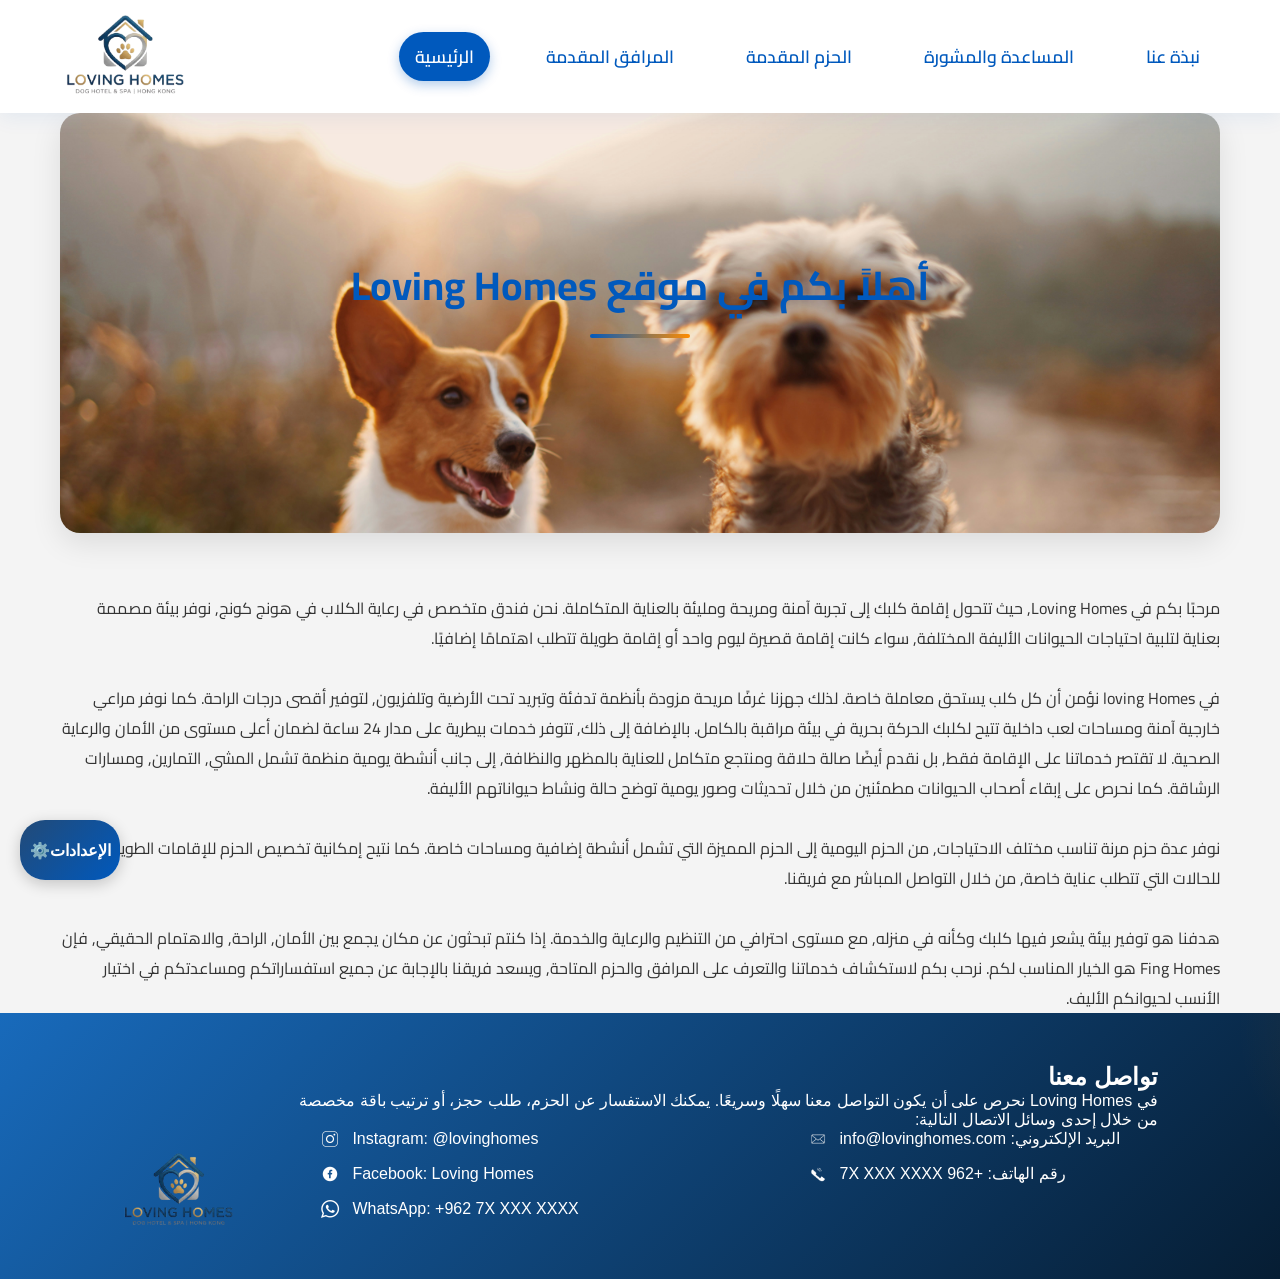
<file: index.html>
<!DOCTYPE html>
<html lang="ar" dir="rtl">
<head>
    <meta charset="UTF-8">
    <meta name="viewport" content="width=device-width, initial-scale=1.0, maximum-scale=5.0, user-scalable=yes">
    <meta name="description" content="Loving Homes - رعاية وإقامة الحيوانات الأليفة">
    <meta name="theme-color" content="#0059BD">
    <title>Loving Homes | الرئيسية</title>
    <link rel="stylesheet" href="style.css">
    <link rel="stylesheet" href="https://cdnjs.cloudflare.com/ajax/libs/font-awesome/6.0.0/css/all.min.css">
    <link href="https://fonts.googleapis.com/css2?family=Cairo:wght@400;700&display=swap" rel="stylesheet">
    <link rel="icon" type="image/png" href="images/iconweb2.png">
</head>
<body>

    <header>
        <nav>
            <ul>
                <li><a href="about.html">نبذة عنا</a></li>
                <li><a href="help.html">المساعدة والمشورة</a></li>
                <li><a href="packages.html">الحزم المقدمة</a></li>
                <li><a href="facilities.html">المرافق المقدمة</a></li>
                <li><a href="home.html" class="active">الرئيسية</a></li>
            </ul>
        </nav>
        <div class="logo">
            <a href="home.html"><img src="images/iconweb2.png" alt="Loving Homes Logo" title="Loving Homes Logo" loading="lazy"></a>
        </div>
    </header>

    <section class="hero-container">
        <div class="hero-card">
            <div class="hero-image">
                <img src="images/home.jpg" alt="Dogs" title="Dogs" loading="lazy">
                <h1 class="hero-title">أهلاً بكم في موقع Loving Homes</h1>
            </div>
            <div class="hero-content">
                <p>مرحباً بكم في Loving Homes، حيث تتحول إقامة كلبك إلى تجربة آمنة ومريحة ومليئة بالعناية المتكاملة...</p>
                <p>هدفنا هو توفير بيئة يشعر فيها كلبك وكأنه في منزله، مع مستوى احترافي من التنظيم والرعاية والخدمة.</p>
            </div>
        </div>
        <br><br>

        <div class="p-home">
            <p>مرحبًا بكم في Loving Homes, حيث تتحول إقامة كلبك إلى تجربة آمنة ومريحة ومليئة بالعناية المتكاملة. نحن فندق متخصص في رعاية الكلاب في هونج كونج, نوفر بيئة مصممة بعناية لتلبية احتياجات الحيوانات الأليفة المختلفة, سواء كانت إقامة قصيرة ليوم واحد أو إقامة طويلة تتطلب اهتمامًا إضافيًا.

<br><br>
في loving Homes نؤمن أن كل كلب يستحق معاملة خاصة. لذلك جهزنا غرفًا مريحة مزودة بأنظمة تدفئة وتبريد تحت الأرضية وتلفزيون, لتوفير أقصى درجات الراحة. كما نوفر مراعي خارجية آمنة ومساحات لعب داخلية تتيح لكلبك الحركة بحرية في بيئة مراقبة بالكامل. بالإضافة إلى ذلك, تتوفر خدمات بيطرية على مدار 24 ساعة لضمان أعلى مستوى من الأمان والرعاية الصحية.
لا تقتصر خدماتنا على الإقامة فقط, بل نقدم أيضًا صالة حلاقة ومنتجع متكامل للعناية بالمظهر والنظافة, إلى جانب أنشطة يومية منظمة تشمل المشي, التمارين, ومسارات الرشاقة. كما نحرص على إبقاء أصحاب الحيوانات مطمئنين من خلال تحديثات وصور يومية توضح حالة ونشاط حيواناتهم الأليفة.
<br><br>

نوفر عدة حزم مرنة تناسب مختلف الاحتياجات, من الحزم اليومية إلى الحزم المميزة التي تشمل أنشطة إضافية ومساحات خاصة. كما نتيح إمكانية تخصيص الحزم للإقامات الطويلة أو للحالات التي تتطلب عناية خاصة, من خلال التواصل المباشر مع فريقنا.
<br><br>

هدفنا هو توفير بيئة يشعر فيها كلبك وكأنه في منزله, مع مستوى احترافي من التنظيم والرعاية والخدمة. إذا كنتم تبحثون عن مكان يجمع بين الأمان, الراحة, والاهتمام الحقيقي, فإن Fing Homes هو الخيار المناسب لكم.
نرحب بكم لاستكشاف خدماتنا والتعرف على المرافق والحزم المتاحة, ويسعد فريقنا بالإجابة عن جميع استفساراتكم ومساعدتكم في اختيار الأنسب لحيوانكم الأليف.</p>
        </div>

        <!-- إضافة أيقونات الخدمات السريعة -->
        
    </section>

    <!-- زر الإعدادات - نص فقط -->
<button type="button" onclick="openSettings()" class="settings-floating-btn">
     الإعدادات⚙️
</button>

<!-- نافذة الإعدادات المنبثقة -->
<div id="settingsModal" class="modal-overlay">
    <div class="modal-content">
        <h2 class="modal-title">⚙️ إعدادات الموقع</h2>
        
        
        
        <div class="setting-item">
                <label id="fontSizeLabel">حجم الخط: 18px</label>
                <input type="range" id="fontSizeSlider" min="14" max="32" value="18" class="font-slider" oninput="changeFontSize(this.value)">
                <div class="slider-labels">
                    <span>صغير</span>
                    <span>كبير جداً</span>
                </div>
            </div>

        <!-- زر الوضع الليلي المنسق -->
        

        <button type="button" onclick="closeSettings()" class="close-red-btn">إغلاق</button>
    </div>
</div>

   <footer class="main-footer">
        <div class="footer-container">
            <div class="footer-info">
                <h2>تواصل معنا</h2>
                <p>في Loving Homes نحرص على أن يكون التواصل معنا سهلًا وسريعًا. يمكنك الاستفسار عن الحزم، طلب حجز، أو ترتيب باقة مخصصة من خلال إحدى وسائل الاتصال التالية:</p>

                <div class="footer-columns-wrapper">
                    <div class="footer-column">
                        <div class="contact-row">
                            <span>البريد الإلكتروني: info@lovinghomes.com</span>
                            <img src="images/email-icon.png" alt="Email" loading="lazy">
                        </div>
                        <div class="contact-row">
                            <span>رقم الهاتف: +962 7X XXX XXXX</span>
                            <img src="images/phone-icon.png" alt="Phone" loading="lazy">
                        </div>
                    </div>

                    <div class="footer-column">
                        <div class="contact-row">
                            <span>Instagram: @lovinghomes</span>
                            <img src="images/instagram.png" alt="Instagram" loading="lazy">
                        </div>
                        <div class="contact-row">
                            <span>Facebook: Loving Homes</span>
                            <img src="images/facebook.png" alt="Facebook" loading="lazy">
                        </div>
                        <div class="contact-row">
                            <span>WhatsApp: +962 7X XXX XXXX</span>
                            <img src="images/whats.png" alt="WhatsApp" loading="lazy">
                        </div>
                    </div>
                </div>

              
            </div>

            <div class="footer-logo">
                <img src="images/iconweb2.png" alt="Loving Homes Logo" loading="lazy">
            </div>
        </div>
    </footer>


    <script src="script.js"></script>
</body>
</html>
</file>
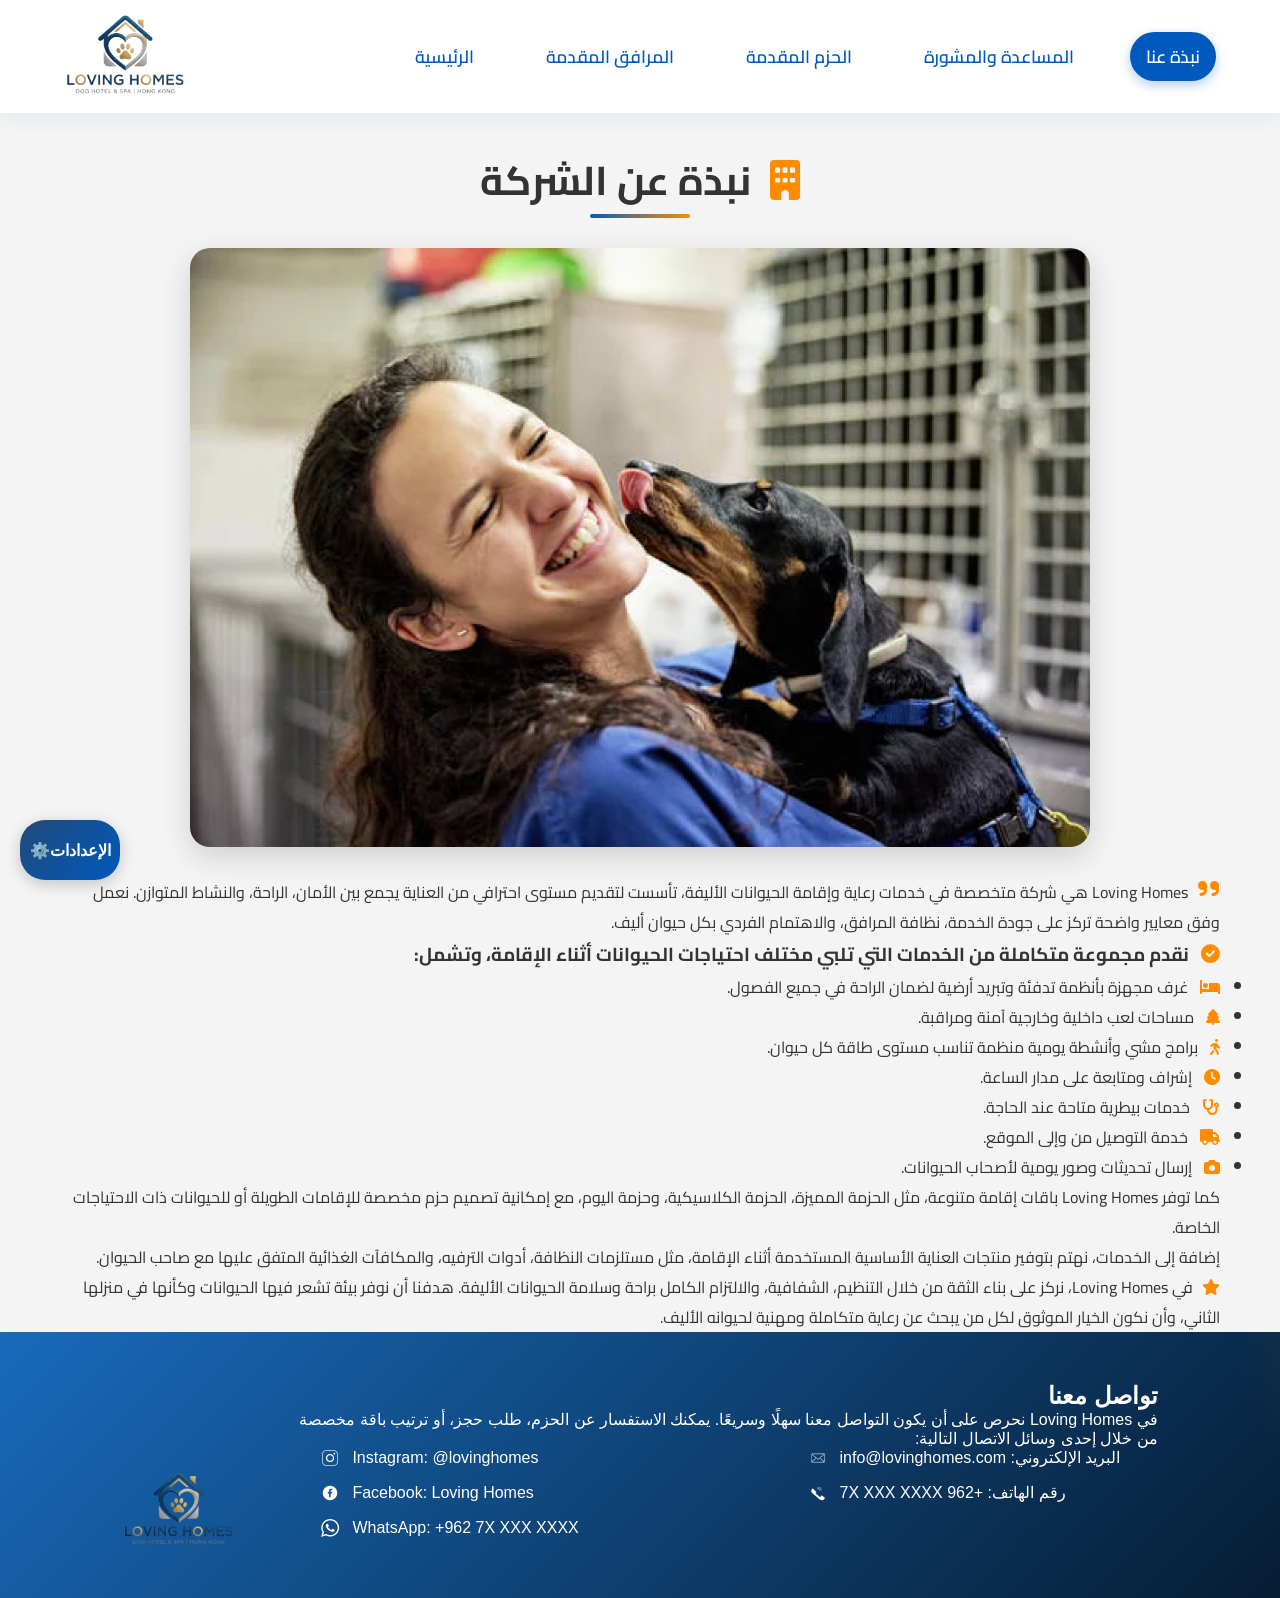
<file: about.html>
<!DOCTYPE html>
<html lang="ar" dir="rtl">
<head>
    <meta charset="UTF-8">
    <meta name="viewport" content="width=device-width, initial-scale=1.0, maximum-scale=5.0, user-scalable=yes">
    <meta name="description" content="Loving Homes - رعاية وإقامة الحيوانات الأليفة">
    <meta name="theme-color" content="#0059BD">
    <title>Loving Homes | نبذة عنا</title>
    <link rel="stylesheet" href="style.css">
    <link rel="stylesheet" href="https://cdnjs.cloudflare.com/ajax/libs/font-awesome/6.0.0/css/all.min.css">
    <link href="https://fonts.googleapis.com/css2?family=Cairo:wght@400;700&display=swap" rel="stylesheet">
    <link rel="icon" type="image/png" href="images/iconweb2.png">
</head>
<body>

    <header>
        <nav>
            <ul>
                <li><a href="about.html" class="active">نبذة عنا</a></li>
                <li><a href="help.html">المساعدة والمشورة</a></li>
                <li><a href="packages.html">الحزم المقدمة</a></li>
                <li><a href="facilities.html">المرافق المقدمة</a></li>
                <li><a href="home.html">الرئيسية</a></li>
            </ul>
        </nav>
        <div class="logo">
            <a href="home.html"><img src="images/iconweb2.png" alt="Loving Homes Logo" title="Loving Homes Logo" loading="lazy"></a>
        </div>
    </header>

    <main class="about-main-container">
        <h1 class="page-title" style="font-size: 40px;">
            <i class="fas fa-building" style="margin-left: 10px; color: var(--accent-orange);"></i>
            نبذة عن الشركة
        </h1>

        <div class="about-exclusive-card">
            <div class="about-img-box">
                <img src="images/about.png" alt="Loving Homes About" title="Loving Homes About" class="about-resized-image">
            </div>

            <div class="about-full-text">
                <p>
                    <i class="fas fa-quote-right" style="color: var(--accent-orange); font-size: 1.5rem; margin-left: 10px; float: right;"></i>
                    Loving Homes هي شركة متخصصة في خدمات رعاية وإقامة الحيوانات الأليفة، تأسست لتقديم مستوى احترافي من العناية يجمع بين الأمان، الراحة، والنشاط المتوازن. نعمل وفق معايير واضحة تركز على جودة الخدمة، نظافة المرافق، والاهتمام الفردي بكل حيوان أليف.
                </p>

                <div class="about-services-block">
                    <h3>
                        <i class="fas fa-check-circle" style="color: var(--accent-orange); margin-left: 8px;"></i>
                        نقدم مجموعة متكاملة من الخدمات التي تلبي مختلف احتياجات الحيوانات أثناء الإقامة، وتشمل:
                    </h3>
                    <ul class="about-points-list">
                        <li><i class="fas fa-bed" style="color: var(--accent-orange); margin-left: 8px;"></i> غرف مجهزة بأنظمة تدفئة وتبريد أرضية لضمان الراحة في جميع الفصول.</li>
                        <li><i class="fas fa-tree" style="color: var(--accent-orange); margin-left: 8px;"></i> مساحات لعب داخلية وخارجية آمنة ومراقبة.</li>
                        <li><i class="fas fa-walking" style="color: var(--accent-orange); margin-left: 8px;"></i> برامج مشي وأنشطة يومية منظمة تناسب مستوى طاقة كل حيوان.</li>
                        <li><i class="fas fa-clock" style="color: var(--accent-orange); margin-left: 8px;"></i> إشراف ومتابعة على مدار الساعة.</li>
                        <li><i class="fas fa-stethoscope" style="color: var(--accent-orange); margin-left: 8px;"></i> خدمات بيطرية متاحة عند الحاجة.</li>
                        <li><i class="fas fa-truck" style="color: var(--accent-orange); margin-left: 8px;"></i> خدمة التوصيل من وإلى الموقع.</li>
                        <li><i class="fas fa-camera" style="color: var(--accent-orange); margin-left: 8px;"></i> إرسال تحديثات وصور يومية لأصحاب الحيوانات.</li>
                    </ul>
                </div>

                <p>
                    كما توفر Loving Homes باقات إقامة متنوعة، مثل الحزمة المميزة، الحزمة الكلاسيكية، وحزمة اليوم، مع إمكانية تصميم حزم مخصصة للإقامات الطويلة أو للحيوانات ذات الاحتياجات الخاصة.
                </p>

                <p>
                    إضافة إلى الخدمات، نهتم بتوفير منتجات العناية الأساسية المستخدمة أثناء الإقامة، مثل مستلزمات النظافة، أدوات الترفيه، والمكافآت الغذائية المتفق عليها مع صاحب الحيوان.
                </p>

                <p class="about-vision-footer">
                    <i class="fas fa-star" style="color: var(--accent-orange); margin-left: 5px;"></i>
                    في Loving Homes، نركز على بناء الثقة من خلال التنظيم، الشفافية، والالتزام الكامل براحة وسلامة الحيوانات الأليفة. هدفنا أن نوفر بيئة تشعر فيها الحيوانات وكأنها في منزلها الثاني، وأن نكون الخيار الموثوق لكل من يبحث عن رعاية متكاملة ومهنية لحيوانه الأليف.
                </p>
            </div>
        </div>
    </main>

    <footer class="main-footer">
        <div class="footer-container">
            <div class="footer-info">
                <h2>تواصل معنا</h2>
                <p>في Loving Homes نحرص على أن يكون التواصل معنا سهلًا وسريعًا. يمكنك الاستفسار عن الحزم، طلب حجز، أو ترتيب باقة مخصصة من خلال إحدى وسائل الاتصال التالية:</p>

                <div class="footer-columns-wrapper">
                    <div class="footer-column">
                        <div class="contact-row">
                            <span>البريد الإلكتروني: info@lovinghomes.com</span>
                            <img src="images/email-icon.png" alt="Email">
                        </div>
                        <div class="contact-row">
                            <span>رقم الهاتف: +962 7X XXX XXXX</span>
                            <img src="images/phone-icon.png" alt="Phone">
                        </div>
                    </div>

                    <div class="footer-column">
                        <div class="contact-row">
                            <span>Instagram: @lovinghomes</span>
                            <img src="images/instagram.png" alt="Instagram">
                        </div>
                        <div class="contact-row">
                            <span>Facebook: Loving Homes</span>
                            <img src="images/facebook.png" alt="Facebook">
                        </div>
                        <div class="contact-row">
                            <span>WhatsApp: +962 7X XXX XXXX</span>
                            <img src="images/whats.png" alt="WhatsApp">
                        </div>
                    </div>
                </div>

               
            </div>

            <div class="footer-logo">
                <img src="images/iconweb2.png" alt="Loving Homes Logo">
            </div>
        </div>
    </footer>

 <button type="button" onclick="openSettings()" class="settings-floating-btn">
     الإعدادات⚙️
</button>

<!-- نافذة الإعدادات المنبثقة -->
<div id="settingsModal" class="modal-overlay">
    <div class="modal-content">
        <h2 class="modal-title">⚙️ إعدادات الموقع</h2>
        
        
        
        <div class="setting-item">
                <label id="fontSizeLabel">حجم الخط: 18px</label>
                <input type="range" id="fontSizeSlider" min="14" max="32" value="18" class="font-slider" oninput="changeFontSize(this.value)">
                <div class="slider-labels">
                    <span>صغير</span>
                    <span>كبير جداً</span>
                </div>
            </div>

        <!-- زر الوضع الليلي المنسق -->
        

        <button type="button" onclick="closeSettings()" class="close-red-btn">إغلاق</button>
    </div>
</div>

    <script src="script.js"></script>
</body>
</html>
</file>
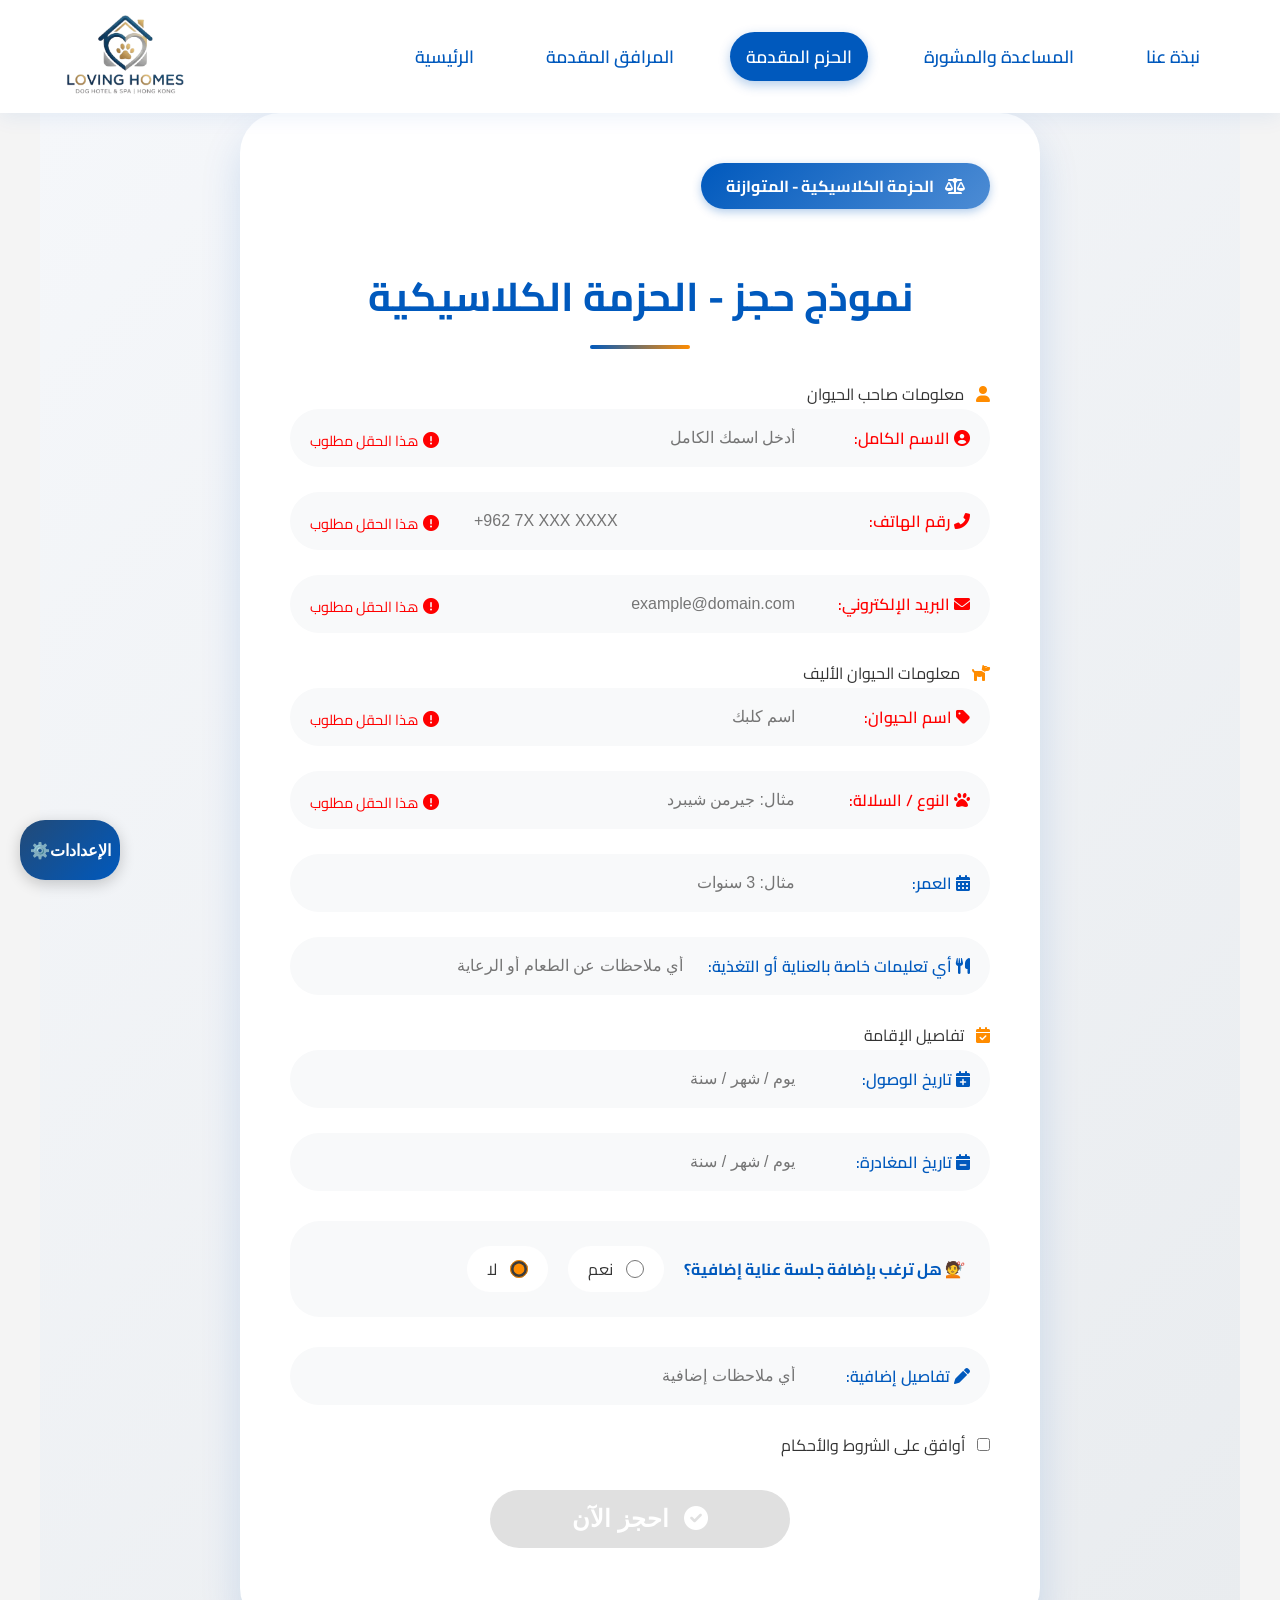
<file: classicpackage.html>
<!DOCTYPE html>
<html lang="ar" dir="rtl">
<head>
    <meta charset="UTF-8">
    <meta name="viewport" content="width=device-width, initial-scale=1.0, maximum-scale=5.0, user-scalable=yes">
    <meta name="description" content="Loving Homes - رعاية وإقامة الحيوانات الأليفة">
    <meta name="theme-color" content="#0059BD">
    <title>Loving Homes | حجز الحزمة الكلاسيكية</title>
    <link rel="stylesheet" href="style.css">
    <link rel="stylesheet" href="https://cdnjs.cloudflare.com/ajax/libs/font-awesome/6.0.0/css/all.min.css">
    <link href="https://fonts.googleapis.com/css2?family=Cairo:wght@400;700&display=swap" rel="stylesheet">
    <link rel="icon" type="image/png" href="images/iconweb2.png">
    <style>
        .package-badge {
            background: linear-gradient(135deg, #0059BD, #4d8cd4);
            color: white;
            padding: 8px 25px;
            border-radius: 50px;
            display: inline-block;
            margin-bottom: 20px;
            font-weight: bold;
            box-shadow: 0 3px 10px rgba(0,89,189,0.3);
        }
    </style>
</head>
<body>

    <header>
        <nav>
            <ul>
                <li><a href="about.html">نبذة عنا</a></li>
                <li><a href="help.html">المساعدة والمشورة</a></li>
                <li><a href="packages.html" class="active">الحزم المقدمة</a></li>
                <li><a href="facilities.html">المرافق المقدمة</a></li>
                <li><a href="home.html">الرئيسية</a></li>
            </ul>
        </nav>
        <div class="logo">
            <a href="home.html"><img src="images/iconweb2.png" alt="Loving Homes Logo" title="Loving Homes Logo"></a>
        </div>
    </header>

    <main class="booking-page-wrapper">
        <div class="booking-flat-card">
            <div class="package-badge">
                <i class="fas fa-balance-scale" style="margin-left: 8px;"></i>
                الحزمة الكلاسيكية - المتوازنة
            </div>
            <h2 class="form-title-classic">نموذج حجز - الحزمة الكلاسيكية</h2>

            <form action="#" class="booking-form">
                <div class="form-group-title">
                    <i class="fas fa-user" style="margin-left: 8px; color: var(--accent-orange);"></i>
                    معلومات صاحب الحيوان
                </div>
                <div class="input-row">
                    <label><i class="fas fa-user-circle"></i> الاسم الكامل:</label>
                    <input type="text" name="owner-name" required placeholder="أدخل اسمك الكامل">
                </div>
                <div class="input-row">
                    <label><i class="fas fa-phone-alt"></i> رقم الهاتف:</label>
                    <input type="tel" name="phone" required placeholder="+962 7X XXX XXXX">
                </div>
                <div class="input-row">
                    <label><i class="fas fa-envelope"></i> البريد الإلكتروني:</label>
                    <input type="email" name="email" required placeholder="example@domain.com">
                </div>

                <div class="form-group-title">
                    <i class="fas fa-dog" style="margin-left: 8px; color: var(--accent-orange);"></i>
                    معلومات الحيوان الأليف
                </div>
                <div class="input-row">
                    <label><i class="fas fa-tag"></i> اسم الحيوان:</label>
                    <input type="text" name="pet-name" required placeholder="اسم كلبك">
                </div>
                <div class="input-row">
                    <label><i class="fas fa-paw"></i> النوع / السلالة:</label>
                    <input type="text" name="breed" required placeholder="مثال: جيرمن شيبرد">
                </div>
                <div class="input-row">
                    <label><i class="fas fa-calendar-alt"></i> العمر:</label>
                    <input type="text" name="age" placeholder="مثال: 3 سنوات">
                </div>
                <div class="input-row">
                    <label><i class="fas fa-utensils"></i> أي تعليمات خاصة بالعناية أو التغذية:</label>
                    <input type="text" name="instructions" placeholder="أي ملاحظات عن الطعام أو الرعاية">
                </div>

                <div class="form-group-title">
                    <i class="fas fa-calendar-check" style="margin-left: 8px; color: var(--accent-orange);"></i>
                    تفاصيل الإقامة
                </div>
                <div class="input-row">
                    <label><i class="fas fa-calendar-plus"></i> تاريخ الوصول:</label>
                    <input type="text" name="arrival" placeholder="يوم / شهر / سنة">
                </div>
                <div class="input-row">
                    <label><i class="fas fa-calendar-minus"></i> تاريخ المغادرة:</label>
                    <input type="text" name="departure" placeholder="يوم / شهر / سنة">
                </div>

                <div class="checkbox-options">
                    <p>
                        <span style="font-weight: bold; color: var(--main-blue);">💇 هل ترغب بإضافة جلسة عناية إضافية؟</span>
                        <label><input type="radio" name="grooming" value="yes"> <span style="margin-right: 5px;">نعم</span></label>
                        <label><input type="radio" name="grooming" value="no" checked> <span style="margin-right: 5px;">لا</span></label>
                    </p>
                </div>

                <div class="input-row">
                    <label><i class="fas fa-pen"></i> تفاصيل إضافية:</label>
                    <input type="text" name="extra" placeholder="أي ملاحظات إضافية">
                </div>

                <div class="terms-check">
                    <label>
                        <input type="checkbox" id="terms" required>
                        <span style="margin-right: 8px;">أوافق على الشروط والأحكام</span>
                    </label>
                </div>

                <button type="submit" id="bookingBtn" class="booking-btn" disabled>
                    <i class="fas fa-check-circle" style="margin-left: 8px;"></i>
                    احجز الآن
                </button>
            </form>
        </div>
    </main>

   <button type="button" onclick="openSettings()" class="settings-floating-btn">
     الإعدادات⚙️
</button>

<!-- نافذة الإعدادات المنبثقة -->
<div id="settingsModal" class="modal-overlay">
    <div class="modal-content">
        <h2 class="modal-title">⚙️ إعدادات الموقع</h2>
        
        
        
        <div class="setting-item">
                <label id="fontSizeLabel">حجم الخط: 18px</label>
                <input type="range" id="fontSizeSlider" min="14" max="32" value="18" class="font-slider" oninput="changeFontSize(this.value)">
                <div class="slider-labels">
                    <span>صغير</span>
                    <span>كبير جداً</span>
                </div>
            </div>

        <!-- زر الوضع الليلي المنسق -->
        

        <button type="button" onclick="closeSettings()" class="close-red-btn">إغلاق</button>
    </div>
</div>

    <script src="script.js"></script>
</body>
</html>
</file>
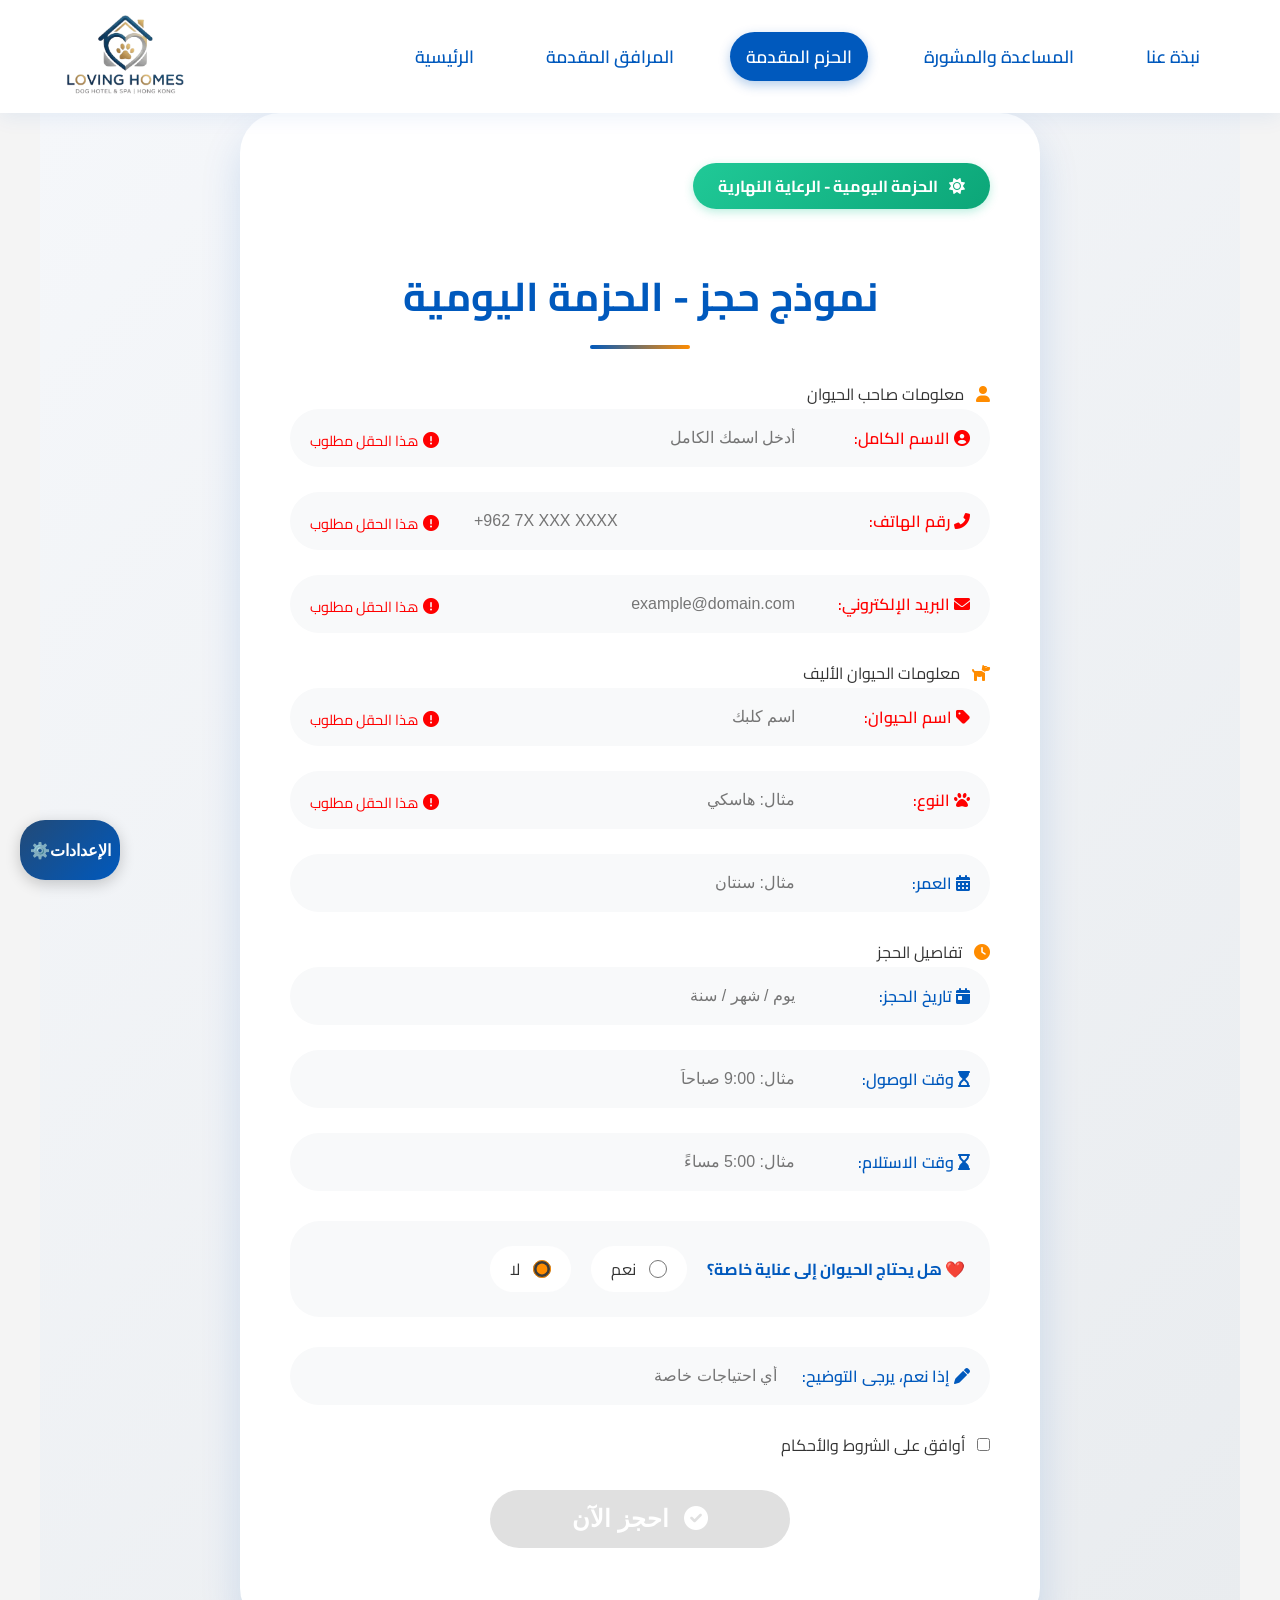
<file: daypackage.html>
<!DOCTYPE html>
<html lang="ar" dir="rtl">
<head>
    <meta charset="UTF-8">
    <meta name="viewport" content="width=device-width, initial-scale=1.0, maximum-scale=5.0, user-scalable=yes">
    <meta name="description" content="Loving Homes - رعاية وإقامة الحيوانات الأليفة">
    <meta name="theme-color" content="#0059BD">
    <title>Loving Homes | حجز الحزمة اليومية</title>
    <link rel="stylesheet" href="style.css">
    <link rel="stylesheet" href="https://cdnjs.cloudflare.com/ajax/libs/font-awesome/6.0.0/css/all.min.css">
    <link href="https://fonts.googleapis.com/css2?family=Cairo:wght@400;700&display=swap" rel="stylesheet">
    <link rel="icon" type="image/png" href="images/iconweb2.png">
    <style>
        .package-badge {
            background: linear-gradient(135deg, #20c997, #0ca678);
            color: white;
            padding: 8px 25px;
            border-radius: 50px;
            display: inline-block;
            margin-bottom: 20px;
            font-weight: bold;
            box-shadow: 0 3px 10px rgba(32,201,151,0.3);
        }
    </style>
</head>
<body>

    <header>
        <nav>
            <ul>
                <li><a href="about.html">نبذة عنا</a></li>
                <li><a href="help.html">المساعدة والمشورة</a></li>
                <li><a href="packages.html" class="active">الحزم المقدمة</a></li>
                <li><a href="facilities.html">المرافق المقدمة</a></li>
                <li><a href="home.html">الرئيسية</a></li>
            </ul>
        </nav>
        <div class="logo">
            <a href="home.html"><img src="images/iconweb2.png" alt="Loving Homes Logo" title="Loving Homes Logo"></a>
        </div>
    </header>

    <main class="booking-page-wrapper">
        <div class="booking-flat-card">
            <div class="package-badge">
                <i class="fas fa-sun" style="margin-left: 8px;"></i>
                الحزمة اليومية - الرعاية النهارية
            </div>
            <h2 class="form-title-day">نموذج حجز - الحزمة اليومية</h2>

            <form action="#" class="booking-form" id="dayBookingForm">
                <div class="form-group-title">
                    <i class="fas fa-user" style="margin-left: 8px; color: var(--accent-orange);"></i>
                    معلومات صاحب الحيوان
                </div>
                <div class="input-row">
                    <label><i class="fas fa-user-circle"></i> الاسم الكامل:</label>
                    <input type="text" name="owner-name" required placeholder="أدخل اسمك الكامل">
                </div>
                <div class="input-row">
                    <label><i class="fas fa-phone-alt"></i> رقم الهاتف:</label>
                    <input type="tel" name="phone" required placeholder="+962 7X XXX XXXX">
                </div>
                <div class="input-row">
                    <label><i class="fas fa-envelope"></i> البريد الإلكتروني:</label>
                    <input type="email" name="email" required placeholder="example@domain.com">
                </div>

                <div class="form-group-title">
                    <i class="fas fa-dog" style="margin-left: 8px; color: var(--accent-orange);"></i>
                    معلومات الحيوان الأليف
                </div>
                <div class="input-row">
                    <label><i class="fas fa-tag"></i> اسم الحيوان:</label>
                    <input type="text" name="pet-name" required placeholder="اسم كلبك">
                </div>
                <div class="input-row">
                    <label><i class="fas fa-paw"></i> النوع:</label>
                    <input type="text" name="type" required placeholder="مثال: هاسكي">
                </div>
                <div class="input-row">
                    <label><i class="fas fa-calendar-alt"></i> العمر:</label>
                    <input type="text" name="age" placeholder="مثال: سنتان">
                </div>

                <div class="form-group-title">
                    <i class="fas fa-clock" style="margin-left: 8px; color: var(--accent-orange);"></i>
                    تفاصيل الحجز
                </div>
                <div class="input-row">
                    <label><i class="fas fa-calendar-day"></i> تاريخ الحجز:</label>
                    <input type="text" name="date" placeholder="يوم / شهر / سنة">
                </div>
                <div class="input-row">
                    <label><i class="fas fa-hourglass-start"></i> وقت الوصول:</label>
                    <input type="text" name="arrival-time" placeholder="مثال: 9:00 صباحاً">
                </div>
                <div class="input-row">
                    <label><i class="fas fa-hourglass-end"></i> وقت الاستلام:</label>
                    <input type="text" name="pickup-time" placeholder="مثال: 5:00 مساءً">
                </div>

                <div class="checkbox-options">
                    <p>
                        <span style="font-weight: bold; color: var(--main-blue);">❤️ هل يحتاج الحيوان إلى عناية خاصة؟</span>
                        <label><input type="radio" name="special-care" value="yes"> <span style="margin-right: 5px;">نعم</span></label>
                        <label><input type="radio" name="special-care" value="no" checked> <span style="margin-right: 5px;">لا</span></label>
                    </p>
                </div>

                <div class="input-row">
                    <label><i class="fas fa-pen"></i> إذا نعم، يرجى التوضيح:</label>
                    <input type="text" name="care-details" placeholder="أي احتياجات خاصة">
                </div>

                <div class="terms-check">
                    <label>
                        <input type="checkbox" id="terms" required>
                        <span style="margin-right: 8px;">أوافق على الشروط والأحكام</span>
                    </label>
                </div>

                <button type="submit" id="bookingBtn" class="booking-btn" disabled>
                    <i class="fas fa-check-circle" style="margin-left: 8px;"></i>
                    احجز الآن
                </button>
            </form>
        </div>
    </main>

    <button type="button" onclick="openSettings()" class="settings-floating-btn">
     الإعدادات⚙️
</button>

<!-- نافذة الإعدادات المنبثقة -->
<div id="settingsModal" class="modal-overlay">
    <div class="modal-content">
        <h2 class="modal-title">⚙️ إعدادات الموقع</h2>
        
        
        
        <div class="setting-item">
                <label id="fontSizeLabel">حجم الخط: 18px</label>
                <input type="range" id="fontSizeSlider" min="14" max="32" value="18" class="font-slider" oninput="changeFontSize(this.value)">
                <div class="slider-labels">
                    <span>صغير</span>
                    <span>كبير جداً</span>
                </div>
            </div>

        <!-- زر الوضع الليلي المنسق -->
        

        <button type="button" onclick="closeSettings()" class="close-red-btn">إغلاق</button>
    </div>
</div>

    <script src="script.js"></script>
</body>
</html>
</file>
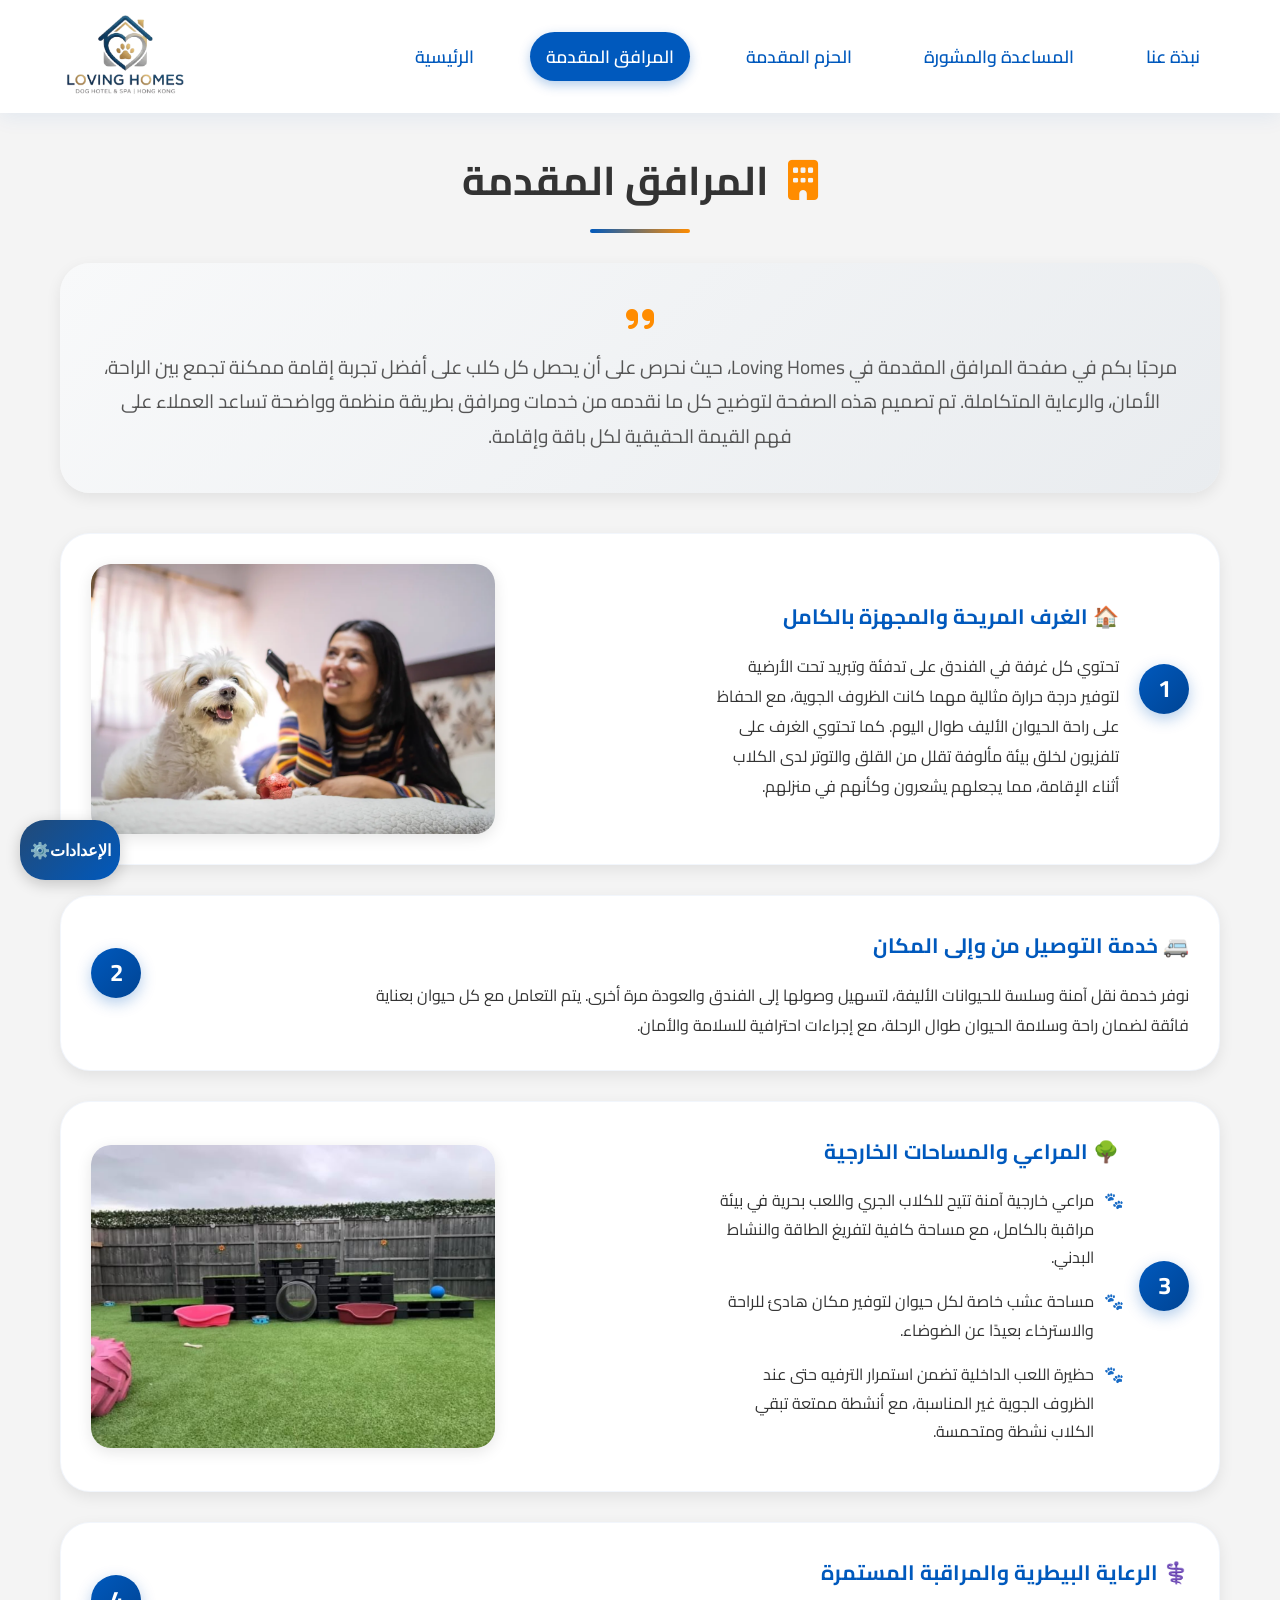
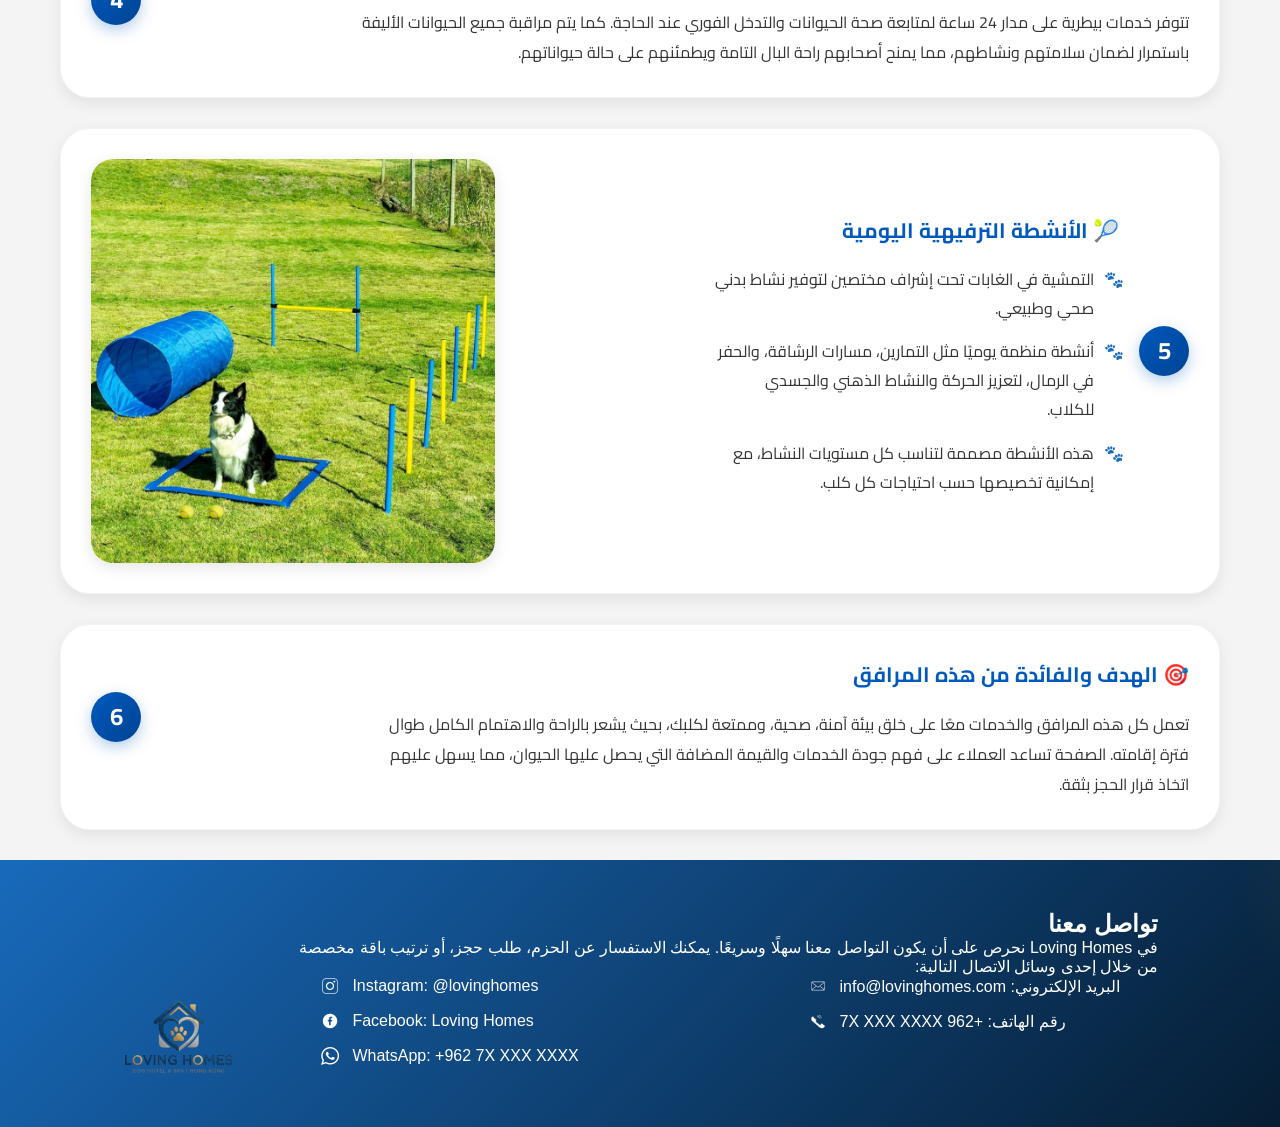
<file: facilities.html>
<!DOCTYPE html>
<html lang="ar" dir="rtl">
<head>
    <meta charset="UTF-8">
    <meta name="viewport" content="width=device-width, initial-scale=1.0, maximum-scale=5.0, user-scalable=yes">
    <meta name="description" content="Loving Homes - رعاية وإقامة الحيوانات الأليفة">
    <meta name="theme-color" content="#0059BD">
    <title>Loving Homes | المرافق المقدمة</title>
    <link rel="stylesheet" href="style.css">
    <link rel="stylesheet" href="https://cdnjs.cloudflare.com/ajax/libs/font-awesome/6.0.0/css/all.min.css">
    <link href="https://fonts.googleapis.com/css2?family=Cairo:wght@400;700&display=swap" rel="stylesheet">
    <link rel="icon" type="image/png" href="images/iconweb2.png">
    <style>
        /* تنسيقات إضافية لصفحة المرافق */
        .facility-item {
            background: white;
            border-radius: 30px;
            padding: 30px;
            margin-bottom: 30px;
            box-shadow: var(--shadow-sm);
            transition: var(--transition);
            border: 1px solid rgba(0,89,189,0.05);
        }
        
        .facility-item:hover {
            transform: translateY(-5px);
            box-shadow: var(--shadow-lg);
        }
        
        .facility-number {
            display: inline-block;
            width: 50px;
            height: 50px;
            background: linear-gradient(135deg, var(--main-blue), #004494);
            color: white;
            border-radius: 50%;
            text-align: center;
            line-height: 50px;
            font-size: 1.5rem;
            font-weight: bold;
            margin-bottom: 20px;
            box-shadow: 0 5px 15px rgba(0,89,189,0.3);
        }
        
        .facility-item strong {
            color: var(--main-blue);
            font-size: 1.3rem;
            display: block;
            margin-bottom: 15px;
        }
        
        .facility-list-item {
            margin-bottom: 15px;
            padding-right: 25px;
            position: relative;
            line-height: 1.8;
        }
        
        .facility-list-item::before {
            content: '🐾';
            position: absolute;
            right: -5px;
            top: 0;
            font-size: 1rem;
        }
        
        body.night-mode .facility-item {
            background: #1a1a2e;
            border-color: #2d2d44;
        }
        
        .intro-text {
            background: linear-gradient(135deg, #f8f9fa, #e9ecef);
            padding: 40px;
            border-radius: 30px;
            margin-bottom: 40px;
            text-align: center;
            font-size: 1.2rem;
            line-height: 1.8;
            color: #555;
            box-shadow: var(--shadow-sm);
        }
        
        body.night-mode .intro-text {
            background: #2d2d44;
            color: #e0e0e0;
        }
    </style>
</head>
<body>

    <header>
        <nav>
            <ul>
                <li><a href="about.html">نبذة عنا</a></li>
                <li><a href="help.html">المساعدة والمشورة</a></li>
                <li><a href="packages.html">الحزم المقدمة</a></li>
                <li><a href="facilities.html" class="active">المرافق المقدمة</a></li>
                <li><a href="home.html">الرئيسية</a></li>
            </ul>
        </nav>
        <div class="logo">
            <a href="home.html"><img src="images/iconweb2.png" alt="Loving Homes Logo" title="Loving Homes Logo"></a>
        </div>
    </header>

    <main class="page-title">
        <h1>
            <i class="fas fa-building" style="margin-left: 10px; color: var(--accent-orange);"></i>
            المرافق المقدمة
        </h1>
        
        <div class="intro-text">
            <i class="fas fa-quote-right" style="color: var(--accent-orange); font-size: 2rem; display: block; margin-bottom: 15px;"></i>
            مرحبًا بكم في صفحة المرافق المقدمة في Loving Homes، حيث نحرص على أن يحصل كل كلب على أفضل تجربة إقامة ممكنة تجمع بين الراحة، الأمان، والرعاية المتكاملة. تم تصميم هذه الصفحة لتوضيح كل ما نقدمه من خدمات ومرافق بطريقة منظمة وواضحة تساعد العملاء على فهم القيمة الحقيقية لكل باقة وإقامة.
        </div>

        <!-- المرفق 1 -->
        <div class="facility-item">
            <div class="facility-number">1</div>
            <div class="facility-text">
                <strong>🏠 الغرف المريحة والمجهزة بالكامل</strong>
                <p>تحتوي كل غرفة في الفندق على تدفئة وتبريد تحت الأرضية لتوفير درجة حرارة مثالية مهما كانت الظروف الجوية، مع الحفاظ على راحة الحيوان الأليف طوال اليوم. كما تحتوي الغرف على تلفزيون لخلق بيئة مألوفة تقلل من القلق والتوتر لدى الكلاب أثناء الإقامة، مما يجعلهم يشعرون وكأنهم في منزلهم.</p>
            </div>
            <div class="facility-image">
                <img src="images/rooms.png" alt="الغرف" title="الغرف">
            </div>
        </div>

        <!-- المرفق 2 -->
        <div class="facility-item">
            <div class="facility-number">2</div>
            <div class="facility-text">
                <strong>🚐 خدمة التوصيل من وإلى المكان</strong>
                <p>نوفر خدمة نقل آمنة وسلسة للحيوانات الأليفة، لتسهيل وصولها إلى الفندق والعودة مرة أخرى. يتم التعامل مع كل حيوان بعناية فائقة لضمان راحة وسلامة الحيوان طوال الرحلة، مع إجراءات احترافية للسلامة والأمان.</p>
            </div>
        </div>

        <!-- المرفق 3 -->
        <div class="facility-item">
            <div class="facility-number">3</div>
            <div class="facility-text">
                <strong>🌳 المراعي والمساحات الخارجية</strong>
                <div class="facility-list-item">مراعي خارجية آمنة تتيح للكلاب الجري واللعب بحرية في بيئة مراقبة بالكامل، مع مساحة كافية لتفريغ الطاقة والنشاط البدني.</div>
                <div class="facility-list-item">مساحة عشب خاصة لكل حيوان لتوفير مكان هادئ للراحة والاسترخاء بعيدًا عن الضوضاء.</div>
                <div class="facility-list-item">حظيرة اللعب الداخلية تضمن استمرار الترفيه حتى عند الظروف الجوية غير المناسبة، مع أنشطة ممتعة تبقي الكلاب نشطة ومتحمسة.</div>
            </div>
            <div class="facility-image">
                <img src="images/garden.png" alt="المراعي" title="المراعي">
            </div>
        </div>

        <!-- المرفق 4 -->
        <div class="facility-item">
            <div class="facility-number">4</div>
            <div class="facility-text">
                <strong>⚕️ الرعاية البيطرية والمراقبة المستمرة</strong>
                <p>تتوفر خدمات بيطرية على مدار 24 ساعة لمتابعة صحة الحيوانات والتدخل الفوري عند الحاجة. كما يتم مراقبة جميع الحيوانات الأليفة باستمرار لضمان سلامتهم ونشاطهم، مما يمنح أصحابهم راحة البال التامة ويطمئنهم على حالة حيواناتهم.</p>
            </div>
        </div>

        <!-- المرفق 5 -->
        <div class="facility-item">
            <div class="facility-number">5</div>
            <div class="facility-text">
                <strong>🎾 الأنشطة الترفيهية اليومية</strong>
                <div class="facility-list-item">التمشية في الغابات تحت إشراف مختصين لتوفير نشاط بدني صحي وطبيعي.</div>
                <div class="facility-list-item">أنشطة منظمة يوميًا مثل التمارين، مسارات الرشاقة، والحفر في الرمال، لتعزيز الحركة والنشاط الذهني والجسدي للكلاب.</div>
                <div class="facility-list-item">هذه الأنشطة مصممة لتناسب كل مستويات النشاط، مع إمكانية تخصيصها حسب احتياجات كل كلب.</div>
            </div>
            <div class="facility-image">
                <img src="images/activites.png" alt="الأنشطة" title="الأنشطة">
            </div>
        </div>

        <!-- المرفق 6 -->
        <div class="facility-item">
            <div class="facility-number">6</div>
            <div class="facility-text">
                <strong>🎯 الهدف والفائدة من هذه المرافق</strong>
                <p>تعمل كل هذه المرافق والخدمات معًا على خلق بيئة آمنة، صحية، وممتعة لكلبك، بحيث يشعر بالراحة والاهتمام الكامل طوال فترة إقامته. الصفحة تساعد العملاء على فهم جودة الخدمات والقيمة المضافة التي يحصل عليها الحيوان، مما يسهل عليهم اتخاذ قرار الحجز بثقة.</p>
            </div>
        </div>
    </main>

    <footer class="main-footer">
        <div class="footer-container">
            <div class="footer-info">
                <h2>تواصل معنا</h2>
                <p>في Loving Homes نحرص على أن يكون التواصل معنا سهلًا وسريعًا. يمكنك الاستفسار عن الحزم، طلب حجز، أو ترتيب باقة مخصصة من خلال إحدى وسائل الاتصال التالية:</p>

                <div class="footer-columns-wrapper">
                    <div class="footer-column">
                        <div class="contact-row">
                            <span>البريد الإلكتروني: info@lovinghomes.com</span>
                            <img src="images/email-icon.png" alt="Email">
                        </div>
                        <div class="contact-row">
                            <span>رقم الهاتف: +962 7X XXX XXXX</span>
                            <img src="images/phone-icon.png" alt="Phone">
                        </div>
                    </div>

                    <div class="footer-column">
                        <div class="contact-row">
                            <span>Instagram: @lovinghomes</span>
                            <img src="images/instagram.png" alt="Instagram">
                        </div>
                        <div class="contact-row">
                            <span>Facebook: Loving Homes</span>
                            <img src="images/facebook.png" alt="Facebook">
                        </div>
                        <div class="contact-row">
                            <span>WhatsApp: +962 7X XXX XXXX</span>
                            <img src="images/whats.png" alt="WhatsApp">
                        </div>
                    </div>
                </div>

            </div>

            <div class="footer-logo">
                <img src="images/iconweb2.png" alt="Loving Homes Logo">
            </div>
        </div>
    </footer>

    <button type="button" onclick="openSettings()" class="settings-floating-btn">
     الإعدادات⚙️
</button>

<!-- نافذة الإعدادات المنبثقة -->
<div id="settingsModal" class="modal-overlay">
    <div class="modal-content">
        <h2 class="modal-title">⚙️ إعدادات الموقع</h2>
        
        
        
        <div class="setting-item">
                <label id="fontSizeLabel">حجم الخط: 18px</label>
                <input type="range" id="fontSizeSlider" min="14" max="32" value="18" class="font-slider" oninput="changeFontSize(this.value)">
                <div class="slider-labels">
                    <span>صغير</span>
                    <span>كبير جداً</span>
                </div>
            </div>

        <!-- زر الوضع الليلي المنسق -->
        

        <button type="button" onclick="closeSettings()" class="close-red-btn">إغلاق</button>
    </div>
</div>

    <script src="script.js"></script>
</body>
</html>
</file>
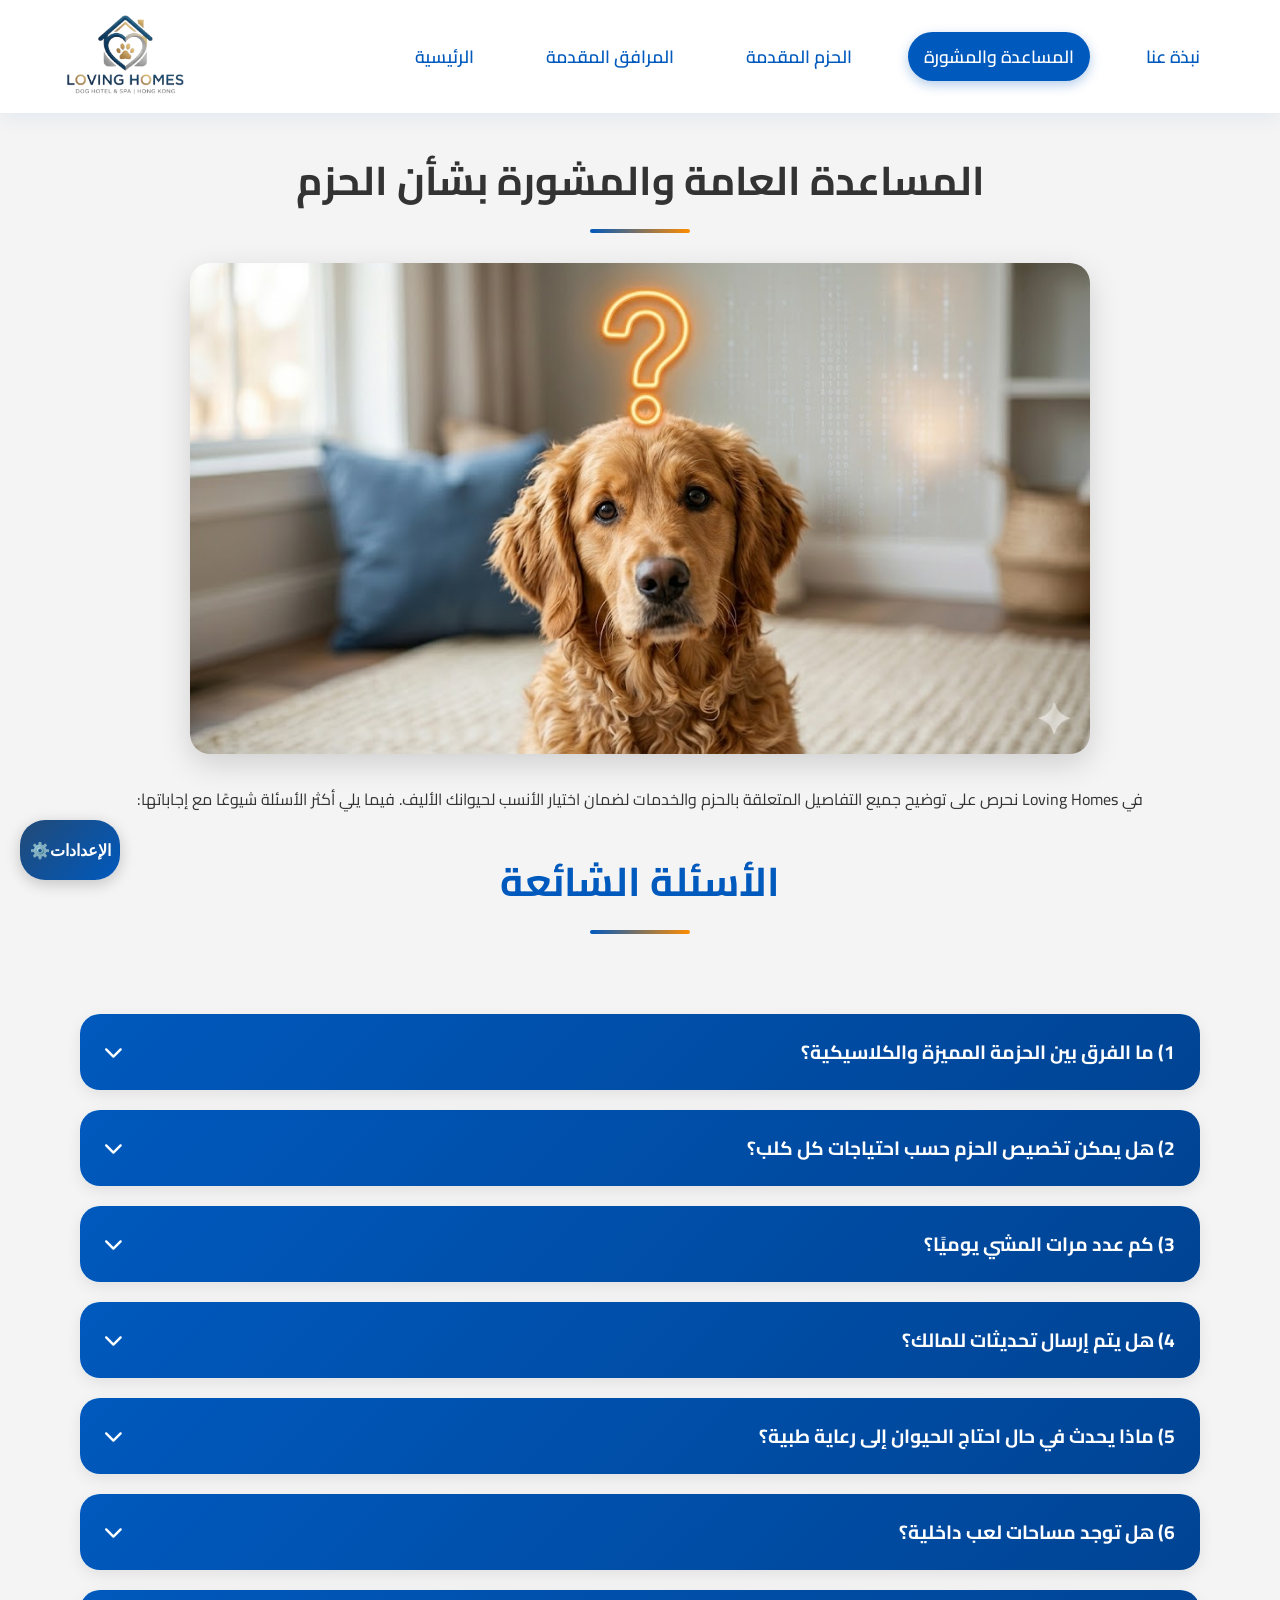
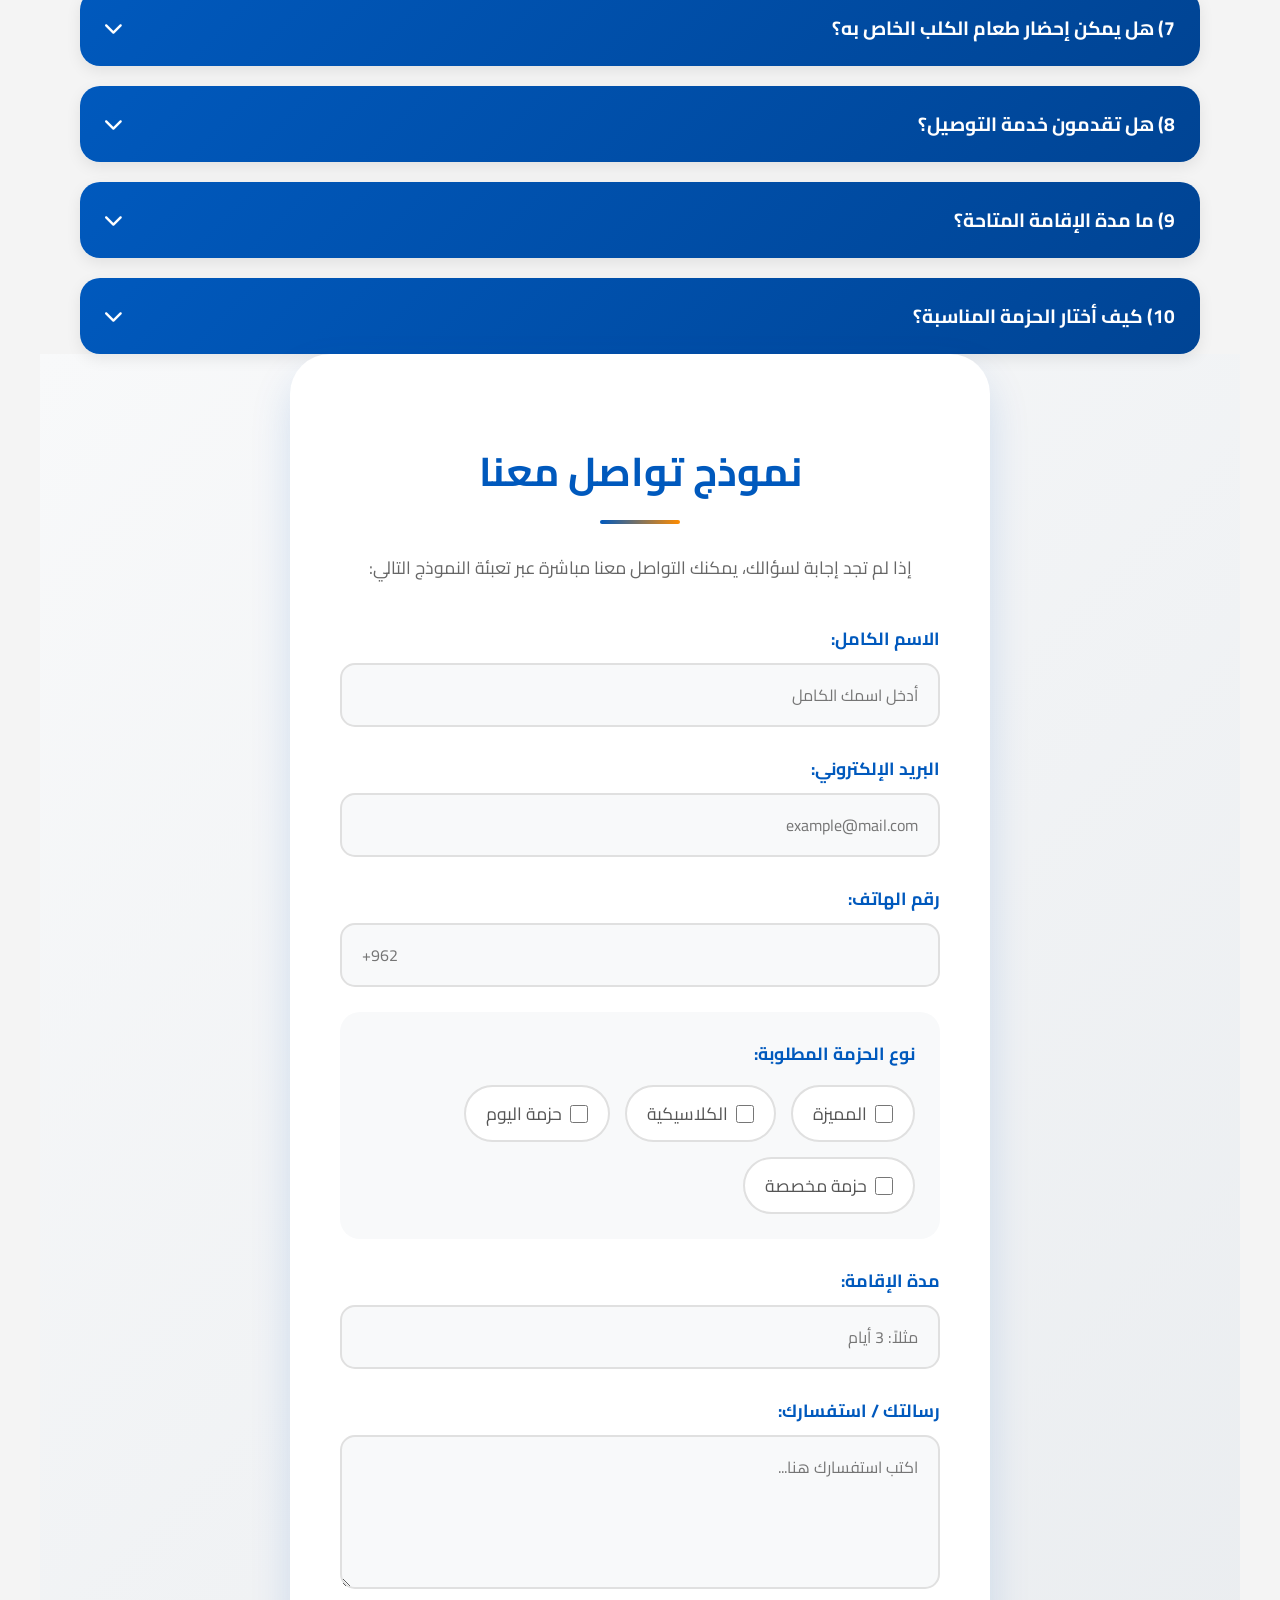
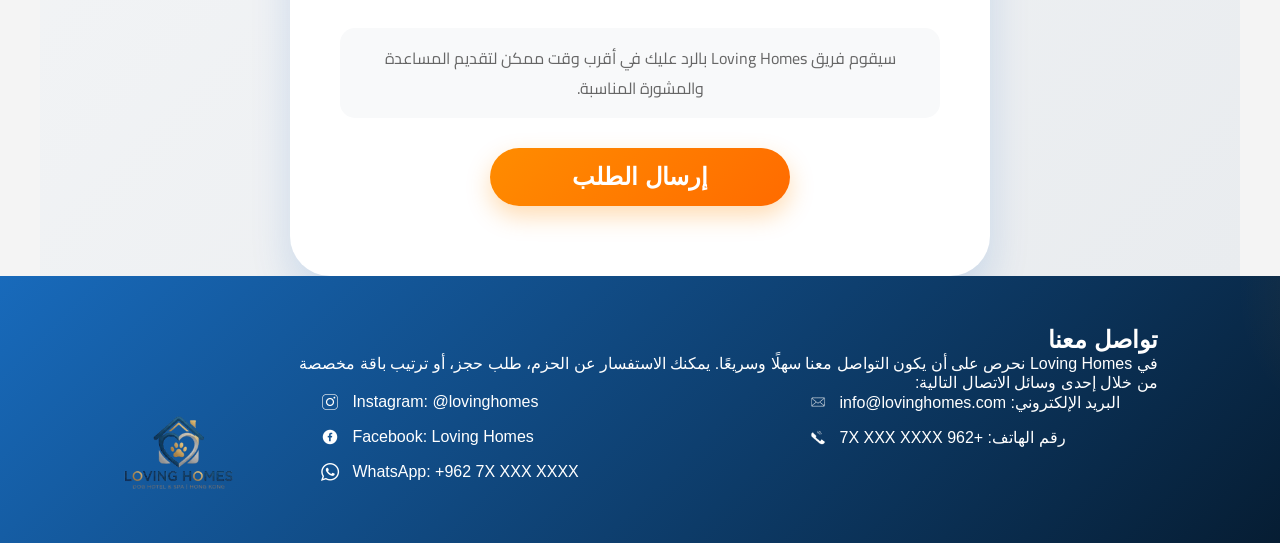
<file: help.html>
<!DOCTYPE html>
<html lang="ar" dir="rtl">
<head>
    <meta charset="UTF-8">
    <meta name="viewport" content="width=device-width, initial-scale=1.0, maximum-scale=5.0, user-scalable=yes">
    <meta name="description" content="Loving Homes - رعاية وإقامة الحيوانات الأليفة">
    <meta name="theme-color" content="#0059BD">
    <title>Loving Homes | المساعدة والمشورة</title>
    <link rel="stylesheet" href="style.css">
    <link rel="stylesheet" href="https://cdnjs.cloudflare.com/ajax/libs/font-awesome/6.0.0/css/all.min.css">
    <link href="https://fonts.googleapis.com/css2?family=Cairo:wght@400;700&display=swap" rel="stylesheet">
    <link rel="icon" type="image/png" href="images/iconweb2.png">
</head>
<body>

    <header>
        <nav>
            <ul>
                <li><a href="about.html">نبذة عنا</a></li>
                <li><a href="help.html" class="active">المساعدة والمشورة</a></li>
                <li><a href="packages.html">الحزم المقدمة</a></li>
                <li><a href="facilities.html">المرافق المقدمة</a></li>
                <li><a href="home.html">الرئيسية</a></li>
            </ul>
        </nav>
        <div class="logo">
            <a href="home.html"><img src="images/iconweb2.png" alt="Loving Homes Logo" title="Loving Homes Logo"></a>
        </div>
    </header>

    <main class="page-title">
        <h1 class="about-page-title">المساعدة العامة والمشورة بشأن الحزم</h1>

        <div class="about-exclusive-card">
            <div class="about-img-box">
                <img src="images/help.png" alt="Loving Homes Help" title="Loving Homes Help" class="about-resized-image">
            </div>

            <section class="faq-section">
                <div class="faq-header">
                    <p>في Loving Homes نحرص على توضيح جميع التفاصيل المتعلقة بالحزم والخدمات لضمان اختيار الأنسب لحيوانك الأليف. فيما يلي أكثر الأسئلة شيوعًا مع إجاباتها:</p>
                    <h1>الأسئلة الشائعة</h1>
                </div>

                <div class="faq-questions-list">
                    <!-- سيتم تحويلها تلقائياً بواسطة JavaScript -->
                    <div class="faq-block">
                        <h3>1) ما الفرق بين الحزمة المميزة والكلاسيكية؟</h3>
                        <p>الحزمة المميزة توفر عدد أنشطة ومشي أكبر يوميًا، إضافة إلى مساحة عشب خاصة وتحديثات يومية وصور، بينما الكلاسيكية تقدم توازنًا بين النشاط والراحة مع خدمات أساسية متكاملة.</p>
                    </div>

                    <div class="faq-block">
                        <h3>2) هل يمكن تخصيص الحزم حسب احتياجات كل كلب؟</h3>
                        <p>نعم، تتوفر حزم مخصصة للإقامات الطويلة أو للحيوانات ذات المتطلبات الخاصة، ويتم ترتيبها بعد التواصل معنا مباشرة.</p>
                    </div>

                    <div class="faq-block">
                        <h3>3) كم عدد مرات المشي يوميًا؟</h3>
                        <p>يعتمد ذلك على الحزمة المختارة:<br>- المميزة: أربع مرات يوميًا<br>- الكلاسيكية: ثلاث مرات يوميًا<br>- حزمة اليوم: مرتان يوميًا</p>
                    </div>

                    <div class="faq-block">
                        <h3>4) هل يتم إرسال تحديثات للمالك؟</h3>
                        <p>نعم، يتم إرسال تحديثات وصور يومية ضمن الحزمة المميزة، ويمكن الاتفاق على ذلك في الحزم الأخرى عند الطلب.</p>
                    </div>

                    <div class="faq-block">
                        <h3>5) ماذا يحدث في حال احتاج الحيوان إلى رعاية طبية؟</h3>
                        <p>تتوفر خدمات بيطرية عند الحاجة، ويتم التواصل فورًا مع صاحب الحيوان لاتخاذ الإجراء المناسب.</p>
                    </div>

                    <div class="faq-block">
                        <h3>6) هل توجد مساحات لعب داخلية؟</h3>
                        <p>نعم، تتوفر حظيرة لعب داخلية ومنطقة لعب خارجية آمنة ومجهزة.</p>
                    </div>

                    <div class="faq-block">
                        <h3>7) هل يمكن إحضار طعام الكلب الخاص به؟</h3>
                        <p>نعم، يمكن للمالك تزويدنا بالطعام المفضل للحيوان، أو يتم الاتفاق مسبقًا على نوع التغذية المناسبة.</p>
                    </div>

                    <div class="faq-block">
                        <h3>8) هل تقدمون خدمة التوصيل؟</h3>
                        <p>نعم، تتوفر خدمة التوصيل من وإلى المكان لتسهيل عملية الاستلام والتسليم.</p>
                    </div>

                    <div class="faq-block">
                        <h3>9) ما مدة الإقامة المتاحة؟</h3>
                        <p>تتوفر إقامات يومية، قصيرة، أو طويلة الأمد حسب رغبة العميل.</p>
                    </div>

                    <div class="faq-block">
                        <h3>10) كيف أختار الحزمة المناسبة؟</h3>
                        <p>يعتمد الاختيار على عمر الكلب، مستوى نشاطه، ومدة الإقامة. يمكن لفريق Loving Homes مساعدتك في تحديد الخيار الأنسب بعد استشارة سريعة.</p>
                    </div>
                </div>
            </section>
        </div>
    </main>

    <section class="contact-form-wrapper">
        <div class="form-white-flat-card">
            <h2>نموذج تواصل معنا</h2>
            <p class="form-intro">إذا لم تجد إجابة لسؤالك، يمكنك التواصل معنا مباشرة عبر تعبئة النموذج التالي:</p>

            <form action="#" method="post" class="loving-homes-form">
                <div class="input-group">
                    <label for="full-name">الاسم الكامل:</label>
                    <input type="text" id="full-name" name="full-name" required placeholder="أدخل اسمك الكامل">
                </div>

                <div class="input-group">
                    <label for="email">البريد الإلكتروني:</label>
                    <input type="email" id="email" name="email" required placeholder="example@mail.com">
                </div>

                <div class="input-group">
                    <label for="phone">رقم الهاتف:</label>
                    <input type="tel" id="phone" name="phone" required placeholder="+962">
                </div>

                <div class="package-selection">
                    <label>نوع الحزمة المطلوبة:</label>
                    <div class="checkbox-group">
                        <label><input type="checkbox" name="package" value="premium"> المميزة</label>
                        <label><input type="checkbox" name="package" value="classic"> الكلاسيكية</label>
                        <label><input type="checkbox" name="package" value="daily"> حزمة اليوم</label>
                        <label><input type="checkbox" name="package" value="custom"> حزمة مخصصة</label>
                    </div>
                </div>

                <div class="input-group">
                    <label for="duration">مدة الإقامة:</label>
                    <input type="text" id="duration" name="duration" placeholder="مثلاً: 3 أيام">
                </div>

                <div class="input-group">
                    <label for="message">رسالتك / استفسارك:</label>
                    <textarea id="message" name="message" rows="4" placeholder="اكتب استفسارك هنا..."></textarea>
                </div>

                <p class="form-footer-note">سيقوم فريق Loving Homes بالرد عليك في أقرب وقت ممكن لتقديم المساعدة والمشورة المناسبة.</p>
                
                <button type="submit" class="submit-btn">إرسال الطلب</button>
            </form>
        </div>
    </section>

    <footer class="main-footer">
        <div class="footer-container">
            <div class="footer-info">
                <h2>تواصل معنا</h2>
                <p>في Loving Homes نحرص على أن يكون التواصل معنا سهلًا وسريعًا. يمكنك الاستفسار عن الحزم، طلب حجز، أو ترتيب باقة مخصصة من خلال إحدى وسائل الاتصال التالية:</p>

                <div class="footer-columns-wrapper">
                    <div class="footer-column">
                        <div class="contact-row">
                            <span>البريد الإلكتروني: info@lovinghomes.com</span>
                            <img src="images/email-icon.png" alt="Email">
                        </div>
                        <div class="contact-row">
                            <span>رقم الهاتف: +962 7X XXX XXXX</span>
                            <img src="images/phone-icon.png" alt="Phone">
                        </div>
                    </div>

                    <div class="footer-column">
                        <div class="contact-row">
                            <span>Instagram: @lovinghomes</span>
                            <img src="images/instagram.png" alt="Instagram">
                        </div>
                        <div class="contact-row">
                            <span>Facebook: Loving Homes</span>
                            <img src="images/facebook.png" alt="Facebook">
                        </div>
                        <div class="contact-row">
                            <span>WhatsApp: +962 7X XXX XXXX</span>
                            <img src="images/whats.png" alt="WhatsApp">
                        </div>
                    </div>
                </div>
            </div>

            <div class="footer-logo">
                <img src="images/iconweb2.png" alt="Loving Homes Logo">
            </div>
        </div>
    </footer>


    <button type="button" onclick="openSettings()" class="settings-floating-btn">
     الإعدادات⚙️
</button>

<!-- نافذة الإعدادات المنبثقة -->
<div id="settingsModal" class="modal-overlay">
    <div class="modal-content">
        <h2 class="modal-title">⚙️ إعدادات الموقع</h2>
        
        
        
        <div class="setting-item">
                <label id="fontSizeLabel">حجم الخط: 18px</label>
                <input type="range" id="fontSizeSlider" min="14" max="32" value="18" class="font-slider" oninput="changeFontSize(this.value)">
                <div class="slider-labels">
                    <span>صغير</span>
                    <span>كبير جداً</span>
                </div>
            </div>

        <!-- زر الوضع الليلي المنسق -->
        

        <button type="button" onclick="closeSettings()" class="close-red-btn">إغلاق</button>
    </div>
</div>

    

       

    <script src="script.js"></script>
</body>
</html>
</file>
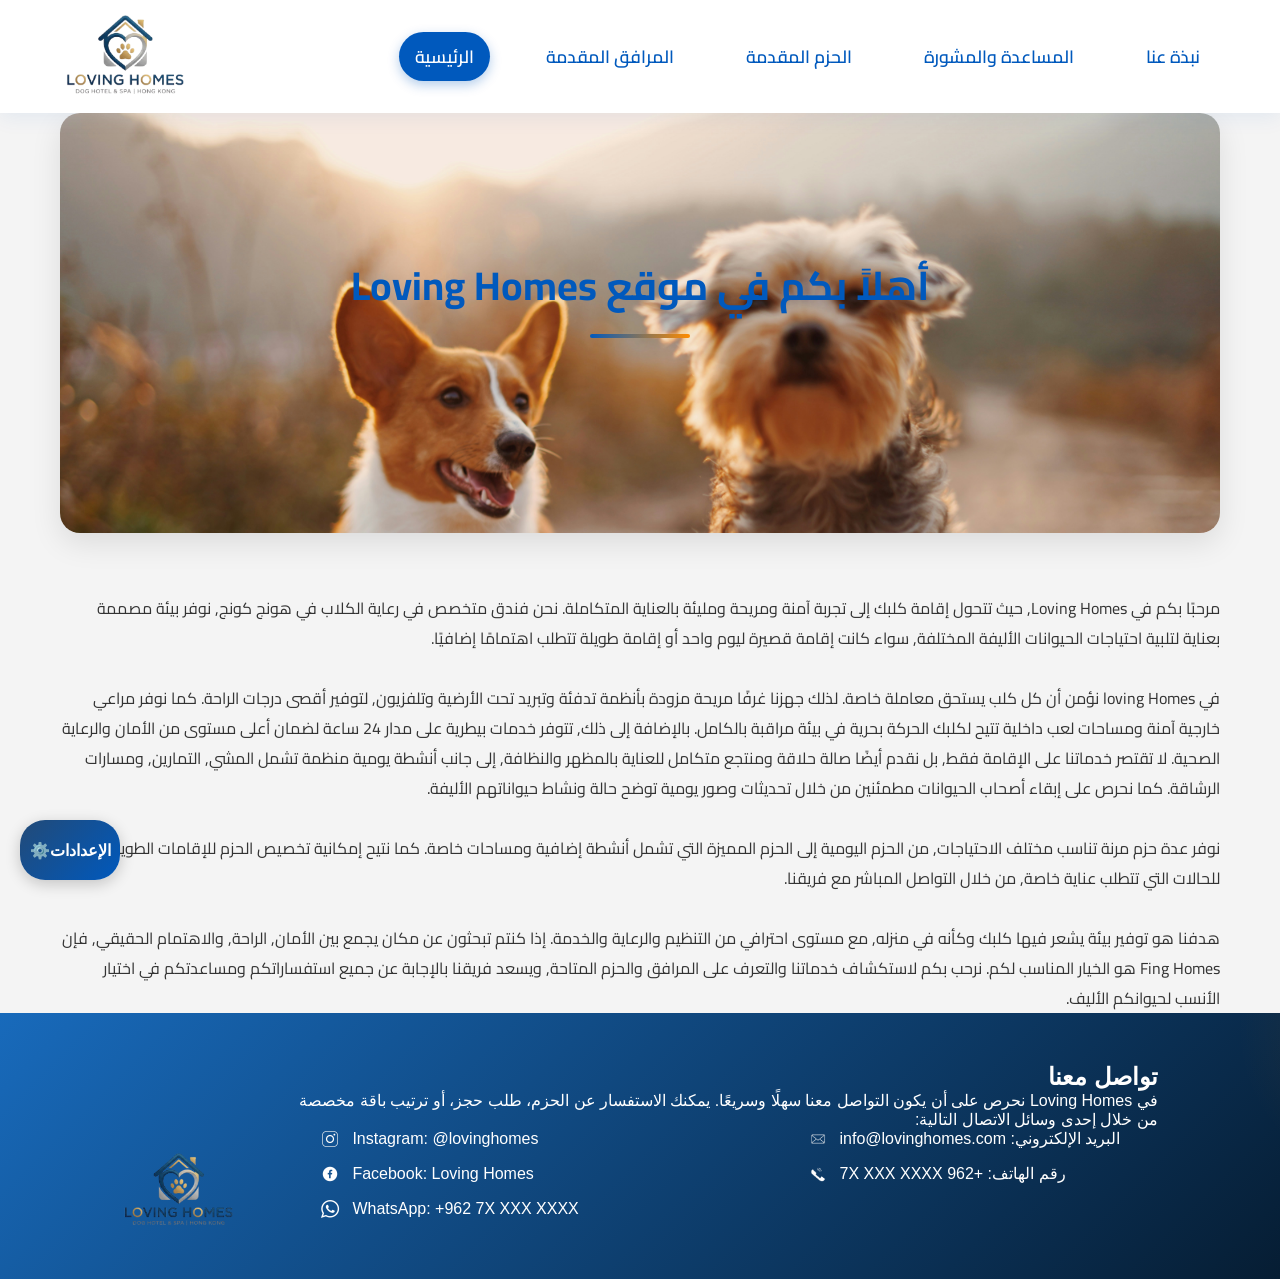
<file: home.html>
<!DOCTYPE html>
<html lang="ar" dir="rtl">
<head>
    <meta charset="UTF-8">
    <meta name="viewport" content="width=device-width, initial-scale=1.0, maximum-scale=5.0, user-scalable=yes">
    <meta name="description" content="Loving Homes - رعاية وإقامة الحيوانات الأليفة">
    <meta name="theme-color" content="#0059BD">
    <title>Loving Homes | الرئيسية</title>
    <link rel="stylesheet" href="style.css">
    <link rel="stylesheet" href="https://cdnjs.cloudflare.com/ajax/libs/font-awesome/6.0.0/css/all.min.css">
    <link href="https://fonts.googleapis.com/css2?family=Cairo:wght@400;700&display=swap" rel="stylesheet">
    <link rel="icon" type="image/png" href="images/iconweb2.png">
</head>
<body>

    <header>
        <nav>
            <ul>
                <li><a href="about.html">نبذة عنا</a></li>
                <li><a href="help.html">المساعدة والمشورة</a></li>
                <li><a href="packages.html">الحزم المقدمة</a></li>
                <li><a href="facilities.html">المرافق المقدمة</a></li>
                <li><a href="home.html" class="active">الرئيسية</a></li>
            </ul>
        </nav>
        <div class="logo">
            <a href="home.html"><img src="images/iconweb2.png" alt="Loving Homes Logo" title="Loving Homes Logo" loading="lazy"></a>
        </div>
    </header>

    <section class="hero-container">
        <div class="hero-card">
            <div class="hero-image">
                <img src="images/home.jpg" alt="Dogs" title="Dogs" loading="lazy">
                <h1 class="hero-title">أهلاً بكم في موقع Loving Homes</h1>
            </div>
            <div class="hero-content">
                <p>مرحباً بكم في Loving Homes، حيث تتحول إقامة كلبك إلى تجربة آمنة ومريحة ومليئة بالعناية المتكاملة...</p>
                <p>هدفنا هو توفير بيئة يشعر فيها كلبك وكأنه في منزله، مع مستوى احترافي من التنظيم والرعاية والخدمة.</p>
            </div>
        </div>
        <br><br>

        <div class="p-home">
            <p>مرحبًا بكم في Loving Homes, حيث تتحول إقامة كلبك إلى تجربة آمنة ومريحة ومليئة بالعناية المتكاملة. نحن فندق متخصص في رعاية الكلاب في هونج كونج, نوفر بيئة مصممة بعناية لتلبية احتياجات الحيوانات الأليفة المختلفة, سواء كانت إقامة قصيرة ليوم واحد أو إقامة طويلة تتطلب اهتمامًا إضافيًا.

<br><br>
في loving Homes نؤمن أن كل كلب يستحق معاملة خاصة. لذلك جهزنا غرفًا مريحة مزودة بأنظمة تدفئة وتبريد تحت الأرضية وتلفزيون, لتوفير أقصى درجات الراحة. كما نوفر مراعي خارجية آمنة ومساحات لعب داخلية تتيح لكلبك الحركة بحرية في بيئة مراقبة بالكامل. بالإضافة إلى ذلك, تتوفر خدمات بيطرية على مدار 24 ساعة لضمان أعلى مستوى من الأمان والرعاية الصحية.
لا تقتصر خدماتنا على الإقامة فقط, بل نقدم أيضًا صالة حلاقة ومنتجع متكامل للعناية بالمظهر والنظافة, إلى جانب أنشطة يومية منظمة تشمل المشي, التمارين, ومسارات الرشاقة. كما نحرص على إبقاء أصحاب الحيوانات مطمئنين من خلال تحديثات وصور يومية توضح حالة ونشاط حيواناتهم الأليفة.
<br><br>

نوفر عدة حزم مرنة تناسب مختلف الاحتياجات, من الحزم اليومية إلى الحزم المميزة التي تشمل أنشطة إضافية ومساحات خاصة. كما نتيح إمكانية تخصيص الحزم للإقامات الطويلة أو للحالات التي تتطلب عناية خاصة, من خلال التواصل المباشر مع فريقنا.
<br><br>

هدفنا هو توفير بيئة يشعر فيها كلبك وكأنه في منزله, مع مستوى احترافي من التنظيم والرعاية والخدمة. إذا كنتم تبحثون عن مكان يجمع بين الأمان, الراحة, والاهتمام الحقيقي, فإن Fing Homes هو الخيار المناسب لكم.
نرحب بكم لاستكشاف خدماتنا والتعرف على المرافق والحزم المتاحة, ويسعد فريقنا بالإجابة عن جميع استفساراتكم ومساعدتكم في اختيار الأنسب لحيوانكم الأليف.</p>
        </div>

        <!-- إضافة أيقونات الخدمات السريعة -->
        
    </section>

    <!-- زر الإعدادات - نص فقط -->
<button type="button" onclick="openSettings()" class="settings-floating-btn">
     الإعدادات⚙️
</button>

<!-- نافذة الإعدادات المنبثقة -->
<div id="settingsModal" class="modal-overlay">
    <div class="modal-content">
        <h2 class="modal-title">⚙️ إعدادات الموقع</h2>
        
        
        
        <div class="setting-item">
                <label id="fontSizeLabel">حجم الخط: 18px</label>
                <input type="range" id="fontSizeSlider" min="14" max="32" value="18" class="font-slider" oninput="changeFontSize(this.value)">
                <div class="slider-labels">
                    <span>صغير</span>
                    <span>كبير جداً</span>
                </div>
            </div>

        <!-- زر الوضع الليلي المنسق -->
        

        <button type="button" onclick="closeSettings()" class="close-red-btn">إغلاق</button>
    </div>
</div>

   <footer class="main-footer">
        <div class="footer-container">
            <div class="footer-info">
                <h2>تواصل معنا</h2>
                <p>في Loving Homes نحرص على أن يكون التواصل معنا سهلًا وسريعًا. يمكنك الاستفسار عن الحزم، طلب حجز، أو ترتيب باقة مخصصة من خلال إحدى وسائل الاتصال التالية:</p>

                <div class="footer-columns-wrapper">
                    <div class="footer-column">
                        <div class="contact-row">
                            <span>البريد الإلكتروني: info@lovinghomes.com</span>
                            <img src="images/email-icon.png" alt="Email" loading="lazy">
                        </div>
                        <div class="contact-row">
                            <span>رقم الهاتف: +962 7X XXX XXXX</span>
                            <img src="images/phone-icon.png" alt="Phone" loading="lazy">
                        </div>
                    </div>

                    <div class="footer-column">
                        <div class="contact-row">
                            <span>Instagram: @lovinghomes</span>
                            <img src="images/instagram.png" alt="Instagram" loading="lazy">
                        </div>
                        <div class="contact-row">
                            <span>Facebook: Loving Homes</span>
                            <img src="images/facebook.png" alt="Facebook" loading="lazy">
                        </div>
                        <div class="contact-row">
                            <span>WhatsApp: +962 7X XXX XXXX</span>
                            <img src="images/whats.png" alt="WhatsApp" loading="lazy">
                        </div>
                    </div>
                </div>

              
            </div>

            <div class="footer-logo">
                <img src="images/iconweb2.png" alt="Loving Homes Logo" loading="lazy">
            </div>
        </div>
    </footer>


    <script src="script.js"></script>
</body>
</html>
</file>
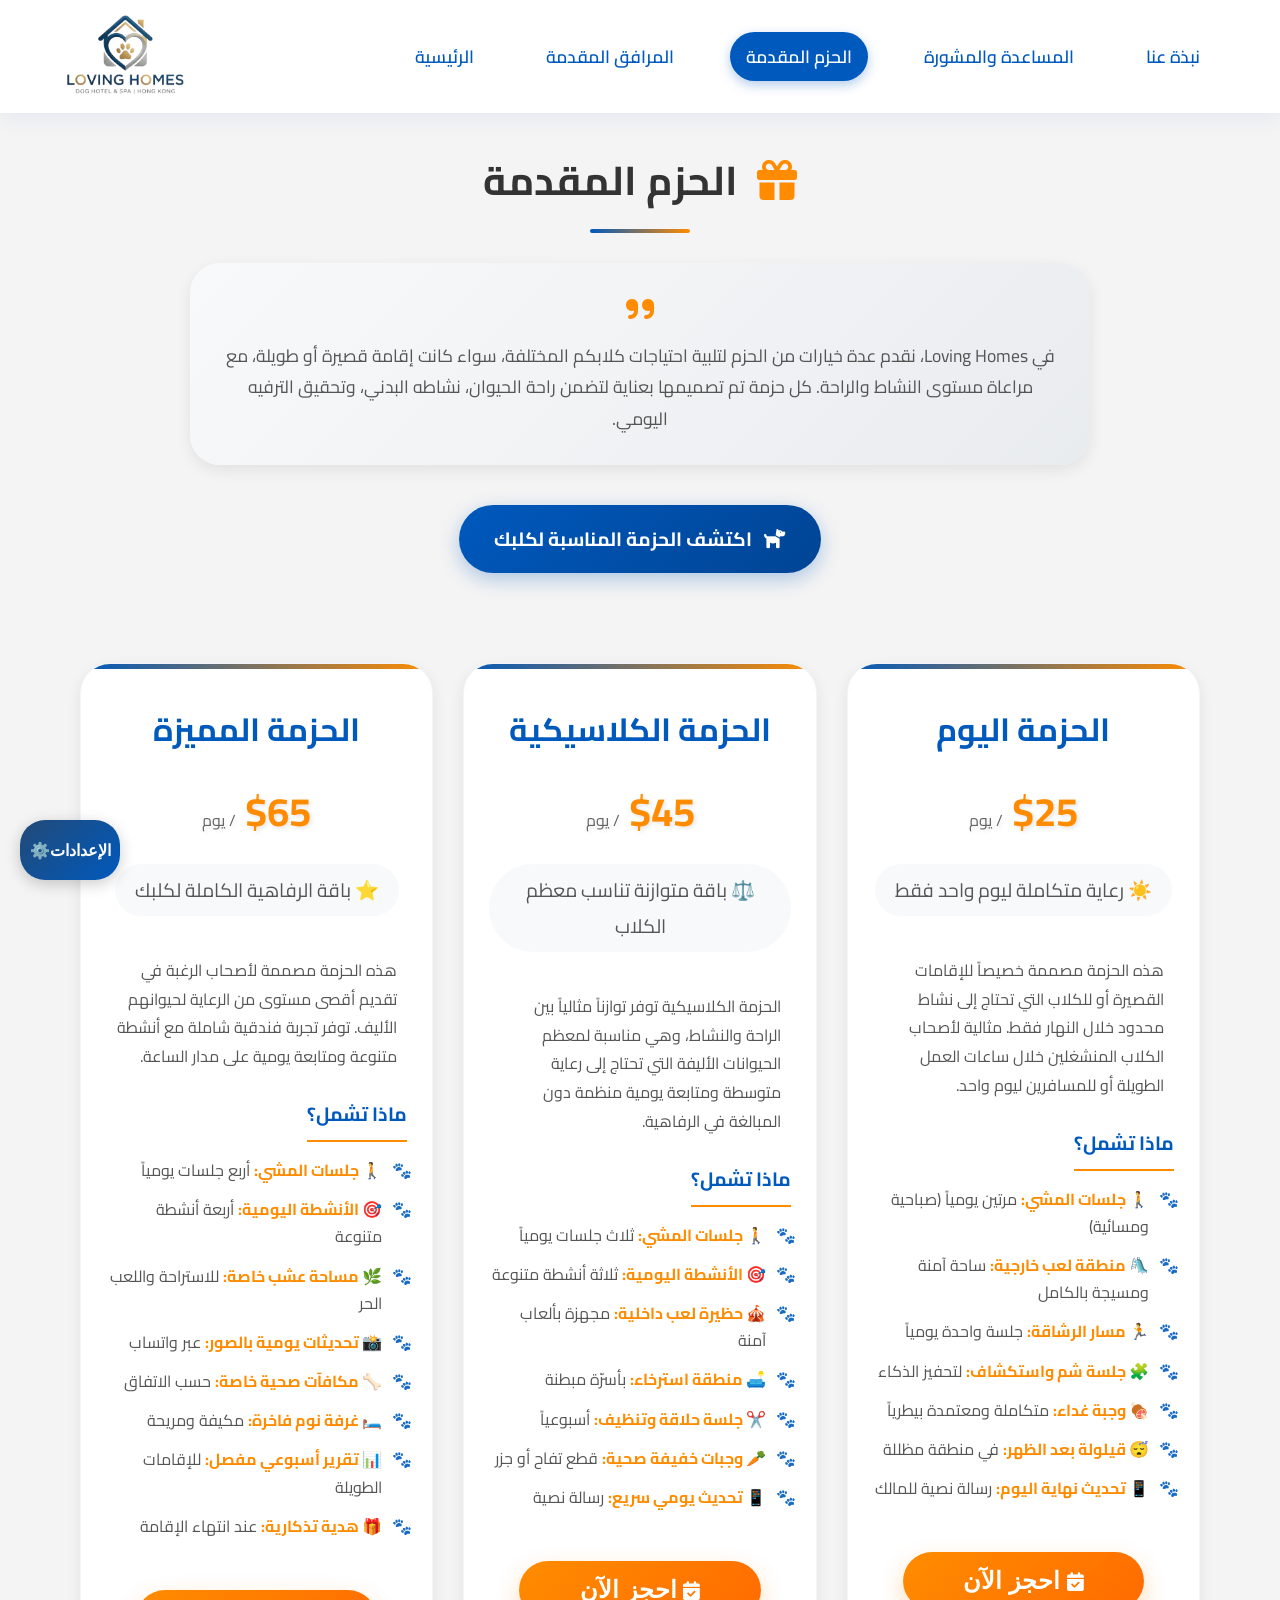
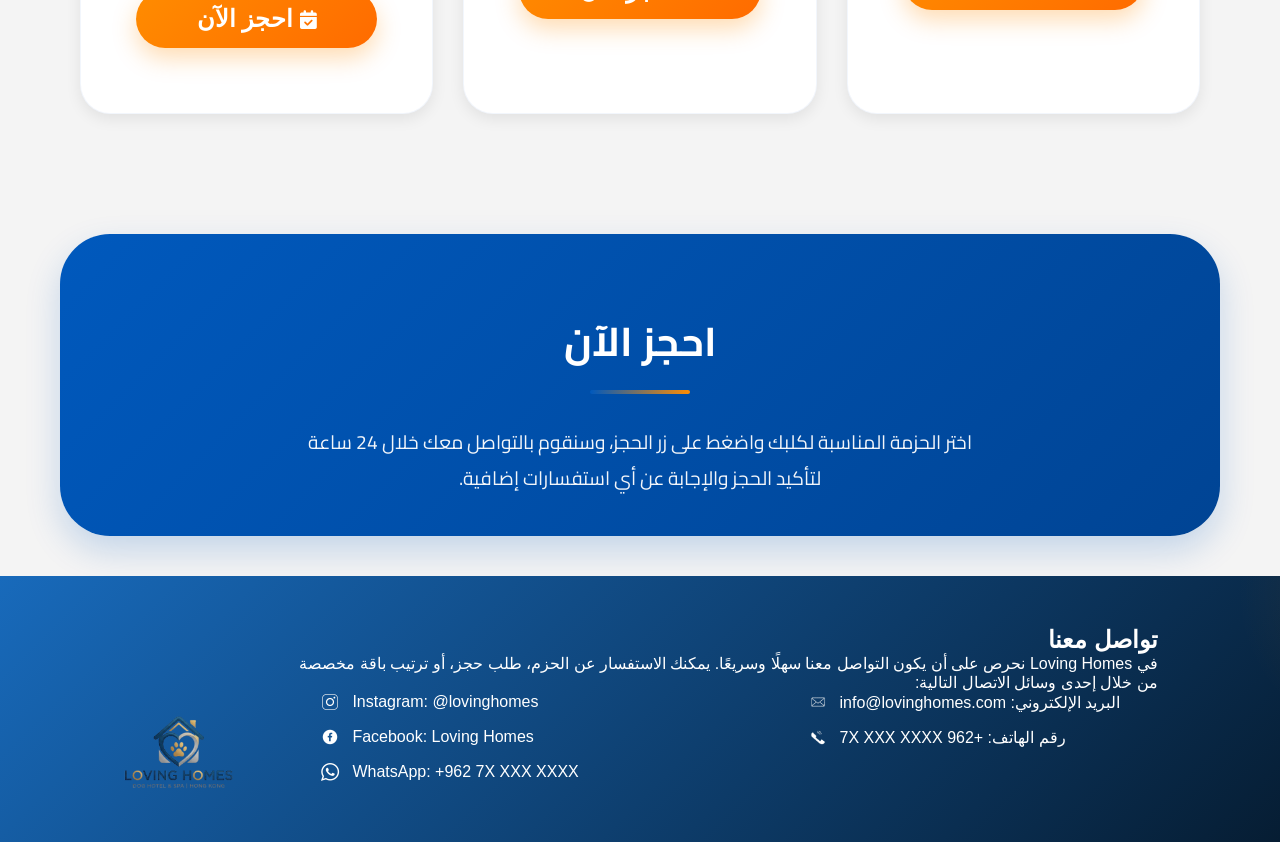
<file: packages.html>
<!DOCTYPE html>
<html lang="ar" dir="rtl">
<head>
    <meta charset="UTF-8">
    <meta name="viewport" content="width=device-width, initial-scale=1.0, maximum-scale=5.0, user-scalable=yes">
    <meta name="description" content="Loving Homes - رعاية وإقامة الحيوانات الأليفة">
    <meta name="theme-color" content="#0059BD">
    <title>Loving Homes | الحزم المقدمة</title>
    <link rel="stylesheet" href="style.css">
    <link rel="stylesheet" href="https://cdnjs.cloudflare.com/ajax/libs/font-awesome/6.0.0/css/all.min.css">
    <link href="https://fonts.googleapis.com/css2?family=Cairo:wght@400;700&display=swap" rel="stylesheet">
    <link rel="icon" type="image/png" href="images/iconweb2.png">
    <style>
        /* تنسيقات إضافية لصفحة الحزم */
        .packages-section {
            padding: 20px 0;
        }
        
        .packages-container {
            display: grid;
            grid-template-columns: repeat(auto-fit, minmax(350px, 1fr));
            gap: 30px;
            margin: 40px 0;
        }
        
        .package-card {
            background: white;
            border-radius: 30px;
            padding: 35px 25px;
            box-shadow: var(--shadow-sm);
            transition: var(--transition);
            position: relative;
            overflow: hidden;
            border: 1px solid rgba(0,89,189,0.05);
            display: flex;
            flex-direction: column;
        }
        
        .package-card:hover {
            transform: translateY(-15px);
            box-shadow: var(--shadow-lg);
        }
        
        .package-card::before {
            content: '';
            position: absolute;
            top: 0;
            left: 0;
            right: 0;
            height: 5px;
            background: linear-gradient(90deg, var(--main-blue), var(--accent-orange));
        }
        
        .card-header {
            text-align: center;
            margin-bottom: 20px;
        }
        
        .card-header h2 {
            font-size: 2rem;
            color: var(--main-blue);
            margin-bottom: 10px;
        }
        
        .price {
            font-size: 2.8rem;
            color: var(--accent-orange);
            font-weight: bold;
            margin: 15px 0;
            text-shadow: 2px 2px 4px rgba(0,0,0,0.1);
        }
        
        .price span {
            font-size: 1rem;
            color: #666;
            font-weight: normal;
        }
        
        .tagline {
            font-size: 1.2rem;
            color: #555;
            margin-bottom: 20px;
            padding: 8px 20px;
            background: #f8f9fa;
            border-radius: 50px;
            display: inline-block;
        }
        
        .description {
            color: #555;
            line-height: 1.8;
            margin-bottom: 25px;
            padding: 0 10px;
        }
        
        .features-list {
            text-align: right;
            margin: 20px 0;
            flex-grow: 1;
        }
        
        .features-list h3 {
            color: var(--main-blue);
            font-size: 1.2rem;
            margin-bottom: 15px;
            border-bottom: 2px solid var(--accent-orange);
            padding-bottom: 8px;
            display: inline-block;
        }
        
        .features-list ul {
            list-style: none;
            padding: 0;
        }
        
        .features-list li {
            margin-bottom: 12px;
            padding-right: 25px;
            position: relative;
            line-height: 1.7;
            color: #555;
        }
        
        .features-list li::before {
            content: '🐾';
            position: absolute;
            right: -5px;
            top: 0;
            font-size: 1rem;
        }
        
        .features-list li strong {
            color: var(--accent-orange);
        }
        
        .btn-orange {
            background: linear-gradient(135deg, var(--accent-orange), #ff6b00);
            color: white;
            border: none;
            padding: 15px 30px;
            border-radius: 50px;
            font-size: 1.2rem;
            font-weight: bold;
            cursor: pointer;
            transition: var(--transition);
            margin-top: 20px;
            width: 100%;
            display: flex;
            align-items: center;
            justify-content: center;
            gap: 10px;
        }
        
        .btn-orange:hover {
            transform: translateY(-3px);
            box-shadow: 0 10px 30px rgba(255,140,0,0.3);
        }
        
        .btn-orange i {
            font-size: 1.2rem;
        }
        
        body.night-mode .package-card {
            background: #1a1a2e;
            border-color: #2d2d44;
        }
        
        body.night-mode .tagline {
            background: #2d2d44;
            color: #e0e0e0;
        }
        
        body.night-mode .description,
        body.night-mode .features-list li {
            color: #e0e0e0;
        }
        
        body.night-mode .price span {
            color: #aaa;
        }
        
        .intro-text {
            text-align: center;
            max-width: 900px;
            margin: 0 auto 40px;
            padding: 30px;
            background: linear-gradient(135deg, #f8f9fa, #e9ecef);
            border-radius: 30px;
            line-height: 1.8;
            font-size: 1.1rem;
            color: #555;
            box-shadow: var(--shadow-sm);
        }
        
        body.night-mode .intro-text {
            background: #2d2d44;
            color: #e0e0e0;
        }
        
        .booking-cta {
            margin: 60px 0 40px;
            padding: 40px;
            background: linear-gradient(135deg, var(--main-blue), #004494);
            border-radius: 50px;
            color: white;
            text-align: center;
            box-shadow: var(--shadow-lg);
        }
        
        .booking-cta h2 {
            font-size: 2.5rem;
            margin-bottom: 20px;
            color: white;
        }
        
        .booking-cta p {
            font-size: 1.2rem;
            max-width: 700px;
            margin: 0 auto;
            opacity: 0.95;
        }
    </style>
</head>
<body>
    <header>
        <nav>
            <ul>
                <li><a href="about.html">نبذة عنا</a></li>
                <li><a href="help.html">المساعدة والمشورة</a></li>
                <li><a href="packages.html" class="active">الحزم المقدمة</a></li>
                <li><a href="facilities.html">المرافق المقدمة</a></li>
                <li><a href="home.html">الرئيسية</a></li>
            </ul>
        </nav>
        <div class="logo">
            <a href="home.html"><img src="images/iconweb2.png" alt="Loving Homes Logo" title="Loving Homes Logo"></a>
        </div>
    </header>

    <main class="page-title">
        <h1>
            <i class="fas fa-gift" style="margin-left: 10px; color: var(--accent-orange);"></i>
            الحزم المقدمة
        </h1>
        
        <div class="intro-text">
            <i class="fas fa-quote-right" style="color: var(--accent-orange); font-size: 2rem; display: block; margin-bottom: 15px;"></i>
            في Loving Homes، نقدم عدة خيارات من الحزم لتلبية احتياجات كلابكم المختلفة، سواء كانت إقامة قصيرة أو طويلة، مع مراعاة مستوى النشاط والراحة. كل حزمة تم تصميمها بعناية لتضمن راحة الحيوان، نشاطه البدني، وتحقيق الترفيه اليومي.
        </div>

        
<button id="openRecommenderBtn" class="btn-customizer" onclick="openPackageRecommender()">
<i class="fas fa-dog"></i>    اكتشف الحزمة المناسبة لكلبك
</button>

<!-- Package Recommender Modal -->
<div id="packageRecommenderModal" class="customizer-overlay">
    <div class="customizer-container">
        <div class="customizer-header">
            <h2><i class="fas fa-dog"></i> اكتشف الحزمة المناسبة</h2>
            <button class="close-customizer" onclick="closePackageRecommender()">
                <i class="fas fa-times"></i>
            </button>
        </div>

        <div class="customizer-body">
            <!-- Step 1: Dog Size -->
            <div class="recommender-step active" id="step1">
                <h3><span class="step-number">1</span> ما هو حجم كلبك؟</h3>
                <div class="option-buttons">
                    <button class="option-btn" onclick="selectDogSize('small')">
                        <i class="fas fa-dog"></i>
                        <span>صغير</span>
                        <small>أقل من 10 كغ</small>
                    </button>
                    <button class="option-btn" onclick="selectDogSize('medium')">
                        <i class="fas fa-dog"></i>
                        <span>متوسط</span>
                        <small>10-25 كغ</small>
                    </button>
                    <button class="option-btn" onclick="selectDogSize('large')">
                        <i class="fas fa-dog"></i>
                        <span>كبير</span>
                        <small>أكثر من 25 كغ</small>
                    </button>
                </div>
            </div>

            <!-- Step 2: Dog Age -->
            <div class="recommender-step" id="step2">
                <h3><span class="step-number">2</span> ما هو عمر كلبك؟</h3>
                <div class="option-buttons">
                    <button class="option-btn" onclick="selectDogAge('puppy')">
                        <i class="fas fa-baby-carriage"></i>
                        <span>جرو</span>
                        <small>أقل من سنة</small>
                    </button>
                    <button class="option-btn" onclick="selectDogAge('adult')">
                        <i class="fas fa-dog"></i>
                        <span>بالغ</span>
                        <small>1-7 سنوات</small>
                    </button>
                    <button class="option-btn" onclick="selectDogAge('senior')">
                        <i class="fas fa-glasses"></i>
                        <span>مسن</span>
                        <small>أكثر من 7 سنوات</small>
                    </button>
                </div>
            </div>

            <!-- Step 3: Activity Level -->
            <div class="recommender-step" id="step3">
                <h3><span class="step-number">3</span> ما هو مستوى نشاط كلبك؟</h3>
                <div class="option-buttons">
                    <button class="option-btn" onclick="selectActivityLevel('calm')">
                        <i class="fas fa-couch"></i>
                        <span>هادئ</span>
                        <small>يحب الاسترخاء</small>
                    </button>
                    <button class="option-btn" onclick="selectActivityLevel('active')">
                        <i class="fas fa-running"></i>
                        <span>نشط</span>
                        <small>يحب اللعب والمشي</small>
                    </button>
                    <button class="option-btn" onclick="selectActivityLevel('very_active')">
                        <i class="fas fa-bolt"></i>
                        <span>نشط جداً</span>
                        <small>يحتاج نشاط كثير</small>
                    </button>
                </div>
            </div>

            <!-- Step 4: Budget -->
            <div class="recommender-step" id="step4">
                <h3><span class="step-number">4</span> ما هي ميزانيتك اليومية؟</h3>
                <div class="option-buttons">
                    <button class="option-btn" onclick="selectBudget('low')">
                        <i class="fas fa-coins"></i>
                        <span>محدودة</span>
                        <small> até $30</small>
                    </button>
                    <button class="option-btn" onclick="selectBudget('medium')">
                        <i class="fas fa-wallet"></i>
                        <span>متوسطة</span>
                        <small>$30-50</small>
                    </button>
                    <button class="option-btn" onclick="selectBudget('high')">
                        <i class="fas fa-gem"></i>
                        <span>عالية</span>
                        <small>أكثر من $50</small>
                    </button>
                </div>
            </div>

            <!-- Result Section -->
            <div class="recommendation-result" id="recommendationResult">
                <div class="recommended-badge">
                    <i class="fas fa-star"></i>
                    الحزمة الموصى بها لكلبك
                </div>
                
                <div class="recommended-package" id="recommendedPackage">
                    <!-- Will be filled by JavaScript -->
                </div>

                <div class="recommendation-reason" id="recommendationReason">
                    <!-- Will be filled by JavaScript -->
                </div>

                <!-- Comparison Table -->
                <div class="comparison-section">
                    <h4>مقارنة الحزم</h4>
                    <div class="comparison-table">
                        <table>
                            <thead>
                                <tr>
                                    <th>المميزات</th>
                                    <th>اليوم</th>
                                    <th>الكلاسيكية</th>
                                    <th>المميزة</th>
                                </tr>
                            </thead>
                            <tbody>
                                <tr>
                                    <td>السعر</td>
                                    <td>$25</td>
                                    <td>$45</td>
                                    <td>$65</td>
                                </tr>
                                <tr>
                                    <td>جلسات المشي</td>
                                    <td>2</td>
                                    <td>3</td>
                                    <td>4</td>
                                </tr>
                                <tr>
                                    <td>الأنشطة</td>
                                    <td>محدود</td>
                                    <td>3 أنشطة</td>
                                    <td>4+ أنشطة</td>
                                </tr>
                                <tr>
                                    <td>التحديثات</td>
                                    <td>نصية</td>
                                    <td>نصية</td>
                                    <td>صور + واتساب</td>
                                </tr>
                                <tr>
                                    <td>منطقة خاصة</td>
                                    <td><i class="fas fa-times" style="color:#999;"></i></td>
                                    <td><i class="fas fa-check" style="color:#28a745;"></i></td>
                                    <td><i class="fas fa-check" style="color:#28a745;"></i></td>
                                </tr>
                            </tbody>
                        </table>
                    </div>
                </div>

                <a href="#" class="btn-book-custom" id="bookRecommendedBtn" style="display:block;text-decoration:none;text-align:center;margin-top:20px;">
                    <i class="fas fa-calendar-check"></i>
                    احجز الآن
                </a>
                
                <button class="restart-btn" onclick="restartRecommender()" style="margin-top:15px;background:none;border:none;color:#0059BD;cursor:pointer;font-size:0.9rem;">
                    <i class="fas fa-redo"></i> ابدأ من جديد
                </button>
            </div>

            <!-- Navigation Buttons -->
            <div class="recommender-nav" id="recommenderNav">
                <button class="back-btn" id="backBtn" onclick="goBack()" style="display:none;">
                    <i class="fas fa-arrow-right"></i>
                    رجوع
                </button>
            </div>
        </div>
    </div>
</div>


        <section class="packages-section">
            <div class="packages-container">

                <!-- الحزمة اليوم -->
                <div class="package-card">
                    <div class="card-header">
                        <h2>الحزمة اليوم</h2>
                        <div class="price">$25 <span>/ يوم</span></div>
                        <div class="tagline">☀️ رعاية متكاملة ليوم واحد فقط</div>
                    </div>

                    <div class="card-content">
                        <p class="description">هذه الحزمة مصممة خصيصاً للإقامات القصيرة أو للكلاب التي تحتاج إلى نشاط محدود خلال النهار فقط. مثالية لأصحاب الكلاب المنشغلين خلال ساعات العمل الطويلة أو للمسافرين ليوم واحد.</p>

                        <div class="features-list">
                            <h3>ماذا تشمل؟</h3>
                            <ul>
                                <li><strong>🚶 جلسات المشي:</strong> مرتين يومياً (صباحية ومسائية)</li>
                                <li><strong>🛝 منطقة لعب خارجية:</strong> ساحة آمنة ومسيجة بالكامل</li>
                                <li><strong>🏃 مسار الرشاقة:</strong> جلسة واحدة يومياً</li>
                                <li><strong>🧩 جلسة شم واستكشاف:</strong> لتحفيز الذكاء</li>
                                <li><strong>🍖 وجبة غداء:</strong> متكاملة ومعتمدة بيطرياً</li>
                                <li><strong>😴 قيلولة بعد الظهر:</strong> في منطقة مظللة</li>
                                <li><strong>📱 تحديث نهاية اليوم:</strong> رسالة نصية للمالك</li>
                            </ul>
                        </div>
                    </div>

                    <a href="daypackage.html" style="text-decoration: none;">
                        <button class="btn-orange">
                            <i class="fas fa-calendar-check"></i>
                            احجز الآن
                        </button>
                    </a>
                </div>

                <!-- الحزمة الكلاسيكية -->
                <div class="package-card">
                    <div class="card-header">
                        <h2>الحزمة الكلاسيكية</h2>
                        <div class="price">$45 <span>/ يوم</span></div>
                        <div class="tagline">⚖️ باقة متوازنة تناسب معظم الكلاب</div>
                    </div>

                    <div class="card-content">
                        <p class="description">الحزمة الكلاسيكية توفر توازناً مثالياً بين الراحة والنشاط، وهي مناسبة لمعظم الحيوانات الأليفة التي تحتاج إلى رعاية متوسطة ومتابعة يومية منظمة دون المبالغة في الرفاهية.</p>

                        <div class="features-list">
                            <h3>ماذا تشمل؟</h3>
                            <ul>
                                <li><strong>🚶 جلسات المشي:</strong> ثلاث جلسات يومياً</li>
                                <li><strong>🎯 الأنشطة اليومية:</strong> ثلاثة أنشطة متنوعة</li>
                                <li><strong>🎪 حظيرة لعب داخلية:</strong> مجهزة بألعاب آمنة</li>
                                <li><strong>🛋️ منطقة استرخاء:</strong> بأسرّة مبطنة</li>
                                <li><strong>✂️ جلسة حلاقة وتنظيف:</strong> أسبوعياً</li>
                                <li><strong>🥕 وجبات خفيفة صحية:</strong> قطع تفاح أو جزر</li>
                                <li><strong>📱 تحديث يومي سريع:</strong> رسالة نصية</li>
                            </ul>
                        </div>
                    </div>

                    <a href="classicpackage.html" style="text-decoration: none;">
                        <button class="btn-orange">
                            <i class="fas fa-calendar-check"></i>
                            احجز الآن
                        </button>
                    </a>
                </div>

                <!-- الحزمة المميزة -->
                <div class="package-card">
                    <div class="card-header">
                        <h2>الحزمة المميزة</h2>
                        <div class="price">$65 <span>/ يوم</span></div>
                        <div class="tagline">⭐ باقة الرفاهية الكاملة لكلبك</div>
                    </div>

                    <div class="card-content">
                        <p class="description">هذه الحزمة مصممة لأصحاب الرغبة في تقديم أقصى مستوى من الرعاية لحيوانهم الأليف. توفر تجربة فندقية شاملة مع أنشطة متنوعة ومتابعة يومية على مدار الساعة.</p>

                        <div class="features-list">
                            <h3>ماذا تشمل؟</h3>
                            <ul>
                                <li><strong>🚶 جلسات المشي:</strong> أربع جلسات يومياً</li>
                                <li><strong>🎯 الأنشطة اليومية:</strong> أربعة أنشطة متنوعة</li>
                                <li><strong>🌿 مساحة عشب خاصة:</strong> للاستراحة واللعب الحر</li>
                                <li><strong>📸 تحديثات يومية بالصور:</strong> عبر واتساب</li>
                                <li><strong>🦴 مكافآت صحية خاصة:</strong> حسب الاتفاق</li>
                                <li><strong>🛏️ غرفة نوم فاخرة:</strong> مكيفة ومريحة</li>
                                <li><strong>📊 تقرير أسبوعي مفصل:</strong> للإقامات الطويلة</li>
                                <li><strong>🎁 هدية تذكارية:</strong> عند انتهاء الإقامة</li>
                            </ul>
                        </div>
                    </div>

                    <a href="premiumpackage.html" style="text-decoration: none;">
                        <button class="btn-orange">
                            <i class="fas fa-calendar-check"></i>
                            احجز الآن
                        </button>
                    </a>
                </div>

            </div>
        </section>

        <section class="booking-cta">
            <div class="cta-container">
                <h2>احجز الآن</h2>
                <p>اختر الحزمة المناسبة لكلبك واضغط على زر الحجز، وسنقوم بالتواصل معك خلال 24 ساعة لتأكيد الحجز والإجابة عن أي استفسارات إضافية.</p>
            </div>
        </section>
    </main>

    <footer class="main-footer">
        <div class="footer-container">
            <div class="footer-info">
                <h2>تواصل معنا</h2>
                <p>في Loving Homes نحرص على أن يكون التواصل معنا سهلًا وسريعًا. يمكنك الاستفسار عن الحزم، طلب حجز، أو ترتيب باقة مخصصة من خلال إحدى وسائل الاتصال التالية:</p>

                <div class="footer-columns-wrapper">
                    <div class="footer-column">
                        <div class="contact-row">
                            <span>البريد الإلكتروني: info@lovinghomes.com</span>
                            <img src="images/email-icon.png" alt="Email">
                        </div>
                        <div class="contact-row">
                            <span>رقم الهاتف: +962 7X XXX XXXX</span>
                            <img src="images/phone-icon.png" alt="Phone">
                        </div>
                    </div>

                    <div class="footer-column">
                        <div class="contact-row">
                            <span>Instagram: @lovinghomes</span>
                            <img src="images/instagram.png" alt="Instagram">
                        </div>
                        <div class="contact-row">
                            <span>Facebook: Loving Homes</span>
                            <img src="images/facebook.png" alt="Facebook">
                        </div>
                        <div class="contact-row">
                            <span>WhatsApp: +962 7X XXX XXXX</span>
                            <img src="images/whats.png" alt="WhatsApp">
                        </div>
                    </div>
                </div>

              
            </div>

            <div class="footer-logo">
                <img src="images/iconweb2.png" alt="Loving Homes Logo">
            </div>
        </div>
    </footer>

   <button type="button" onclick="openSettings()" class="settings-floating-btn">
     الإعدادات⚙️
</button>

<!-- نافذة الإعدادات المنبثقة -->
<div id="settingsModal" class="modal-overlay">
    <div class="modal-content">
        <h2 class="modal-title">⚙️ إعدادات الموقع</h2>
        
        
        
        <div class="setting-item">
                <label id="fontSizeLabel">حجم الخط: 18px</label>
                <input type="range" id="fontSizeSlider" min="14" max="32" value="18" class="font-slider" oninput="changeFontSize(this.value)">
                <div class="slider-labels">
                    <span>صغير</span>
                    <span>كبير جداً</span>
                </div>
            </div>

        <!-- زر الوضع الليلي المنسق -->
        

        <button type="button" onclick="closeSettings()" class="close-red-btn">إغلاق</button>
    </div>
</div>



    <script src="script.js"></script>
</body>
</html>
</file>
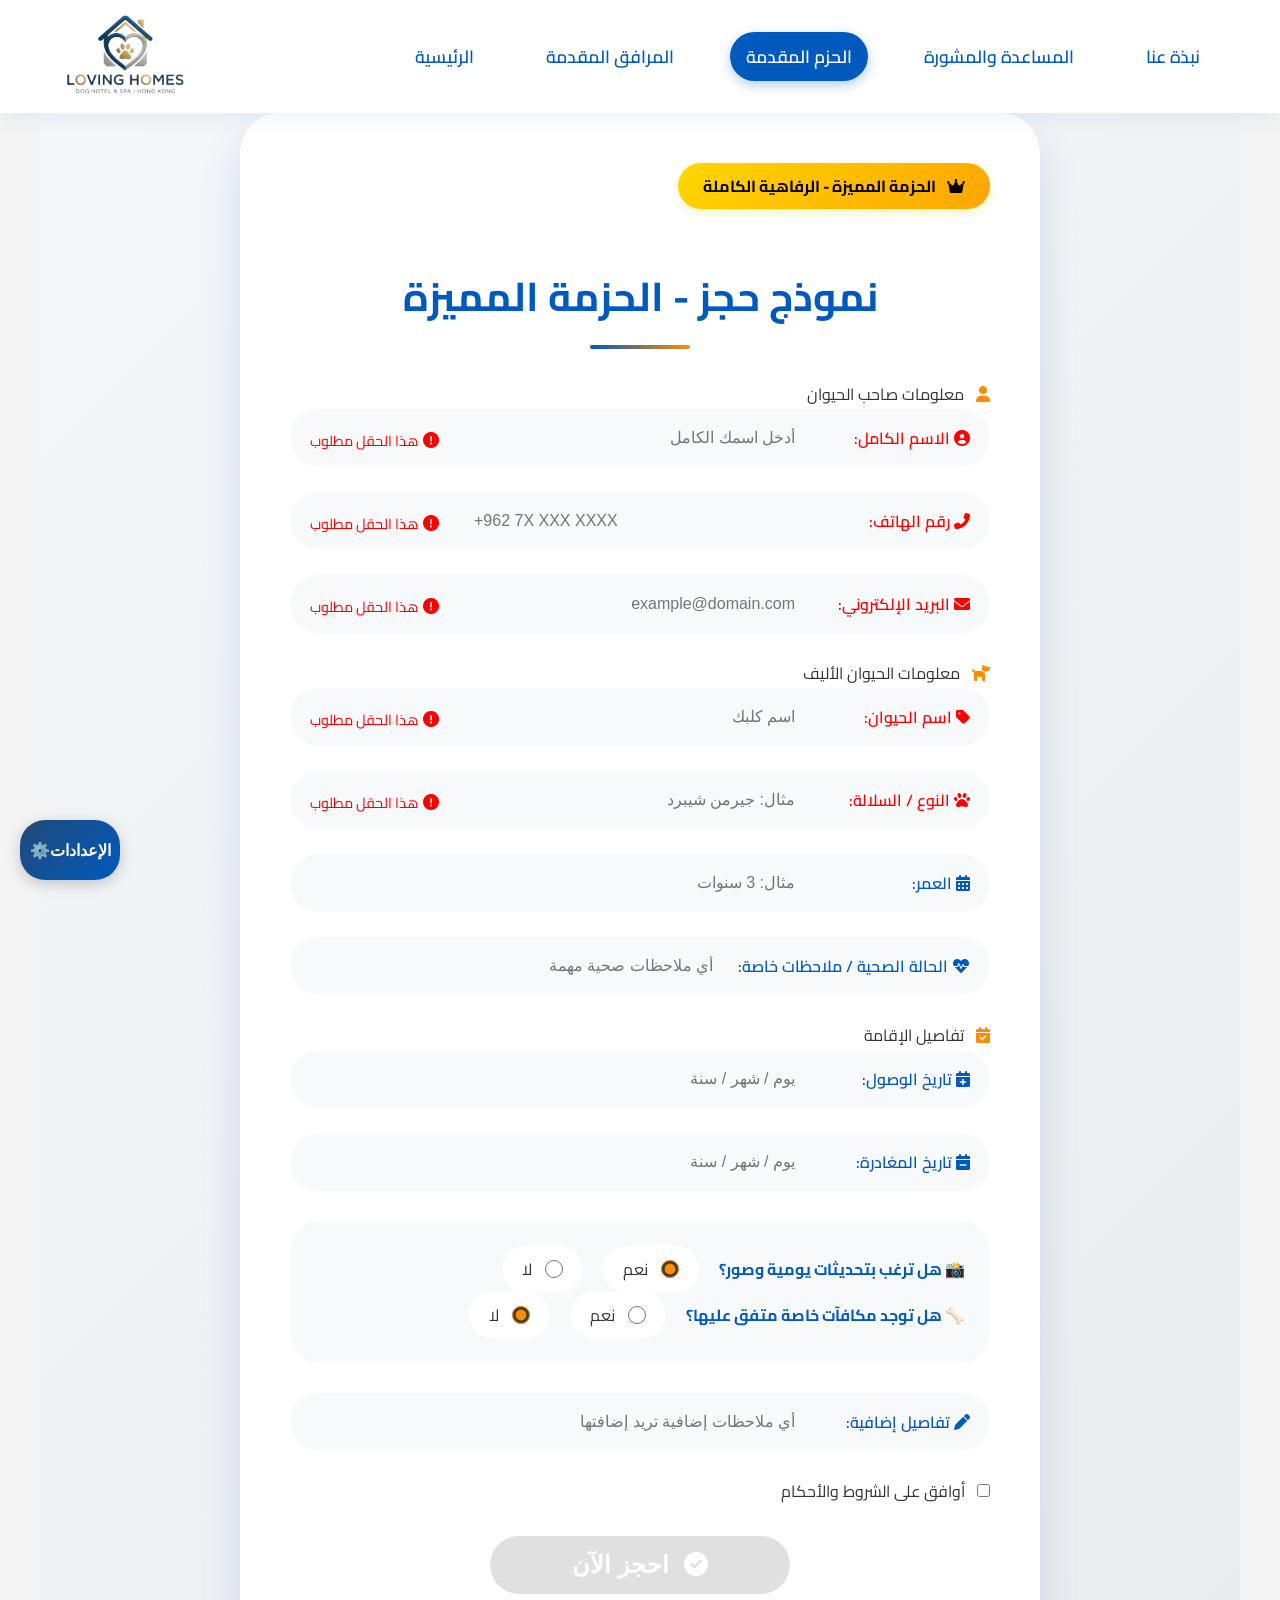
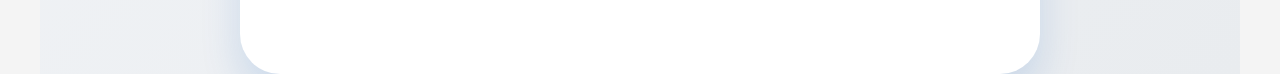
<file: premiumpackage.html>
<!DOCTYPE html>
<html lang="ar" dir="rtl">
<head>
    <meta charset="UTF-8">
    <meta name="viewport" content="width=device-width, initial-scale=1.0, maximum-scale=5.0, user-scalable=yes">
    <meta name="description" content="Loving Homes - رعاية وإقامة الحيوانات الأليفة">
    <meta name="theme-color" content="#0059BD">
    <title>Loving Homes | حجز الحزمة المميزة</title>
    <link rel="stylesheet" href="style.css">
    <link rel="stylesheet" href="https://cdnjs.cloudflare.com/ajax/libs/font-awesome/6.0.0/css/all.min.css">
    <link href="https://fonts.googleapis.com/css2?family=Cairo:wght@400;700&display=swap" rel="stylesheet">
    <link rel="icon" type="image/png" href="images/iconweb2.png">
    <style>
        /* تنسيقات إضافية خاصة بالصفحة */
        .package-badge {
            background: linear-gradient(135deg, #ffd700, #ffa500);
            color: #000;
            padding: 8px 25px;
            border-radius: 50px;
            display: inline-block;
            margin-bottom: 20px;
            font-weight: bold;
            box-shadow: 0 3px 10px rgba(255,215,0,0.3);
        }
        
        body.night-mode .package-badge {
            background: linear-gradient(135deg, #ffa500, #ff8c00);
            color: #fff;
        }
    </style>
</head>
<body>

    <header>
        <nav>
            <ul>
                <li><a href="about.html">نبذة عنا</a></li>
                <li><a href="help.html">المساعدة والمشورة</a></li>
                <li><a href="packages.html" class="active">الحزم المقدمة</a></li>
                <li><a href="facilities.html">المرافق المقدمة</a></li>
                <li><a href="home.html">الرئيسية</a></li>
            </ul>
        </nav>
        <div class="logo">
            <a href="home.html"><img src="images/iconweb2.png" alt="Loving Homes Logo" title="Loving Homes Logo"></a>
        </div>
    </header>

    <section class="booking-page-wrapper">
        <div class="booking-flat-card">
            <div class="package-badge">
                <i class="fas fa-crown" style="margin-left: 8px;"></i>
                الحزمة المميزة - الرفاهية الكاملة
            </div>
            <h2 class="form-title">نموذج حجز - الحزمة المميزة</h2>

            <form action="#" method="post" class="booking-form">
                <div class="form-group-title">
                    <i class="fas fa-user" style="margin-left: 8px; color: var(--accent-orange);"></i>
                    معلومات صاحب الحيوان
                </div>
                <div class="input-row">
                    <label><i class="fas fa-user-circle"></i> الاسم الكامل:</label>
                    <input type="text" name="owner-name" required placeholder="أدخل اسمك الكامل">
                </div>
                <div class="input-row">
                    <label><i class="fas fa-phone-alt"></i> رقم الهاتف:</label>
                    <input type="tel" name="phone" required placeholder="+962 7X XXX XXXX">
                </div>
                <div class="input-row">
                    <label><i class="fas fa-envelope"></i> البريد الإلكتروني:</label>
                    <input type="email" name="email" required placeholder="example@domain.com">
                </div>

                <div class="form-group-title">
                    <i class="fas fa-dog" style="margin-left: 8px; color: var(--accent-orange);"></i>
                    معلومات الحيوان الأليف
                </div>
                <div class="input-row">
                    <label><i class="fas fa-tag"></i> اسم الحيوان:</label>
                    <input type="text" name="pet-name" required placeholder="اسم كلبك">
                </div>
                <div class="input-row">
                    <label><i class="fas fa-paw"></i> النوع / السلالة:</label>
                    <input type="text" name="breed" required placeholder="مثال: جيرمن شيبرد">
                </div>
                <div class="input-row">
                    <label><i class="fas fa-calendar-alt"></i> العمر:</label>
                    <input type="text" name="age" placeholder="مثال: 3 سنوات">
                </div>
                <div class="input-row">
                    <label><i class="fas fa-heartbeat"></i> الحالة الصحية / ملاحظات خاصة:</label>
                    <input type="text" name="health" placeholder="أي ملاحظات صحية مهمة">
                </div>

                <div class="form-group-title">
                    <i class="fas fa-calendar-check" style="margin-left: 8px; color: var(--accent-orange);"></i>
                    تفاصيل الإقامة
                </div>
                <div class="input-row">
                    <label><i class="fas fa-calendar-plus"></i> تاريخ الوصول:</label>
                    <input type="text" name="arrival" placeholder="يوم / شهر / سنة">
                </div>
                <div class="input-row">
                    <label><i class="fas fa-calendar-minus"></i> تاريخ المغادرة:</label>
                    <input type="text" name="departure" placeholder="يوم / شهر / سنة">
                </div>

                <div class="checkbox-options">
                    <p>
                        <span style="font-weight: bold; color: var(--main-blue);">📸 هل ترغب بتحديثات يومية وصور؟</span>
                        <label><input type="radio" name="updates" value="yes" checked> <span style="margin-right: 5px;">نعم</span></label>
                        <label><input type="radio" name="updates" value="no"> <span style="margin-right: 5px;">لا</span></label>
                    </p>
                    <p>
                        <span style="font-weight: bold; color: var(--main-blue);">🦴 هل توجد مكافآت خاصة متفق عليها؟</span>
                        <label><input type="radio" name="treats" value="yes"> <span style="margin-right: 5px;">نعم</span></label>
                        <label><input type="radio" name="treats" value="no" checked> <span style="margin-right: 5px;">لا</span></label>
                    </p>
                </div>

                <div class="input-row">
                    <label><i class="fas fa-pen"></i> تفاصيل إضافية:</label>
                    <input type="text" name="extra" placeholder="أي ملاحظات إضافية تريد إضافتها">
                </div>

                <div class="terms-check">
                    <label>
                        <input type="checkbox" id="terms" required>
                        <span style="margin-right: 8px;">أوافق على الشروط والأحكام</span>
                    </label>
                </div>

                <button type="submit" id="bookingBtn" class="booking-btn" disabled>
                    <i class="fas fa-check-circle" style="margin-left: 8px;"></i>
                    احجز الآن
                </button>
            </form>
        </div>
    </section>

    <button type="button" onclick="openSettings()" class="settings-floating-btn">
     الإعدادات⚙️
</button>

<!-- نافذة الإعدادات المنبثقة -->
<div id="settingsModal" class="modal-overlay">
    <div class="modal-content">
        <h2 class="modal-title">⚙️ إعدادات الموقع</h2>
        
        
        
        <div class="setting-item">
                <label id="fontSizeLabel">حجم الخط: 18px</label>
                <input type="range" id="fontSizeSlider" min="14" max="32" value="18" class="font-slider" oninput="changeFontSize(this.value)">
                <div class="slider-labels">
                    <span>صغير</span>
                    <span>كبير جداً</span>
                </div>
            </div>

        <!-- زر الوضع الليلي المنسق -->
        

        <button type="button" onclick="closeSettings()" class="close-red-btn">إغلاق</button>
    </div>
</div>

    <script src="script.js"></script>
</body>
</html>
</file>
<file: style.css>
* {
    margin: 0;
    padding: 0;
    box-sizing: border-box;
}

html {
    scroll-behavior: smooth;
}

body {
    overflow-x: hidden;
}

/* ===== الأداء وتحسين سرعة التحميل ===== */
/* تحسين الصورة */
img {
    max-width: 100%;
    height: auto;
    display: block;
    /* تحسين عرض الصور */
    image-rendering: -webkit-optimize-contrast;
    image-rendering: crisp-edges;
}

/* تحميل كسول للصور --placeholder */
img[data-src] {
    opacity: 0;
    transition: opacity 0.3s ease-in-out;
}

img.loaded {
    opacity: 1;
}

/* تحسين الأداء للحركة */
@media (prefers-reduced-motion: no-preference) {
    .animate-on-scroll {
        will-change: transform, opacity;
    }
}

/* تحسين الـ scroll */
html {
    scroll-behavior: smooth;
    /* تحسين الـ scroll performance */
    scroll-padding-top: 80px;
}

body {
    overflow-x: hidden;
    /* تحسين الأداء */
    -webkit-font-smoothing: antialiased;
    -moz-osx-font-smoothing: grayscale;
}




:root {
    --main-blue: #0059BD;
    --accent-orange: #ff8c00;
    --bg-light: #f4f4f4;
    --text-dark: #333333;
    --white: #ffffff;
    --shadow-sm: 0 5px 15px rgba(0,0,0,0.08);
    --shadow-md: 0 10px 25px rgba(0,89,189,0.15);
    --shadow-lg: 0 15px 35px rgba(0,89,189,0.2);
    --transition: all 0.3s cubic-bezier(0.25, 0.8, 0.25, 1);
}

/* الوضع النهاري (افتراضي) */
body {
    background-color: var(--bg-light);
    margin: 0;
    font-family: 'Cairo', sans-serif;
    color: var(--text-dark);
    transition: background-color 0.3s ease, color 0.3s ease;
}

/* ===== الوضع الليلي ===== */
body.night-mode {
    --main-blue: #4d8cd4;
    --accent-orange: #ffa64d;
    --bg-light: #1a1a2e;
    --text-dark: #e0e0e0;
    --white: #2d2d44;
    background-color: #16213e;
    color: #f0f0f0;
}

body.night-mode header {
    background: #0f3460 !important;
    box-shadow: 0 5px 20px rgba(0,0,0,0.3);
}

body.night-mode .package-card,
body.night-mode .facility-item,
body.night-mode .booking-flat-card,
body.night-mode .about-exclusive-card,
body.night-mode .form-white-flat-card {
    background: #1a1a2e !important;
    color: #e0e0e0;
    border: 1px solid #2d2d44;
}

body.night-mode .btn-orange,
body.night-mode .booking-btn,
body.night-mode .submit-btn {
    background: #ffa64d;
    color: #1a1a2e;
}

body.night-mode .btn-orange:hover,
body.night-mode .booking-btn:hover,
body.night-mode .submit-btn:hover {
    background: #ff8c00;
    box-shadow: 0 8px 20px rgba(255,164,77,0.3);
}

/* ===== تنسيقات عامة محسنة ===== */
header {
    display: flex;
    justify-content: space-between;
    align-items: center;
    padding: 15px 5%;
    background: var(--white);
    box-shadow: 0 4px 20px rgba(0,89,189,0.08);
    transition: var(--transition);
    position: sticky;
    top: 0;
    z-index: 1000;
}

/* تحسين شريط التنقل */
nav ul {
    display: flex;
    list-style: none;
    gap: 40px;
    margin: 0;
    padding: 0;
}

nav ul li a {
    text-decoration: none;
    color: var(--main-blue);
    font-weight: 600;
    font-size: 1.1rem;
    padding: 8px 16px;
    border-radius: 30px;
    transition: var(--transition);
    position: relative;
    overflow: hidden;
    z-index: 1;
}

nav ul li a::before {
    content: '';
    position: absolute;
    bottom: 0;
    left: 0;
    width: 100%;
    height: 0;
    background: var(--accent-orange);
    transition: var(--transition);
    z-index: -1;
    border-radius: 30px;
}

nav ul li a:hover {
    color: white;
    transform: translateY(-2px);
}

nav ul li a:hover::before {
    height: 100%;
}

nav ul li a.active {
    background: var(--main-blue);
    color: white;
    box-shadow: 0 4px 12px rgba(0,89,189,0.3);
}

nav ul li a.active::before {
    display: none;
}

/* تحسين الأزرار */
.btn-orange, 
.booking-btn, 
.submit-btn,
.settings-floating-btn {
    background: linear-gradient(135deg, var(--accent-orange), #ff6b00);
    color: white;
    border: none;
    padding: 12px 40px;
    border-radius: 50px;
    font-size: 1.1rem;
    font-weight: bold;
    cursor: pointer;
    transition: var(--transition);
    position: relative;
    overflow: hidden;
    box-shadow: 0 4px 15px rgba(255,140,0,0.2);
}

.btn-orange:hover, 
.booking-btn:hover, 
.submit-btn:hover,
.settings-floating-btn:hover {
    transform: translateY(-3px);
    box-shadow: 0 8px 25px rgba(255,140,0,0.4);
}

.btn-orange:active, 
.booking-btn:active, 
.submit-btn:active,
.settings-floating-btn:active {
    transform: translateY(-1px);
    box-shadow: 0 5px 15px rgba(255,140,0,0.3);
}

/* تحسين البطاقات */
.package-card {
    background: white;
    border-radius: 30px;
    padding: 30px;
    box-shadow: var(--shadow-sm);
    transition: var(--transition);
    position: relative;
    overflow: hidden;
    border: 1px solid rgba(0,89,189,0.05);
}

.package-card:hover {
    transform: translateY(-10px);
    box-shadow: var(--shadow-lg);
}

.package-card::before {
    content: '';
    position: absolute;
    top: 0;
    left: 0;
    width: 100%;
    height: 5px;
    background: linear-gradient(90deg, var(--main-blue), var(--accent-orange));
}

.package-card .price {
    font-size: 2.5rem;
    color: var(--accent-orange);
    margin: 15px 0;
    font-weight: bold;
    text-shadow: 2px 2px 4px rgba(0,0,0,0.1);
}

/* تحسين الفوتر */
.main-footer {
    background: linear-gradient(135deg, #186abb, #061d33);
    color: white;
    padding: 60px 8%;
    position: relative;
    overflow: hidden;
}

.main-footer::before {
    content: '';
    position: absolute;
    top: -50%;
    right: -20%;
    width: 300px;
    height: 300px;
    background: radial-gradient(circle, rgba(255,140,0,0.1) 0%, transparent 70%);
    border-radius: 50%;
}

/* ===== تحسينات صفحة المساعدة (FAQ) ===== */
.faq-section {
    max-width: 900px;
    margin: 0 auto;
    padding: 40px 20px;
}

.faq-header {
    text-align: center;
    margin-bottom: 50px;
}

.faq-header h1 {
    color: var(--main-blue);
    font-size: 2.5rem;
    margin-bottom: 20px;
    position: relative;
    display: inline-block;
}

.faq-header h1::after {
    content: '';
    position: absolute;
    bottom: -10px;
    left: 50%;
    transform: translateX(-50%);
    width: 100px;
    height: 4px;
    background: linear-gradient(90deg, var(--main-blue), var(--accent-orange));
    border-radius: 2px;
}

.faq-questions-list {
    display: flex;
    flex-direction: column;
    gap: 20px;
}

.faq-block {
    background: white;
    border-radius: 20px;
    overflow: hidden;
    box-shadow: var(--shadow-sm);
    transition: var(--transition);
}

body.night-mode .faq-block {
    background: #1a1a2e;
}

.faq-question {
    padding: 20px 25px;
    background: linear-gradient(135deg, var(--main-blue), #004494);
    color: white;
    cursor: pointer;
    display: flex;
    justify-content: space-between;
    align-items: center;
    font-weight: bold;
    font-size: 1.2rem;
    transition: var(--transition);
}

.faq-question:hover {
    background: linear-gradient(135deg, #004494, var(--main-blue));
    padding-right: 30px;
}

.faq-question i {
    font-size: 1.2rem;
    transition: transform 0.4s ease;
}

.faq-question.active i {
    transform: rotate(180deg);
}

.faq-answer {
    max-height: 0;
    overflow: hidden;
    transition: max-height 0.5s cubic-bezier(0.4, 0, 0.2, 1);
    background: white;
}

body.night-mode .faq-answer {
    background: #1a1a2e;
    color: #e0e0e0;
}

.faq-answer.show {
    max-height: 500px;
}

.faq-answer p {
    padding: 25px;
    margin: 0;
    line-height: 1.8;
    color: #555;
}

body.night-mode .faq-answer p {
    color: #e0e0e0;
}

/* تحسين صفحات الحجز */
.booking-page-wrapper {
    min-height: 100vh;
    padding: 60px 20px;
    background: linear-gradient(135deg, #f5f7fa 0%, #e9ecef 100%);
}

body.night-mode .booking-page-wrapper {
    background: linear-gradient(135deg, #1a1a2e 0%, #16213e 100%);
}

.booking-flat-card {
    background: white;
    border-radius: 40px !important;
    padding: 50px !important;
    box-shadow: 0 20px 40px rgba(0,89,189,0.15);
    max-width: 800px;
    margin: 0 auto;
    transition: var(--transition);
}

.booking-flat-card:hover {
    transform: translateY(-5px);
    box-shadow: 0 30px 60px rgba(0,89,189,0.2);
}

.form-title,
.form-title-classic,
.form-title-day {
    color: var(--main-blue);
    font-size: 2rem;
    margin-bottom: 40px;
    text-align: center;
    position: relative;
    padding-bottom: 15px;
}

.form-title::after,
.form-title-classic::after,
.form-title-day::after {
    content: '';
    position: absolute;
    bottom: 0;
    left: 50%;
    transform: translateX(-50%);
    width: 100px;
    height: 4px;
    background: linear-gradient(90deg, var(--main-blue), var(--accent-orange));
    border-radius: 2px;
}

/* تحسين حقول الإدخال */
.input-row {
    margin-bottom: 25px;
    display: flex;
    align-items: center;
    gap: 20px;
    background: #f8f9fa;
    padding: 5px 20px;
    border-radius: 50px;
    transition: var(--transition);
}

body.night-mode .input-row {
    background: #2d2d44;
}

.input-row:hover {
    box-shadow: 0 5px 15px rgba(0,89,189,0.1);
    transform: scale(1.02);
}

.input-row:focus-within {
    box-shadow: 0 5px 20px rgba(255,140,0,0.2);
    border-left: 4px solid var(--accent-orange);
}

.input-row label {
    min-width: 150px;
    font-weight: 600;
    color: var(--main-blue);
}

.input-row input {
    flex: 1;
    border: none;
    background: transparent;
    padding: 15px 5px;
    font-size: 1rem;
    outline: none;
    color: var(--text-dark);
}

/* رسالة الشكر المنبثقة */
.thankyou-message {
    position: fixed;
    top: 50%;
    left: 50%;
    transform: translate(-50%, -50%) scale(0);
    background: linear-gradient(135deg, #28a745, #20c997);
    color: white;
    padding: 30px 50px;
    border-radius: 60px;
    box-shadow: 0 20px 40px rgba(40,167,69,0.3);
    z-index: 10000;
    text-align: center;
    transition: transform 0.5s cubic-bezier(0.68, -0.55, 0.265, 1.55);
    border: 3px solid white;
}

.thankyou-message.show {
    transform: translate(-50%, -50%) scale(1);
}

.thankyou-message i {
    font-size: 4rem;
    margin-bottom: 15px;
    display: block;
}

.thankyou-message h3 {
    font-size: 2rem;
    margin-bottom: 10px;
}

.thankyou-message p {
    font-size: 1.2rem;
    opacity: 0.9;
}

/* تحسين خيارات الـ checkbox */
.checkbox-options {
    background: #f8f9fa;
    padding: 25px;
    border-radius: 30px;
    margin: 30px 0;
}

body.night-mode .checkbox-options {
    background: #2d2d44;
}

.checkbox-options p {
    display: flex;
    align-items: center;
    gap: 20px;
    flex-wrap: wrap;
}

.checkbox-options label {
    display: flex;
    align-items: center;
    gap: 8px;
    padding: 8px 20px;
    background: white;
    border-radius: 30px;
    cursor: pointer;
    transition: var(--transition);
}

body.night-mode .checkbox-options label {
    background: #1a1a2e;
    color: white;
}

.checkbox-options label:hover {
    transform: translateY(-2px);
    box-shadow: 0 5px 15px rgba(0,89,189,0.2);
}

.checkbox-options input[type="radio"] {
    width: 18px;
    height: 18px;
    accent-color: var(--accent-orange);
}

/* تحسين زر الإعدادات */
.settings-floating-btn {
    position: fixed;
    bottom: 30px;
    left: 30px;
    width: 60px;
    height: 60px;
    border-radius: 50%;
    padding: 0;
    font-size: 1.8rem;
    box-shadow: 0 5px 20px rgba(0,0,0,0.2);
    z-index: 9999;
    display: flex;
    align-items: center;
    justify-content: center;
}

.settings-floating-btn:hover {
    transform: rotate(90deg) scale(1.1);
}

/* تحسين الوضع الليلي */
.night-mode .settings-floating-btn {
    background: var(--accent-orange);
}



/* تحسينات متجاوبة */
@media (max-width: 768px) {
    nav ul {
        gap: 15px;
    }
    
    .input-row {
        flex-direction: column;
        align-items: flex-start;
        padding: 15px;
        border-radius: 25px;
    }
    
    .input-row label {
        min-width: auto;
    }
    
    .thankyou-message {
        width: 90%;
        padding: 20px;
    }
    
    .thankyou-message i {
        font-size: 3rem;
    }
    
    .thankyou-message h3 {
        font-size: 1.5rem;
    }
}










/* ===== تنسيق زر الإعدادات ===== */
.settings-floating-btn {
    position: fixed;
    bottom: 20px;
    left: 20px;
    background-color: #224a77;
    color: white;
    border: none;
    padding: 12px 25px;
    border-radius: 50px;
    cursor: pointer;
    z-index: 9999;
    font-weight: bold;
    font-size: 1rem;
    box-shadow: 0 4px 15px rgba(0,0,0,0.2);
    transition: all 0.3s ease;
}

.settings-floating-btn:hover {
    background-color: #0059BD;
    transform: scale(1.05);
    box-shadow: 0 8px 25px rgba(0,89,189,0.4);
}

/* ===== نافذة الإعدادات المنبثقة ===== */
.modal-overlay {
    display: none;
    position: fixed;
    top: 0; left: 0;
    width: 100%; height: 100%;
    background: rgba(0, 0, 0, 0.7);
    z-index: 10000;
    justify-content: center;
    align-items: center;
}

.modal-content {
    background: white;
    width: 350px;
    padding: 30px;
    border-radius: 20px;
    text-align: center;
    direction: rtl;
    box-shadow: 0 20px 40px rgba(0,0,0,0.3);
}

.modal-title {
    color: #0059BD;
    margin-bottom: 25px;
    font-size: 1.5rem;
}

.setting-item {
    margin-bottom: 30px;
}

#fontSizeLabel {
    display: block;
    margin-bottom: 15px;
    font-weight: bold;
    color: #333;
}

.font-slider {
    width: 100%;
    cursor: pointer;
    accent-color: #ff8c00;
}

.slider-labels {
    display: flex; 
    justify-content: space-between; 
    font-size: 14px; 
    margin-top: 10px;
    color: #666;
}

.close-red-btn {
    background-color: #ff0000;
    color: white;
    border: none;
    padding: 10px 40px;
    border-radius: 50px;
    font-size: 18px;
    font-weight: bold;
    cursor: pointer;
    margin-top: 20px;
    transition: all 0.3s ease;
}

.close-red-btn:hover {
    background-color: #cc0000;
    transform: scale(1.05);
}




/* ===== تنسيق زر الإعدادات ===== */
.settings-floating-btn {
    position: fixed;
    bottom: 20px;
    left: 20px;
    width: 100px;
    background: linear-gradient(135deg, #224a77, #0059BD);
    color: white;
    border: none;
    padding: 12px 25px;
    border-radius: 25px;
    cursor: pointer;
    font-weight: bold;
    font-size: 1rem;
    box-shadow: 0 4px 15px rgba(0,0,0,0.2);
    
}

.settings-floating-btn:hover {
    transform: scale(1.05);
    box-shadow: 0 8px 25px rgba(0,89,189,0.4);
}

/* ===== نافذة الإعدادات المنبثقة ===== */
.modal-overlay {
    display: none;
    position: fixed;
    top: 0; left: 0;
    width: 100%; height: 100%;
    background: rgba(0, 0, 0, 0.7);
    z-index: 10000;
    justify-content: center;
    align-items: center;
}

.modal-content {
    background: white;
    width: 350px;
    padding: 30px;
    border-radius: 20px;
    text-align: center;
    direction: rtl;
    box-shadow: 0 20px 40px rgba(0,0,0,0.3);
}

.modal-title {
    color: #0059BD;
    margin-bottom: 25px;
    font-size: 1.5rem;
}

.setting-item {
    margin-bottom: 30px;
}

#fontSizeLabel {
    display: block;
    margin-bottom: 15px;
    font-weight: bold;
    color: #333;
}

.font-slider {
    width: 100%;
    cursor: pointer;
    accent-color: #ff8c00;
}

.slider-labels {
    display: flex; 
    justify-content: space-between; 
    font-size: 14px; 
    margin-top: 10px;
    color: #666;
}

/* ===== زر الوضع الليلي المنسق ===== */
.night-mode-btn {
    background: linear-gradient(135deg, #0059BD, #224a77);
    color: white;
    border: none;
    padding: 12px 20px;
    border-radius: 50px;
    margin-bottom: 20px;
    cursor: pointer;
    font-size: 1rem;
    font-weight: bold;
    width: 100%;
    display: flex;
    align-items: center;
    justify-content: center;
    gap: 10px;
    transition: all 0.3s ease;
    box-shadow: 0 4px 10px rgba(0,89,189,0.3);
}

.night-mode-btn:hover {
    transform: scale(1.02);
    box-shadow: 0 8px 20px rgba(0,89,189,0.5);
}

.night-mode-btn i {
    font-size: 1.2rem;
}

/* تنسيق الزر في الوضع الليلي */
body.night-mode .night-mode-btn {
    background: linear-gradient(135deg, #ffa64d, #ff8c00);
    color: #1a1a2e;
}

.close-red-btn {
    background-color: #ff0000;
    color: white;
    border: none;
    padding: 10px 40px;
    border-radius: 50px;
    font-size: 18px;
    font-weight: bold;
    cursor: pointer;
    margin-top: 20px;
    transition: all 0.3s ease;
}

.close-red-btn:hover {
    background-color: #cc0000;
    transform: scale(1.05);
}

/* إزالة أي تأثير لزر العودة للأعلى نهائياً */
.back-to-top-btn, 
#backToTop,
.scroll-top,
.progress-bar {
    display: none !important;
}
















:root {
    --main-blue: #0059BD;
    --accent-orange: #ff8c00;
    --bg-light: #f4f4f4;
}


.hero-container {
    padding: 40px 10%;
    position: relative;
}

.settings-icon {
    position: absolute;
    left: 12%;
    top: 50px;
    cursor: pointer;
    transition: transform 0.3s;
}

.settings-icon img { width: 35px; }
.settings-icon:hover { transform: rotate(90deg); }

.hero-card {
    background: white;
    border-radius: 20px;
    overflow: hidden;
    box-shadow: 0 10px 30px rgba(0,0,0,0.1);
}

.hero-image {
    position: relative;
    height: 300px;
}

.hero-image img {
    width: 100%;
    height: 100%;
    object-fit: cover;
}

.hero-title {
    position: absolute;
    top: 50%;
    left: 50%;
    transform: translate(-50%, -50%);
    color: #0059BD;
    font-size: 2.5rem;
    width: 100%;
    text-align: center;
}

.hero-content {
    padding: 30px;
    text-align: center;
    color: #555;
}

/* الأيقونات السفلية */
.quick-icons {
    display: flex;
    justify-content: center;
    gap: 50px;
    padding: 30px;
}

.icon-item {
    text-align: center;
    color: var(--main-blue);
    cursor: pointer;
}

.icon-item i {
    font-size: 2rem;
    display: block;
    margin-bottom: 10px;
    color: var(--accent-orange);
}

/* الفوتر */
.main-footer {
    background-color: #224a77; /* اللون الأزرق الملكي الخاص بك */
    color: #ffffff;
    padding: 50px 8%;
    direction: rtl;
    font-family: 'Segoe UI', Tahoma, sans-serif;
}

.footer-container {
    display: flex;
    justify-content: space-between;
    align-items: flex-start;
    gap: 50px;
}

.footer-logo img {
    width: 140px;
    height: auto;
    margin-top: 90px;
}


/* حاوية الأعمدة */
.footer-columns-wrapper {
    display: flex;
    justify-content: space-between; /* توزيع الأعمدة على الأطراف */
    max-width: 800px;
    margin: 0 auto;
}

.footer-column {
    display: flex;
    flex-direction: column;
    gap: 15px;
}

.contact-row {
    display: flex;
    align-items: center;
    justify-content: flex-end; /* محاذاة العناصر داخل العمود لليمين */
    gap: 12px;
}

.contact-row img {
    width: 20px;
    height: 20px;
    object-fit: contain;
}


/* تنسيق الصورة في الهيدر */
.logo img {
    width: 120px; /* قم بتغيير هذا الرقم لتصغير الصورة أو تكبيرها كما تريد */
    height: auto;
    margin: 20; /* للحفاظ على أبعاد الصورة الأصلية دون تشويه */
}

/* تنسيق الصورة الترحيبية (إذا أردت تصغيرها) */
.hero-image img {
    width: 100%; /* تصغير الصورة لتأخذ نصف عرض الحاوية */
    height: auto;
}







.facility-item p{
    text-align: start;
}

.facility-item {
    display: flex; /* تفعيل خاصية الاصطفاف الجانبي */
    align-items: center; /* موازنة النص والصورة عمودياً */
    gap: 20px; /* المسافة الفاصلة بين النص والصورة */
    margin-bottom: 20px; /* مسافة بين المرفق الأول والثاني */
    direction: rtl; /* لضمان أن النص على اليمين والصورة على اليسار */
}

.facility-text {
    flex: 1;
    padding-left: 200px; /* جعل النص يأخذ المساحة المتاحة */
}

.facility-image {
    flex: 1; /* جعل حاوية الصورة تأخذ مساحة متساوية */
}

.facility-image img {
    width: 100%; /* لتأخذ الصورة عرض الحاوية الخاص بها */
    max-width: 500px; /* أقصى عرض للصورة كما في تصاميمك */
    border-radius: 20px; /* زوايا منحنية للصورة لتطابق Moodboard مشروعك */
    box-shadow: 0 4px 15px rgba(0,0,0,0.1); /* ظل خفيف للصورة */
}

/* لتغيير الترتيب في المرفق الثاني (اختياري: صورة يمين نص يسار) */
.facility-item:nth-child(even) {
    flex-direction: row-reverse;
}



/* الحل النهائي لتصغير الصورة */
.about-resized-image {
    width: 900px !important; /* غير هذا الرقم لتتحكم في حجم الصورة بدقة */
    height: auto !important;
    max-width: 100% !important;
    border-radius: 20px !important;
    margin-bottom: 25px !important;
    display: block !important;
    box-shadow: 0 8px 20px rgba(0,0,0,0.1);
}







/* ===== تنسيق العناوين الرئيسية في المنتصف ===== */
h1, 
.about-page-title,
.facilities-container h1,
.help-page-container h1,
.booking-cta h2,
.form-title,
.form-title-classic,
.form-title-day,
.contact-form-wrapper h2,
.faq-header h1 {
    text-align: center !important;
    width: 100%;
    font-size: 2.5rem !important; /* تكبير الخط */
    margin: 30px auto !important;
    position: relative;
    padding-bottom: 15px;
}

/* خط زخرفي تحت العنوان */
h1::after,
.about-page-title::after,
.facilities-container h1::after,
.help-page-container h1::after,
.booking-cta h2::after,
.form-title::after,
.form-title-classic::after,
.form-title-day::after,
.contact-form-wrapper h2::after,
.faq-header h1::after {
    content: '';
    position: absolute;
    bottom: 0;
    left: 50%;
    transform: translateX(-50%);
    width: 100px;
    height: 4px;
    background: linear-gradient(90deg, var(--main-blue), var(--accent-orange));
    border-radius: 2px;
}

/* ===== تنسيق زر الحجز ليكون في المنتصف وبحجم كبير ===== */
.booking-btn,
.btn-orange,
.submit-btn,
.package-card .btn-orange,
.booking-flat-card .booking-btn {
    display: block !important;
    margin: 30px auto !important;
    width: 300px !important; /* عرض ثابت */
    max-width: 80%; /* للشاشات الصغيرة */
    text-align: center !important;
    font-size: 1.5rem !important; /* خط كبير */
    padding: 15px 30px !important;
    border-radius: 60px !important; /* حواف دائرية */
    background: linear-gradient(135deg, #ff8c00, #ff6b00);
    color: white;
    border: none;
    font-weight: bold;
    cursor: pointer;
    transition: all 0.3s ease;
    box-shadow: 0 10px 25px rgba(255,140,0,0.3);
}

/* تأثير عند تمرير الماوس */
.booking-btn:hover,
.btn-orange:hover,
.submit-btn:hover {
    transform: translateY(-5px) scale(1.05);
    box-shadow: 0 15px 35px rgba(255,140,0,0.4);
}

/* تأثير عند الضغط */
.booking-btn:active,
.btn-orange:active,
.submit-btn:active {
    transform: translateY(-2px) scale(1.02);
}

/* تنسيق الزر في حالة التعطيل */
.booking-btn:disabled,
.btn-orange:disabled {
    background: #ccc !important;
    box-shadow: none !important;
    transform: none !important;
    cursor: not-allowed;
    opacity: 0.6;
}

/* ===== تنسيق للشاشات الصغيرة ===== */
@media screen and (max-width: 768px) {
    h1, 
    .about-page-title,
    .facilities-container h1,
    .help-page-container h1,
    .booking-cta h2,
    .form-title,
    .form-title-classic,
    .form-title-day {
        font-size: 2rem !important;
    }
    
    .booking-btn,
    .btn-orange,
    .submit-btn {
        width: 250px !important;
        font-size: 1.3rem !important;
        padding: 12px 20px !important;
    }
}

@media screen and (max-width: 480px) {
    h1, 
    .about-page-title,
    .facilities-container h1,
    .help-page-container h1,
    .booking-cta h2,
    .form-title,
    .form-title-classic,
    .form-title-day {
        font-size: 1.8rem !important;
    }
    
    .booking-btn,
    .btn-orange,
    .submit-btn {
        width: 200px !important;
        font-size: 1.2rem !important;
        padding: 10px 15px !important;
    }
}

/* ===== تنسيق الوضع الليلي ===== */
body.night-mode h1,
body.night-mode .about-page-title,
body.night-mode .facilities-container h1,
body.night-mode .help-page-container h1,
body.night-mode .booking-cta h2,
body.night-mode .form-title,
body.night-mode .form-title-classic,
body.night-mode .form-title-day {
    color: #fff;
}

body.night-mode .booking-btn,
body.night-mode .btn-orange,
body.night-mode .submit-btn {
    background: linear-gradient(135deg, #ffa64d, #ff8c00);
    color: #1a1a2e;
}











/* ===== رسائل الخطأ ===== */
.error-message {
    color: #ff0000;
    font-size: 0.9rem;
    margin-top: 5px;
    margin-right: 10px;
    display: none;
    align-items: center;
    gap: 5px;
}

.error-message.show {
    display: flex;
}

.error-message i {
    font-size: 1rem;
}

.input-row.error input {
    border-bottom-color: #ff0000 !important;
    color: #ff0000;
}

.input-row.error label {
    color: #ff0000;
}

/* تنسيق للوضع الليلي */
body.night-mode .error-message {
    color: #ff6b6b;
}

body.night-mode .input-row.error input {
    border-bottom-color: #ff6b6b !important;
    color: #ff6b6b;
}



/* ===== تنسيق الصور في المنتصف ===== */
.about-img-box,
.about-resized-image,
.about-exclusive-card img,
.help-page-container img,
.faq-section img,
.about-main-container img {
    display: block !important;
    margin-left: auto !important;
    margin-right: auto !important;
    text-align: center !important;
}

.about-img-box {
    width: 100%;
    display: flex !important;
    justify-content: center !important;
    align-items: center !important;
    margin-bottom: 30px !important;
}

.about-resized-image {
    max-width: 80% !important;
    height: auto !important;
    border-radius: 20px !important;
    box-shadow: 0 10px 30px rgba(0,0,0,0.15) !important;
    display: block !important;
    margin: 0 auto !important;
}

/* تنسيق خاص لصفحة المساعدة */
.about-exclusive-card .about-img-box {
    display: flex;
    justify-content: center;
    align-items: center;
    width: 100%;
}

.about-exclusive-card .about-img-box img {
    max-width: 90%;
    height: auto;
    border-radius: 20px;
    box-shadow: 0 10px 30px rgba(0,0,0,0.15);
}

/* ===== تحسين للشاشات الصغيرة ===== */
@media screen and (max-width: 768px) {
    .about-resized-image {
        max-width: 95% !important;
    }
    
    .about-exclusive-card .about-img-box img {
        max-width: 95%;
    }
}


/* ===== تنسيق نموذج التواصل في صفحة المساعدة ===== */
.contact-form-wrapper {
    background: linear-gradient(135deg, #f8f9fa, #e9ecef);
    padding: 60px 20px;
    display: flex;
    justify-content: center;
    direction: rtl;
}

body.night-mode .contact-form-wrapper {
    background: linear-gradient(135deg, #1a1a2e, #16213e);
}

.form-white-flat-card {
    background: white !important;
    max-width: 700px;
    width: 100%;
    padding: 50px !important;
    border-radius: 40px !important;
    box-shadow: 0 20px 40px rgba(0,89,189,0.15) !important;
    transition: all 0.3s ease;
}

body.night-mode .form-white-flat-card {
    background: #1a1a2e !important;
    box-shadow: 0 20px 40px rgba(0,0,0,0.3) !important;
}

.form-white-flat-card h2 {
    color: var(--main-blue);
    font-size: 2.2rem;
    text-align: center;
    margin-bottom: 15px;
    position: relative;
    padding-bottom: 15px;
}

.form-white-flat-card h2::after {
    content: '';
    position: absolute;
    bottom: 0;
    left: 50%;
    transform: translateX(-50%);
    width: 80px;
    height: 4px;
    background: linear-gradient(90deg, var(--main-blue), var(--accent-orange));
    border-radius: 2px;
}

.form-intro {
    text-align: center;
    color: #666;
    margin-bottom: 40px;
    font-size: 1.1rem;
    line-height: 1.6;
}

body.night-mode .form-intro {
    color: #e0e0e0;
}

.loving-homes-form {
    width: 100%;
}

.input-group {
    margin-bottom: 25px;
    text-align: right;
}

.input-group label {
    display: block;
    font-weight: bold;
    color: var(--main-blue);
    margin-bottom: 8px;
    font-size: 1.1rem;
}

.input-group input,
.input-group textarea,
.input-group select {
    width: 100%;
    padding: 15px 20px;
    border: 2px solid #e0e0e0;
    border-radius: 15px;
    font-size: 1rem;
    transition: all 0.3s ease;
    background: #f8f9fa;
    font-family: 'Cairo', sans-serif;
}

body.night-mode .input-group input,
body.night-mode .input-group textarea,
body.night-mode .input-group select {
    background: #2d2d44;
    border-color: #3d3d5a;
    color: white;
}

.input-group input:focus,
.input-group textarea:focus,
.input-group select:focus {
    outline: none;
    border-color: var(--accent-orange);
    box-shadow: 0 0 0 4px rgba(255,140,0,0.1);
    transform: translateY(-2px);
}

.input-group input:hover,
.input-group textarea:hover,
.input-group select:hover {
    border-color: var(--main-blue);
}

.input-group textarea {
    resize: vertical;
    min-height: 120px;
}

/* تنسيق مجموعة خيارات الحزمة */
.package-selection {
    margin-bottom: 25px;
    background: #f8f9fa;
    padding: 25px;
    border-radius: 20px;
}

body.night-mode .package-selection {
    background: #2d2d44;
}

.package-selection label {
    display: block;
    font-weight: bold;
    color: var(--main-blue);
    margin-bottom: 15px;
    font-size: 1.1rem;
}

.checkbox-group {
    display: flex;
    flex-wrap: wrap;
    gap: 15px;
    justify-content: flex-start;
}

.checkbox-group label {
    display: flex;
    align-items: center;
    gap: 8px;
    padding: 10px 20px;
    background: white;
    border-radius: 50px;
    cursor: pointer;
    transition: all 0.3s ease;
    border: 2px solid #e0e0e0;
    margin: 0;
    font-weight: normal;
    color: #555;
}

body.night-mode .checkbox-group label {
    background: #1a1a2e;
    border-color: #3d3d5a;
    color: #e0e0e0;
}

.checkbox-group label:hover {
    transform: translateY(-3px);
    box-shadow: 0 5px 15px rgba(255,140,0,0.2);
    border-color: var(--accent-orange);
}

.checkbox-group input[type="checkbox"] {
    width: 18px;
    height: 18px;
    accent-color: var(--accent-orange);
}

.form-footer-note {
    text-align: center;
    color: #666;
    margin: 30px 0;
    padding: 15px;
    background: #f8f9fa;
    border-radius: 15px;
    font-size: 1rem;
}

body.night-mode .form-footer-note {
    background: #2d2d44;
    color: #e0e0e0;
}

/* زر الإرسال */
.submit-btn {
    background: linear-gradient(135deg, #ff8c00, #ff6b00);
    color: white;
    border: none;
    padding: 18px 40px;
    border-radius: 60px;
    font-size: 1.3rem;
    font-weight: bold;
    cursor: pointer;
    transition: all 0.3s ease;
    width: 300px;
    max-width: 100%;
    margin: 20px auto !important;
    display: block !important;
    text-align: center;
    box-shadow: 0 10px 25px rgba(255,140,0,0.3);
}

.submit-btn:hover {
    transform: translateY(-5px) scale(1.02);
    box-shadow: 0 15px 35px rgba(255,140,0,0.4);
}

.submit-btn:active {
    transform: translateY(-2px) scale(1);
}

/* رسائل الخطأ للنموذج */
.input-group.error input,
.input-group.error textarea,
.input-group.error select {
    border-color: #ff0000;
    background: #fff0f0;
}

body.night-mode .input-group.error input,
body.night-mode .input-group.error textarea,
body.night-mode .input-group.error select {
    background: #3d2d2d;
    border-color: #ff6b6b;
}

.error-message {
    color: #ff0000;
    font-size: 0.9rem;
    margin-top: 5px;
    display: flex;
    align-items: center;
    gap: 5px;
}

.error-message i {
    font-size: 1rem;
}

/* ===== تنسيق للشاشات الصغيرة ===== */
@media screen and (max-width: 768px) {
    .form-white-flat-card {
        padding: 30px 20px !important;
    }
    
    .form-white-flat-card h2 {
        font-size: 1.8rem;
    }
    
    .checkbox-group {
        flex-direction: column;
        gap: 10px;
    }
    
    .checkbox-group label {
        width: 100%;
        justify-content: center;
    }
    
    .submit-btn {
        width: 250px;
        font-size: 1.2rem;
        padding: 15px 30px;
    }
}

@media screen and (max-width: 480px) {
    .form-white-flat-card {
        padding: 20px 15px !important;
    }
    
    .form-white-flat-card h2 {
        font-size: 1.5rem;
    }
    
    .input-group input,
    .input-group textarea,
    .input-group select {
        padding: 12px 15px;
    }
    
    .submit-btn {
        width: 200px;
        font-size: 1.1rem;
        padding: 12px 20px;
    }
}





















/* ===== تحسينات متقدمة للتجاوب مع جميع الأجهزة ===== */

/* إعدادات أساسية */
* {
    margin: 0;
    padding: 0;
    box-sizing: border-box;
}

html {
    font-size: 16px;
    scroll-behavior: smooth;
}

body {
    overflow-x: hidden;
    width: 100%;
    max-width: 100%;
}

/* تحسين الحاويات الرئيسية */
.container, 
.hero-container,
.packages-container,
.facilities-container,
.about-main-container,
.help-page-container,
.booking-page-wrapper,
.contact-form-wrapper,
.page-title,
.faq-section,
.footer-container {
    width: 100%;
    max-width: 1200px;
    margin: 0 auto;
    padding: 0 20px;
}

/* تحسين الصور */
img {
    max-width: 100%;
    height: auto;
    display: block;
}

/* ===== للشاشات الكبيرة جداً (4K) ===== */
@media screen and (min-width: 1400px) {
    html {
        font-size: 18px;
    }
    
    .container, 
    .hero-container,
    .packages-container,
    .facilities-container,
    .about-main-container,
    .help-page-container,
    .booking-page-wrapper,
    .contact-form-wrapper {
        max-width: 1400px;
    }
}

/* ===== للشاشات المتوسطة (لابتوب) ===== */
@media screen and (max-width: 1200px) {
    html {
        font-size: 15px;
    }
    
    .packages-container {
        grid-template-columns: repeat(2, 1fr) !important;
        gap: 25px;
    }
}

/* ===== للتابلت ===== */
@media screen and (max-width: 992px) {
    html {
        font-size: 14px;
    }
    
    /* تحسين الهيدر */
    header {
        flex-direction: column;
        padding: 15px !important;
    }
    
    .logo {
        margin-bottom: 15px;
    }
    
    .logo img {
        width: 100px !important;
    }
    
    nav ul {
        gap: 20px !important;
        flex-wrap: wrap;
        justify-content: center;
    }
    
    /* تحسين الحزم */
    .packages-container {
        grid-template-columns: repeat(2, 1fr) !important;
    }
    
    /* تحسين المرافق */
    .facility-item {
        flex-direction: column !important;
        text-align: center !important;
    }
    
    .facility-item:nth-child(even) {
        flex-direction: column !important;
    }
    
    .facility-text {
        padding-left: 0 !important;
    }
    
    /* تحسين الفوتر */
    .footer-container {
        flex-direction: column;
        align-items: center;
        text-align: center;
    }
    
    .footer-columns-wrapper {
        flex-direction: column;
        align-items: center;
        gap: 20px;
    }
    
    .contact-row {
        justify-content: center !important;
    }
}

/* ===== للجوال الكبير ===== */
@media screen and (max-width: 768px) {
    html {
        font-size: 14px;
    }
    
    /* تحسين العناوين */
    h1, 
    .about-page-title,
    .facilities-container h1,
    .help-page-container h1,
    .booking-cta h2,
    .form-title,
    .form-title-classic,
    .form-title-day,
    .contact-form-wrapper h2,
    .faq-header h1 {
        font-size: 2rem !important;
    }
    
    /* تحسين الحزم */
    .packages-container {
        grid-template-columns: 1fr !important;
        padding: 20px !important;
    }
    
    .package-card {
        max-width: 100% !important;
        margin: 0 auto !important;
        padding: 20px !important;
    }
    
    /* تحسين نماذج الحجز */
    .booking-flat-card {
        padding: 30px 20px !important;
    }
    
    .input-row {
        flex-direction: column !important;
        align-items: stretch !important;
        gap: 10px !important;
        padding: 15px !important;
    }
    
    .input-row label {
        min-width: auto !important;
    }
    
    .input-row input {
        width: 100% !important;
    }
    
    /* تحسين زر الحجز */
    .booking-btn,
    .btn-orange,
    .submit-btn {
        width: 250px !important;
        font-size: 1.3rem !important;
        padding: 12px 20px !important;
    }
    
    /* تحسين خيارات الحزمة */
    .checkbox-options p {
        flex-direction: column !important;
        align-items: flex-start !important;
        gap: 10px !important;
    }
    
    .checkbox-options label {
        width: 100% !important;
        justify-content: center !important;
    }
    
    /* تحسين الفوتر */
    .footer-logo img {
        margin-top: 20px !important;
    }
    
    /* تحسين نموذج التواصل */
    .checkbox-group {
        flex-direction: column !important;
    }
    
    .checkbox-group label {
        width: 100% !important;
        justify-content: center !important;
    }
    
    /* تحسين الأسئلة الشائعة */
    .faq-question {
        font-size: 1rem !important;
        padding: 15px !important;
    }
    
    .faq-answer p {
        padding: 15px !important;
        font-size: 0.95rem !important;
    }
    
    /* تحسين أيقونات التحكم */
    .quick-icons {
        flex-wrap: wrap !important;
        gap: 15px !important;
    }
    
    .icon-item {
        flex: 1 1 80px;
    }
}

/* ===== للجوال الصغير ===== */
@media screen and (max-width: 480px) {
    html {
        font-size: 13px;
    }
    
    /* تحسين العناوين */
    h1, 
    .about-page-title,
    .facilities-container h1,
    .help-page-container h1,
    .booking-cta h2,
    .form-title,
    .form-title-classic,
    .form-title-day,
    .contact-form-wrapper h2,
    .faq-header h1 {
        font-size: 1.8rem !important;
    }
    
    /* تحسين البطاقات */
    .package-card {
        padding: 15px !important;
    }
    
    .price {
        font-size: 2rem !important;
    }
    
    /* تحسين الأزرار */
    .booking-btn,
    .btn-orange,
    .submit-btn,
    .settings-floating-btn {
        width: 200px !important;
        font-size: 1.1rem !important;
        padding: 10px 15px !important;
    }
    
    /* تحسين الحقول */
    .input-group input,
    .input-group textarea,
    .input-group select {
        padding: 10px 12px !important;
    }
    
    /* تحسين الصور */
    .about-resized-image {
        max-width: 95% !important;
    }
    
    /* تحسين نافذة الإعدادات */
    .modal-content {
        width: 90% !important;
        padding: 20px !important;
    }
    
    /* تحسين الفوتر */
    .footer-info h2 {
        font-size: 1.5rem !important;
    }
    
    .contact-row span {
        font-size: 0.9rem !important;
    }
    
    .contact-row img {
        width: 16px !important;
        height: 16px !important;
    }
}

/* ===== تحسينات إضافية ===== */

/* تحسين عرض الجداول */
table {
    width: 100%;
    overflow-x: auto;
    display: block;
}

/* تحسين الأزرار للمس */
button, 
.btn, 
.btn-orange, 
.booking-btn, 
.submit-btn,
.settings-floating-btn,
.night-mode-btn {
    min-height: 44px; /* تحسين للمس على الجوال */
    -webkit-tap-highlight-color: transparent; /* إزالة التمييز عند الضغط */
}

/* تحسين التمرير */
.smooth-scroll {
    scroll-behavior: smooth;
}

/* إخفاء عناصر للجوال */
@media screen and (max-width: 768px) {
    .desktop-only {
        display: none !important;
    }
}

/* إظهار عناصر للجوال */
@media screen and (min-width: 769px) {
    .mobile-only {
        display: none !important;
    }
}

/* تحسين الطباعة */
@media print {
    header, 
    footer, 
    nav, 
    .quick-icons,
    .booking-btn,
    .submit-btn,
    .settings-floating-btn,
    .modal-overlay {
        display: none !important;
    }
    
    body {
        background: white !important;
        color: black !important;
    }
}

/* ===== نظام Grid مرن ===== */
.grid-auto-fit {
    display: grid;
    grid-template-columns: repeat(auto-fit, minmax(250px, 1fr));
    gap: 30px;
}

/* ===== نظام Flexbox مرن ===== */
.flex-responsive {
    display: flex;
    flex-wrap: wrap;
    gap: 20px;
}

.flex-responsive > * {
    flex: 1 1 250px;
}

/* ===== Mobile Header Scroll Behavior (hide on scroll down, show on scroll up) ===== */

/* Mobile styles for header scroll behavior */
@media (max-width: 768px) {
    /* Header with transition for scroll behavior */
    header {
        transition: transform 0.3s ease-in-out, background-color 0.3s ease, box-shadow 0.3s ease;
    }
    
    /* Hidden state for scroll down - header moves up and disappears */
    header.header-hidden {
        transform: translateY(-100%);
    }
}







/* ===== Smart Package Customizer - Fixed Styles ===== */

/* Button to open customizer */
.btn-customizer {
    display: block;
    margin: 30px auto;
    padding: 16px 35px;
    background: linear-gradient(135deg, #0059BD, #004494);
    color: white;
    border: none;
    border-radius: 50px;
    font-size: 1.2rem;
    font-weight: bold;
    cursor: pointer;
    transition: all 0.3s ease;
    box-shadow: 0 6px 20px rgba(0, 89, 189, 0.3);
    font-family: 'Cairo', sans-serif;
    position: relative;
    z-index: 100;
}

.btn-customizer:hover {
    transform: translateY(-2px);
    box-shadow: 0 10px 30px rgba(0, 89, 189, 0.4);
}

.btn-customizer i {
    margin-left: 8px;
}

/* Modal Overlay */
.customizer-overlay {
    display: none;
    position: fixed;
    top: 0;
    left: 0;
    width: 100%;
    height: 100%;
    background: rgba(0, 0, 0, 0.85);
    z-index: 20000;
    justify-content: center;
    align-items: center;
    padding: 20px;
}

.customizer-overlay.active {
    display: flex;
}

/* Modal Container */
.customizer-container {
    background: #ffffff;
    border-radius: 25px;
    max-width: 600px;
    width: 100%;
    max-height: 85vh;
    overflow: hidden;
    box-shadow: 0 25px 80px rgba(0, 0, 0, 0.4);
    display: flex;
    flex-direction: column;
}

/* Header */
.customizer-header {
    background: linear-gradient(135deg, #0059BD, #004494);
    color: white;
    padding: 20px 25px;
    display: flex;
    justify-content: space-between;
    align-items: center;
    flex-shrink: 0;
}

.customizer-header h2 {
    margin: 0;
    font-size: 1.3rem;
    font-family: 'Cairo', sans-serif;
}

.customizer-header h2 i {
    margin-left: 8px;
    color: #ff8c00;
}

.close-customizer {
    background: rgba(255, 255, 255, 0.2);
    border: none;
    width: 36px;
    height: 36px;
    border-radius: 50%;
    color: white;
    font-size: 1.1rem;
    cursor: pointer;
    transition: all 0.3s ease;
    display: flex;
    align-items: center;
    justify-content: center;
}

.close-customizer:hover {
    background: rgba(255, 255, 255, 0.35);
    transform: rotate(90deg);
}

/* Body - Scrollable */
.customizer-body {
    padding: 20px 25px;
    overflow-y: auto;
    flex: 1;
}

/* Steps */
.customizer-step {
    margin-bottom: 20px;
    padding-bottom: 18px;
    border-bottom: 1px solid #eee;
}

.customizer-step:last-child {
    border-bottom: none;
    margin-bottom: 0;
    padding-bottom: 0;
}

.customizer-step h3 {
    color: #0059BD;
    font-size: 1.1rem;
    margin: 0 0 15px 0;
    font-family: 'Cairo', sans-serif;
    display: flex;
    align-items: center;
    gap: 10px;
}

.step-number {
    background: #ff8c00;
    color: white;
    width: 26px;
    height: 26px;
    border-radius: 50%;
    display: inline-flex;
    align-items: center;
    justify-content: center;
    font-size: 0.85rem;
    font-weight: bold;
}

/* Duration Selector */
.duration-selector {
    display: flex;
    align-items: center;
    justify-content: center;
    gap: 12px;
}

.duration-btn {
    width: 38px;
    height: 38px;
    border-radius: 50%;
    border: 2px solid #0059BD;
    background: white;
    color: #0059BD;
    font-size: 1.3rem;
    cursor: pointer;
    transition: all 0.3s ease;
    display: flex;
    align-items: center;
    justify-content: center;
    font-weight: bold;
}

.duration-btn:hover {
    background: #0059BD;
    color: white;
}

#stayDuration {
    width: 70px;
    padding: 10px;
    text-align: center;
    font-size: 1.3rem;
    font-weight: bold;
    border: 2px solid #0059BD;
    border-radius: 12px;
    font-family: 'Cairo', sans-serif;
}

.duration-label {
    font-size: 1.1rem;
    color: #555;
    font-weight: bold;
}

/* Care Level Options */
.care-level-options {
    display: grid;
    grid-template-columns: repeat(3, 1fr);
    gap: 10px;
}

.care-option {
    cursor: pointer;
}

.care-option input {
    display: none;
}

.care-option-content {
    padding: 15px 10px;
    border: 2px solid #ddd;
    border-radius: 15px;
    text-align: center;
    transition: all 0.3s ease;
    background: #f9f9f9;
}

.care-option-content i {
    font-size: 1.6rem;
    color: #0059BD;
    margin-bottom: 8px;
    display: block;
}

.care-option-content span {
    display: block;
    font-weight: bold;
    color: #333;
    font-size: 0.95rem;
    font-family: 'Cairo', sans-serif;
}

.care-option-content small {
    display: block;
    color: #666;
    font-size: 0.75rem;
    margin-top: 4px;
}

.care-option input:checked + .care-option-content {
    border-color: #ff8c00;
    background: #fff8f0;
    box-shadow: 0 4px 15px rgba(255, 140, 0, 0.2);
}

.care-option:hover .care-option-content {
    border-color: #0059BD;
}

/* Walking Selector */
.walking-selector {
    text-align: center;
}

.walking-selector input[type="range"] {
    width: 100%;
    height: 6px;
    border-radius: 4px;
    background: #ddd;
    outline: none;
    -webkit-appearance: none;
    margin: 15px 0;
}

.walking-selector input[type="range"]::-webkit-slider-thumb {
    -webkit-appearance: none;
    width: 22px;
    height: 22px;
    border-radius: 50%;
    background: #ff8c00;
    cursor: pointer;
}

.walking-labels {
    display: flex;
    justify-content: space-between;
    font-size: 0.75rem;
    color: #666;
    padding: 0 5px;
}

.walking-value {
    margin-top: 12px;
    font-size: 1rem;
    color: #333;
}

.walking-value strong {
    color: #ff8c00;
    font-size: 1.2rem;
}

/* Activities Grid */
.activities-grid,
.extras-grid {
    display: grid;
    grid-template-columns: repeat(2, 1fr);
    gap: 10px;
}

.activity-item,
.extra-item {
    cursor: pointer;
}

.activity-item input,
.extra-item input {
    display: none;
}

.activity-content,
.extra-content {
    padding: 12px 8px;
    border: 2px solid #eee;
    border-radius: 12px;
    text-align: center;
    transition: all 0.3s ease;
    background: #f9f9f9;
}

.activity-content i,
.extra-content i {
    font-size: 1.3rem;
    color: #0059BD;
    margin-bottom: 6px;
    display: block;
}

.activity-content span,
.extra-content span {
    display: block;
    font-weight: bold;
    color: #333;
    font-size: 0.85rem;
    font-family: 'Cairo', sans-serif;
}

.activity-content small,
.extra-content small {
    display: block;
    color: #ff8c00;
    font-size: 0.75rem;
    font-weight: bold;
    margin-top: 4px;
}

.activity-item input:checked + .activity-content,
.extra-item input:checked + .extra-content {
    border-color: #ff8c00;
    background: #fff8f0;
}

.activity-item:hover .activity-content,
.extra-item:hover .extra-content {
    box-shadow: 0 3px 12px rgba(0, 0, 0, 0.1);
}

/* Summary Panel */
.customizer-summary {
    background: linear-gradient(135deg, #f0f4f8, #e8eef4);
    padding: 18px 25px;
    flex-shrink: 0;
}

.customizer-summary h3 {
    color: #0059BD;
    font-size: 1.1rem;
    margin: 0 0 12px 0;
    font-family: 'Cairo', sans-serif;
    text-align: center;
}

#packageSummary {
    background: white;
    padding: 12px;
    border-radius: 12px;
    margin-bottom: 12px;
    max-height: 100px;
    overflow-y: auto;
}

#packageSummary p {
    color: #666;
    text-align: center;
    font-size: 0.85rem;
    margin: 0;
}

#packageSummary .summary-item {
    display: flex;
    justify-content: space-between;
    padding: 6px 0;
    border-bottom: 1px solid #eee;
    font-size: 0.8rem;
}

#packageSummary .summary-item:last-child {
    border-bottom: none;
}

#packageSummary .summary-item .item-name {
    color: #333;
}

#packageSummary .summary-item .item-price {
    color: #ff8c00;
    font-weight: bold;
}

.total-price {
    display: flex;
    justify-content: space-between;
    align-items: center;
    padding: 12px 0;
    border-top: 2px solid #ddd;
    margin-bottom: 12px;
}

.total-price span {
    font-size: 1.1rem;
    color: #333;
    font-weight: bold;
}

.total-price strong {
    font-size: 1.8rem;
    color: #ff8c00;
}

.btn-book-custom {
    width: 100%;
    padding: 15px;
    background: linear-gradient(135deg, #ff8c00, #ff6b00);
    color: white;
    border: none;
    border-radius: 50px;
    font-size: 1.2rem;
    font-weight: bold;
    cursor: pointer;
    transition: all 0.3s ease;
    box-shadow: 0 6px 20px rgba(255, 140, 0, 0.3);
    font-family: 'Cairo', sans-serif;
}

.btn-book-custom:hover {
    transform: translateY(-2px);
    box-shadow: 0 10px 30px rgba(255, 140, 0, 0.4);
}

.btn-book-custom i {
    margin-left: 8px;
}

/* Night Mode Support */
body.night-mode .customizer-container {
    background: #1a1a2e;
}

body.night-mode .customizer-step {
    border-bottom-color: #2d2d44;
}

body.night-mode .duration-label,
body.night-mode .walking-value {
    color: #ddd;
}

body.night-mode .care-option-content,
body.night-mode .activity-content,
body.night-mode .extra-content {
    background: #2d2d44;
    border-color: #3d3d5a;
}

body.night-mode .care-option-content span,
body.night-mode .activity-content span,
body.night-mode .extra-content span {
    color: #ddd;
}

body.night-mode #packageSummary {
    background: #2d2d44;
}

body.night-mode .customizer-summary {
    background: linear-gradient(135deg, #2d2d44, #252538);
}

body.night-mode .total-price span {
    color: #ddd;
}

body.night-mode .step-number {
    background: #ffa64d;
}

/* Responsive Design */
@media (max-width: 600px) {
    .care-level-options {
        grid-template-columns: 1fr;
    }
    
    .activities-grid,
    .extras-grid {
        grid-template-columns: 1fr 1fr;
    }
    
    .customizer-container {
        max-height: 90vh;
    }
    
    .customizer-header h2 {
        font-size: 1.1rem;
    }
    
    .btn-customizer {
        font-size: 1rem;
        padding: 14px 25px;
    }
}

@media (max-width: 400px) {
    .activities-grid,
    .extras-grid {
        grid-template-columns: 1fr;
    }
    
    .total-price strong {
        font-size: 1.5rem;
    }
}

/* ===== Package Recommender Styles ===== */

/* Option Buttons */
.option-buttons {
    display: flex;
    flex-direction: column;
    gap: 12px;
    margin-top: 15px;
}

.option-btn {
    display: flex;
    align-items: center;
    gap: 15px;
    padding: 15px 20px;
    background: #f8f9fa;
    border: 2px solid #e0e0e0;
    border-radius: 15px;
    cursor: pointer;
    transition: all 0.3s ease;
    text-align: right;
}

.option-btn:hover {
    border-color: #0059BD;
    background: #f0f7ff;
    transform: translateX(-5px);
}

.option-btn i {
    font-size: 1.5rem;
    color: #0059BD;
    width: 40px;
    height: 40px;
    display: flex;
    align-items: center;
    justify-content: center;
    background: white;
    border-radius: 50%;
}

.option-btn span {
    font-weight: bold;
    color: #333;
    font-size: 1.1rem;
}

.option-btn small {
    display: block;
    color: #666;
    font-size: 0.85rem;
    margin-top: 2px;
}

/* Recommender Steps */
.recommender-step {
    display: none;
}

.recommender-step.active {
    display: block;
    animation: fadeIn 0.3s ease;
}

@keyframes fadeIn {
    from { opacity: 0; transform: translateY(10px); }
    to { opacity: 1; transform: translateY(0); }
}

/* Recommendation Result */
.recommendation-result {
    text-align: center;
}

.recommended-badge {
    background: linear-gradient(135deg, #0059BD, #004494);
    color: white;
    padding: 15px 25px;
    border-radius: 50px;
    font-size: 1.1rem;
    font-weight: bold;
    margin-bottom: 20px;
    display: inline-block;
}

.recommended-badge i {
    margin-left: 8px;
}

.recommended-package {
    margin-bottom: 20px;
}

.package-result-card {
    background: linear-gradient(135deg, #fff8f0, #fff0e0);
    border: 3px solid #ff8c00;
    border-radius: 25px;
    padding: 30px;
    display: inline-block;
}

.package-result-card i {
    font-size: 3rem;
    color: #ff8c00;
    margin-bottom: 15px;
    display: block;
}

.package-result-card h3 {
    color: #0059BD;
    font-size: 1.8rem;
    margin-bottom: 10px;
}

.result-price {
    font-size: 2.5rem;
    color: #ff8c00;
    font-weight: bold;
}

.result-price span {
    font-size: 1rem;
    color: #666;
}

.recommendation-reason {
    margin-bottom: 25px;
}

.reason-box {
    background: #f8f9fa;
    border-radius: 15px;
    padding: 20px;
    display: inline-block;
    text-align: right;
    max-width: 100%;
}

.reason-box i {
    color: #ffc107;
    font-size: 1.3rem;
    margin-bottom: 10px;
    display: block;
}

.reason-box p {
    color: #333;
    line-height: 1.8;
    margin: 0;
}

/* Comparison Table */
.comparison-section {
    margin: 25px 0;
    text-align: right;
}

.comparison-section h4 {
    color: #0059BD;
    font-size: 1.2rem;
    margin-bottom: 15px;
}

.comparison-table {
    overflow-x: auto;
}

.comparison-table table {
    width: 100%;
    border-collapse: collapse;
    background: white;
    border-radius: 15px;
    overflow: hidden;
    box-shadow: 0 3px 15px rgba(0,0,0,0.1);
}

.comparison-table th,
.comparison-table td {
    padding: 12px 10px;
    text-align: center;
    border-bottom: 1px solid #eee;
    font-size: 0.9rem;
}

.comparison-table th {
    background: #0059BD;
    color: white;
    font-weight: bold;
}

.comparison-table th:first-child {
    text-align: right;
    padding-right: 15px;
}

.comparison-table tr:last-child td {
    border-bottom: none;
}

.comparison-table tr:nth-child(even) {
    background: #f8f9fa;
}

/* Navigation Buttons */
.recommender-nav {
    margin-top: 20px;
}

.back-btn {
    background: #6c757d;
    color: white;
    border: none;
    padding: 12px 30px;
    border-radius: 25px;
    font-size: 1rem;
    cursor: pointer;
    transition: all 0.3s ease;
    font-family: 'Cairo', sans-serif;
}

.back-btn:hover {
    background: #5a6268;
    transform: translateX(5px);
}

.back-btn i {
    margin-left: 8px;
}

/* Restart Button */
.restart-btn {
    background: none;
    border: none;
    color: #0059BD;
    cursor: pointer;
    font-size: 0.95rem;
    padding: 10px 20px;
    transition: all 0.3s ease;
    font-family: 'Cairo', sans-serif;
}

.restart-btn:hover {
    color: #ff8c00;
}

.restart-btn i {
    margin-left: 5px;
}

/* Night Mode Support */
body.night-mode .option-btn {
    background: #2d2d44;
    border-color: #3d3d5a;
}

body.night-mode .option-btn:hover {
    background: #3d3d5a;
    border-color: #4d8cd4;
}

body.night-mode .option-btn i {
    background: #1a1a2e;
    color: #4d8cd4;
}

body.night-mode .option-btn span {
    color: #e0e0e0;
}

body.night-mode .option-btn small {
    color: #aaa;
}

body.night-mode .package-result-card {
    background: linear-gradient(135deg, #2d2d44, #252538);
}

body.night-mode .package-result-card h3 {
    color: #4d8cd4;
}

body.night-mode .reason-box {
    background: #2d2d44;
}

body.night-mode .reason-box p {
    color: #e0e0e0;
}

body.night-mode .comparison-table table {
    background: #2d2d44;
}

body.night-mode .comparison-table th {
    background: #004494;
}

body.night-mode .comparison-table td {
    color: #e0e0e0;
    border-color: #3d3d5a;
}

body.night-mode .comparison-table tr:nth-child(even) {
    background: #252538;
}

/* Responsive */
@media (max-width: 500px) {
    .option-btn {
        padding: 12px 15px;
    }
    
    .option-btn i {
        width: 35px;
        height: 35px;
        font-size: 1.2rem;
    }
    
    .option-btn span {
        font-size: 1rem;
    }
    
    .package-result-card {
        padding: 20px;
    }
    
    .package-result-card h3 {
        font-size: 1.4rem;
    }
    
    .result-price {
        font-size: 2rem;
    }
}
</file>
